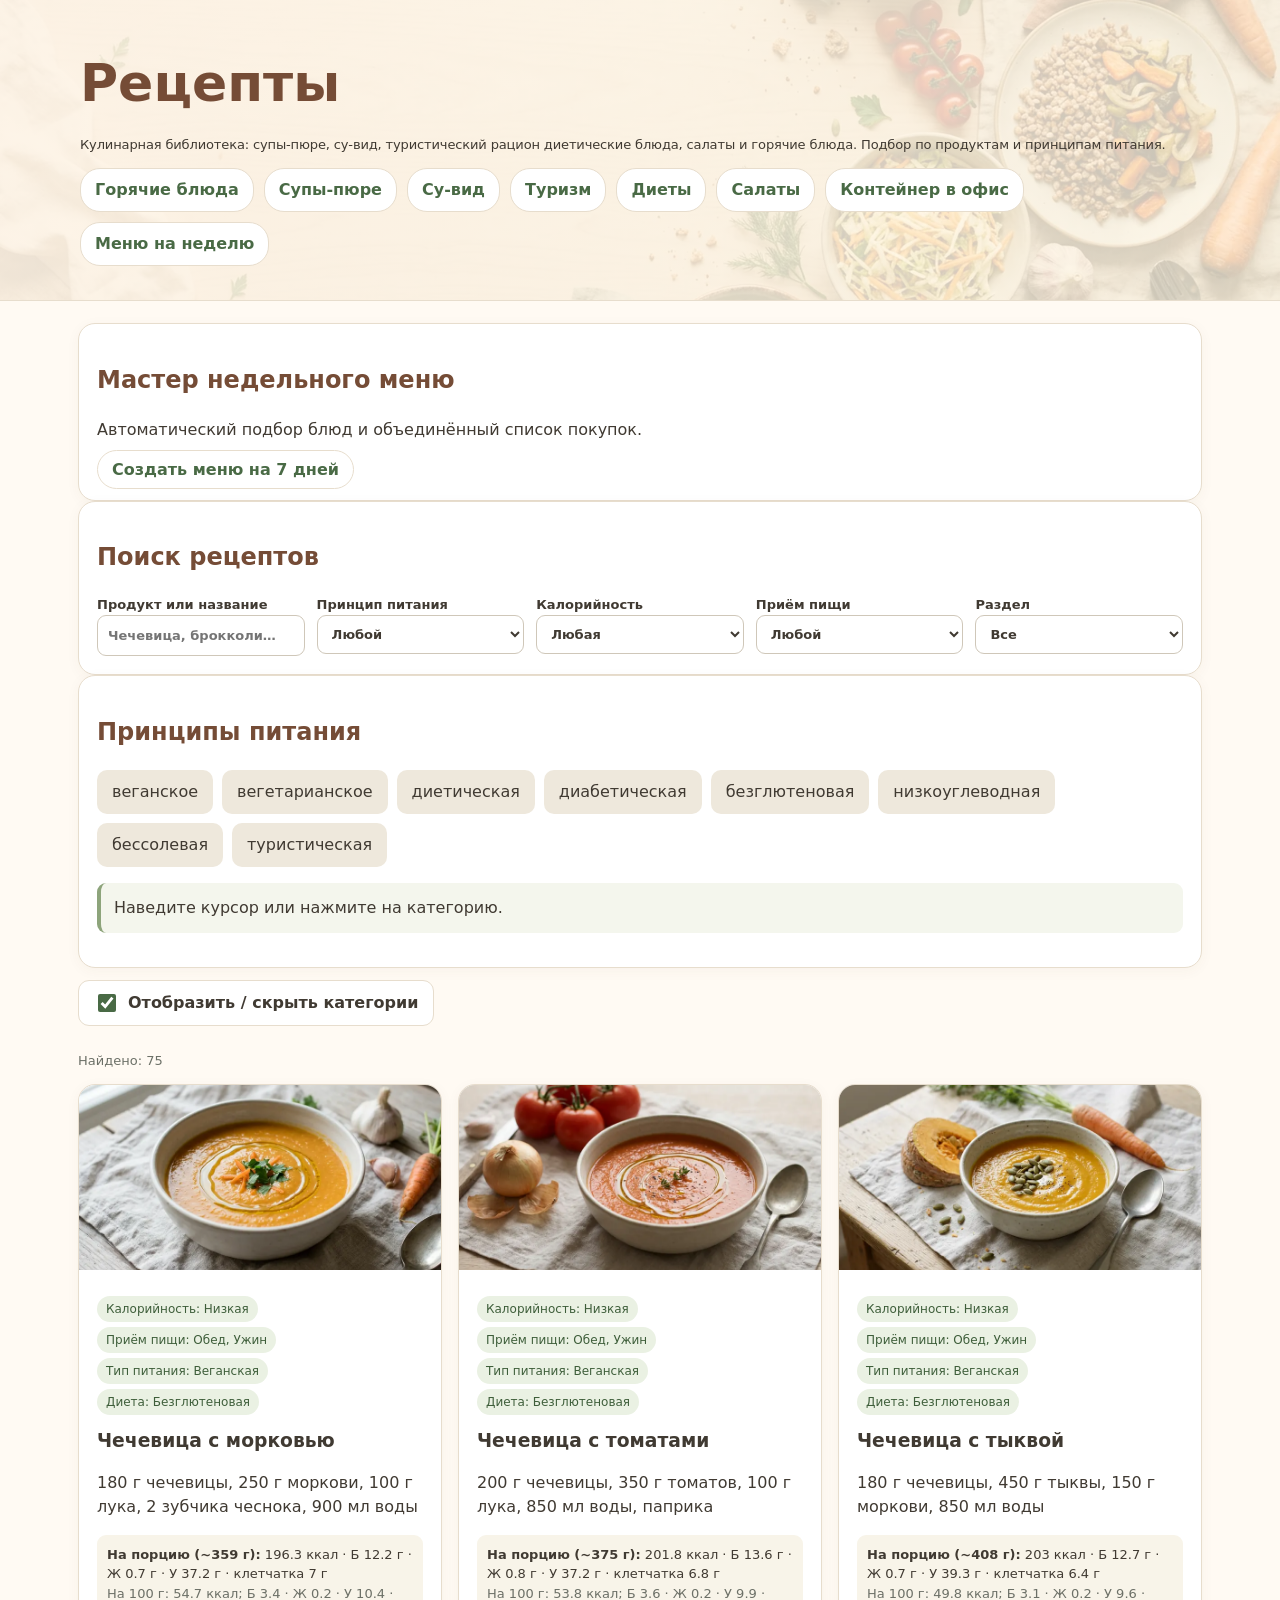
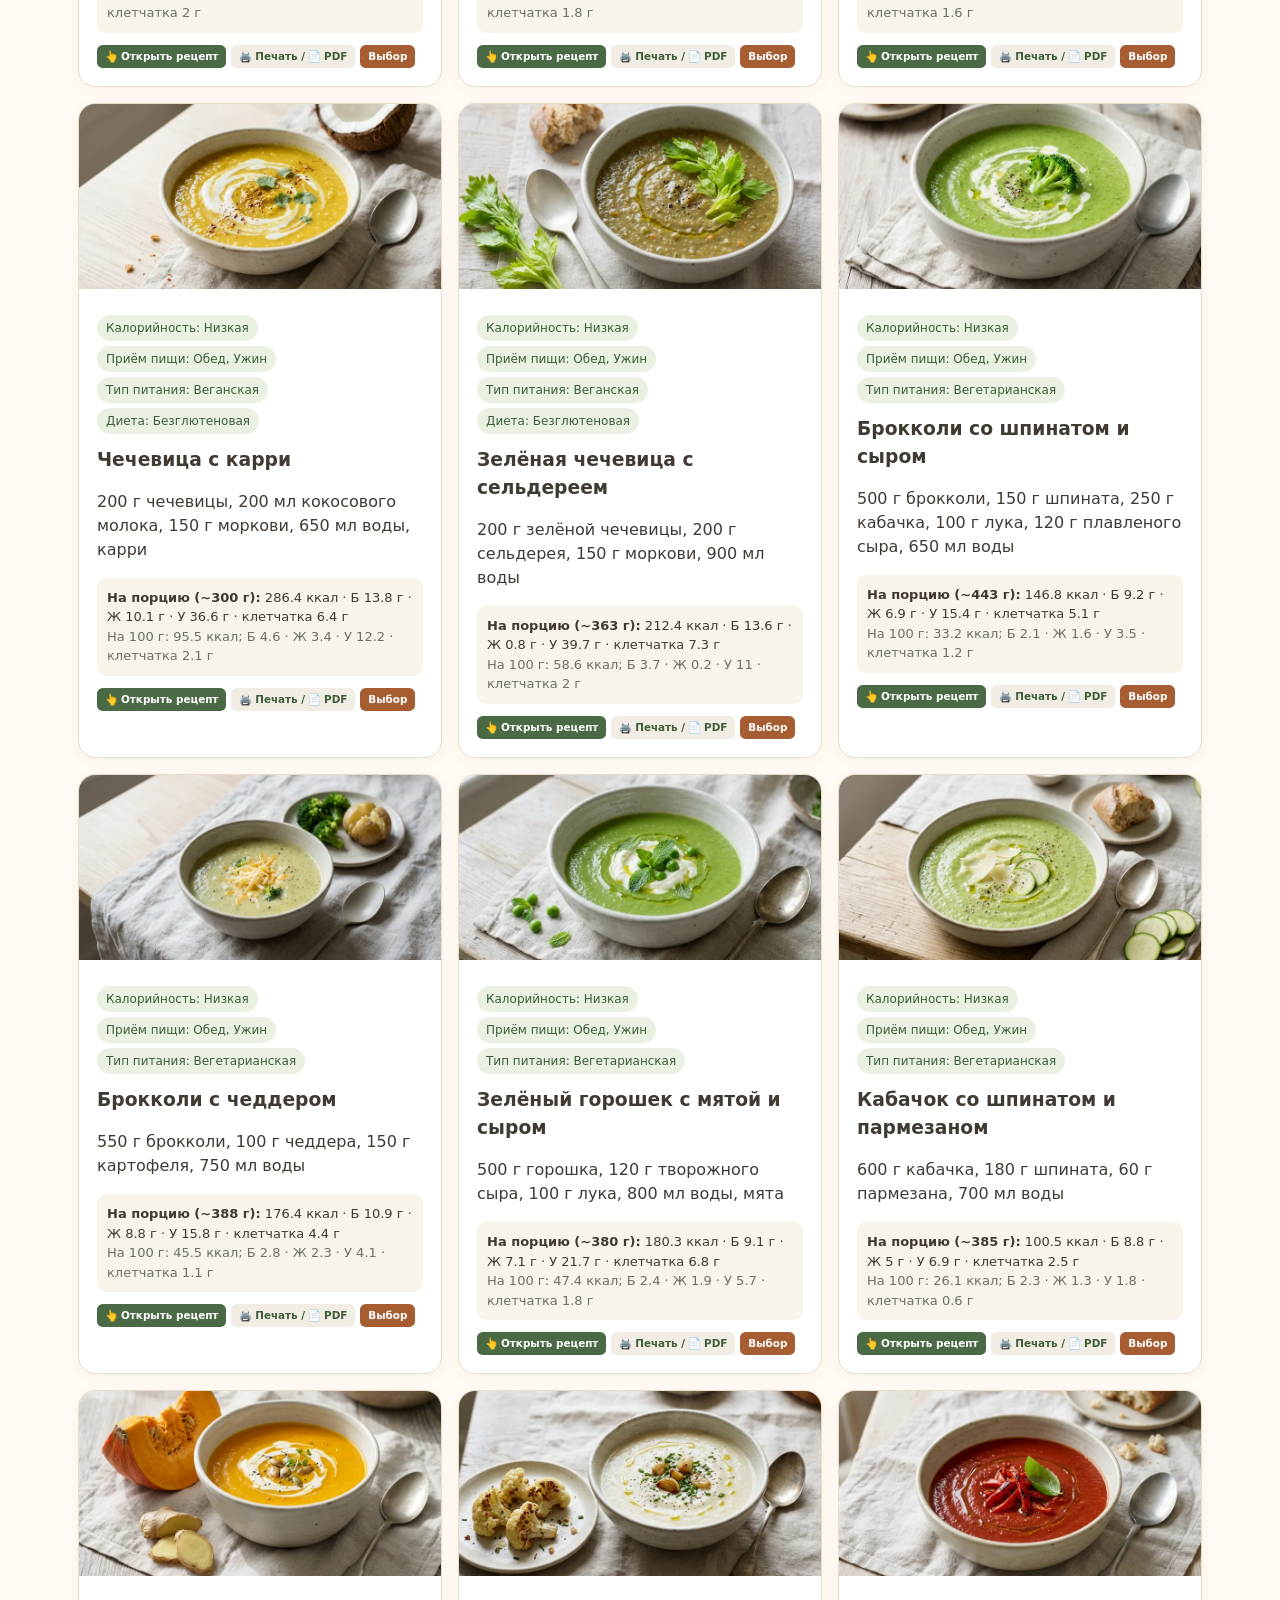
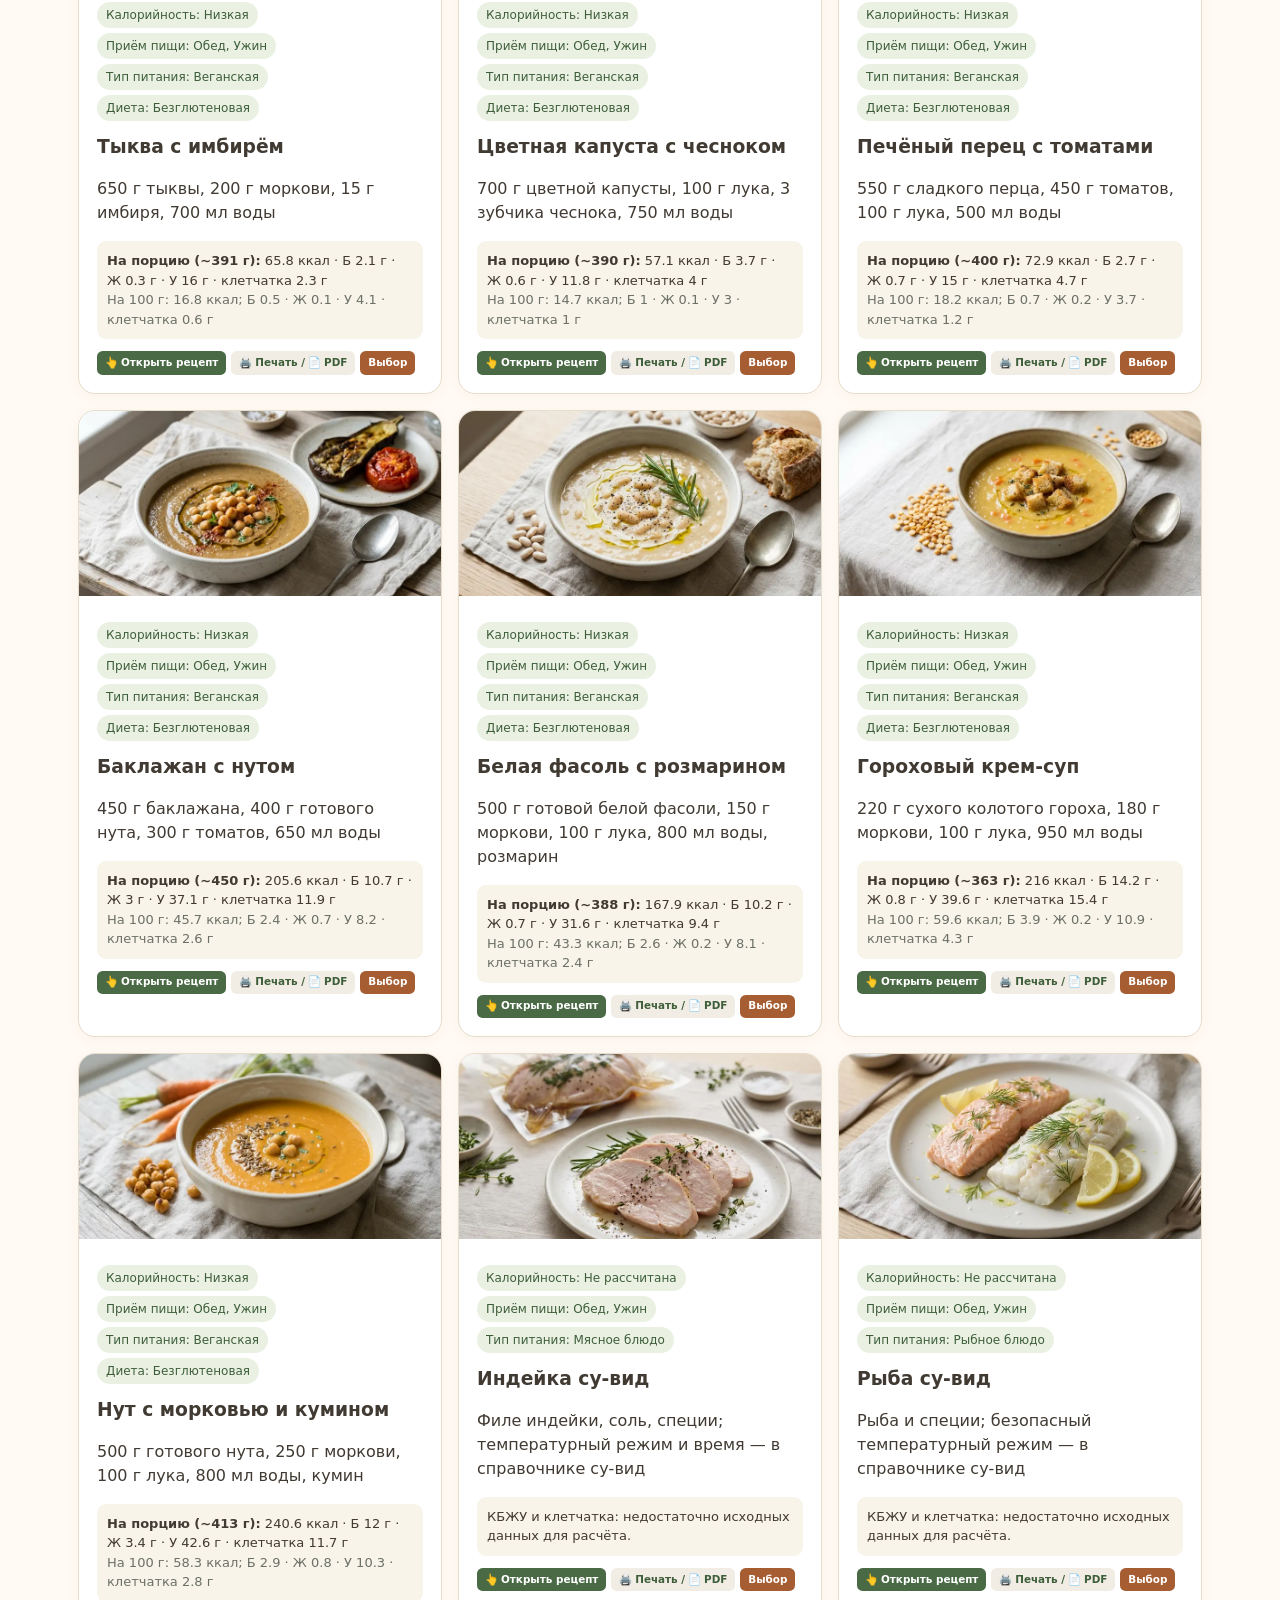
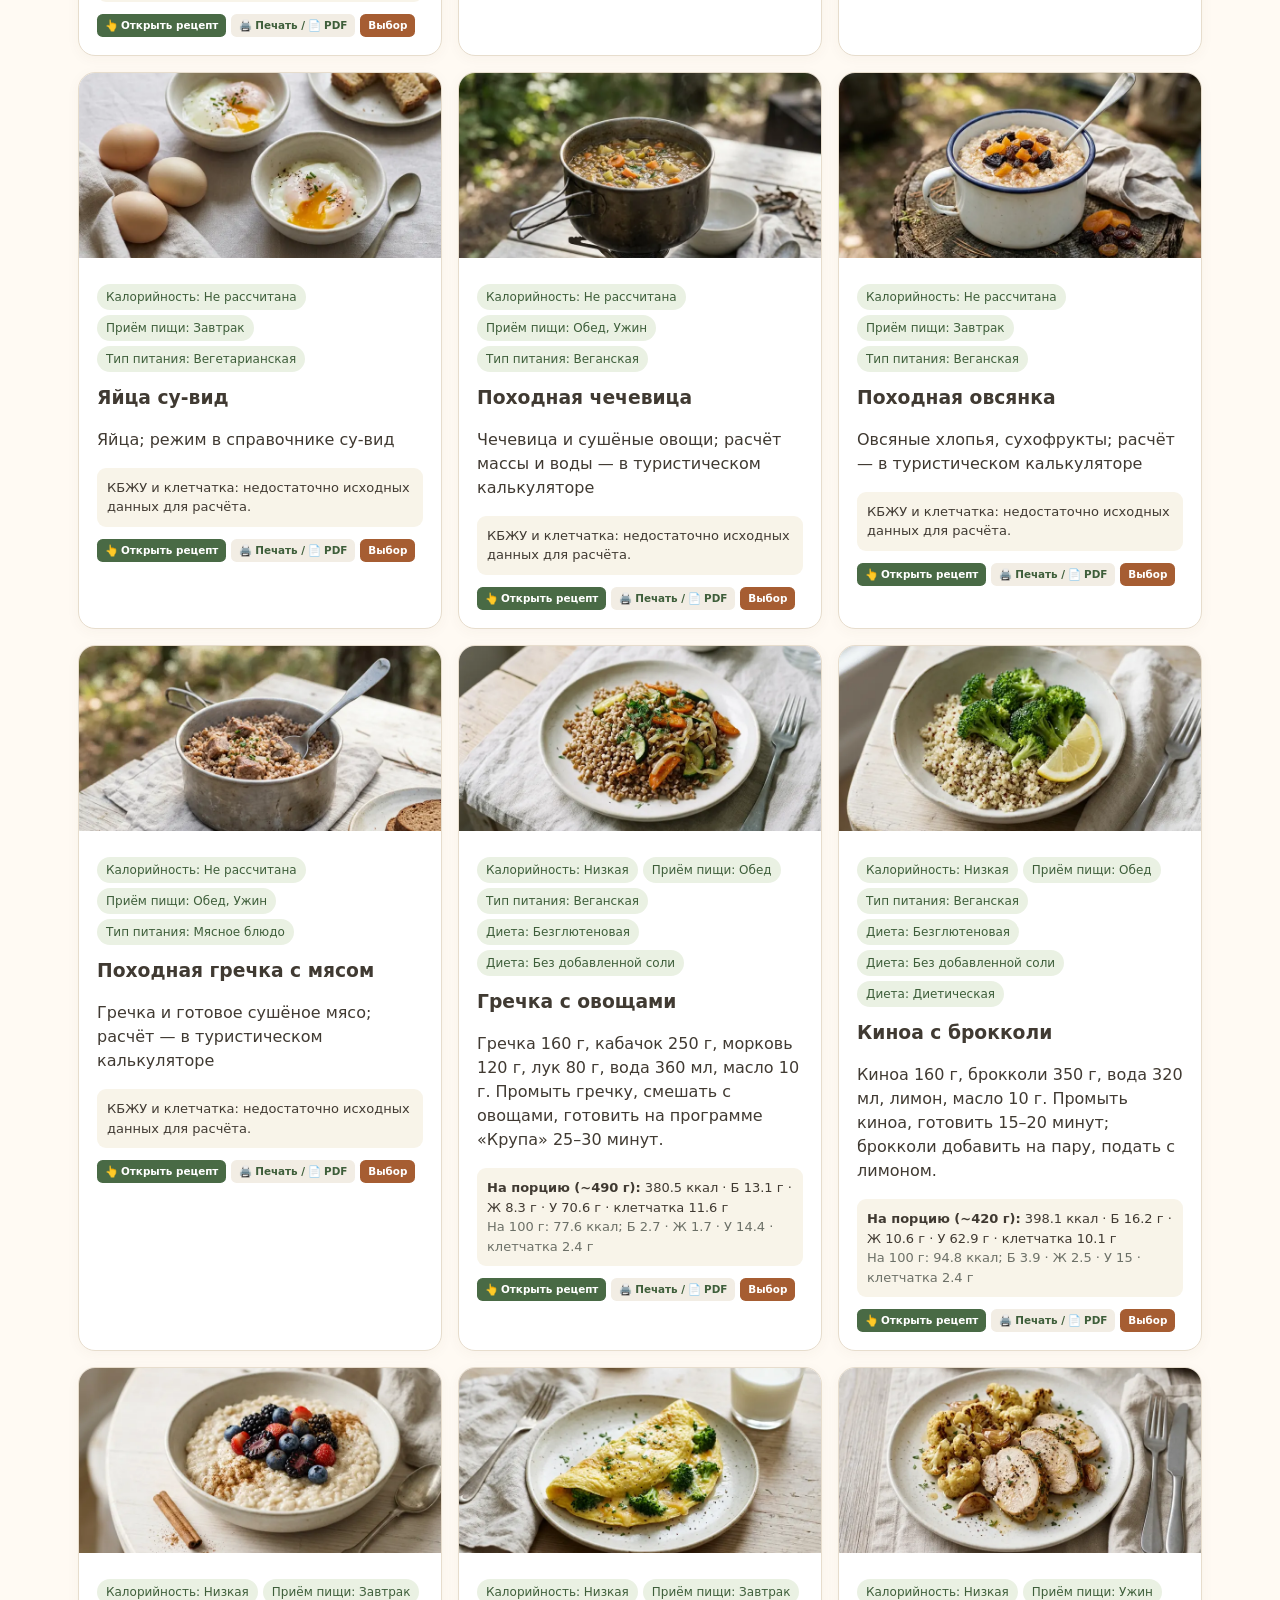
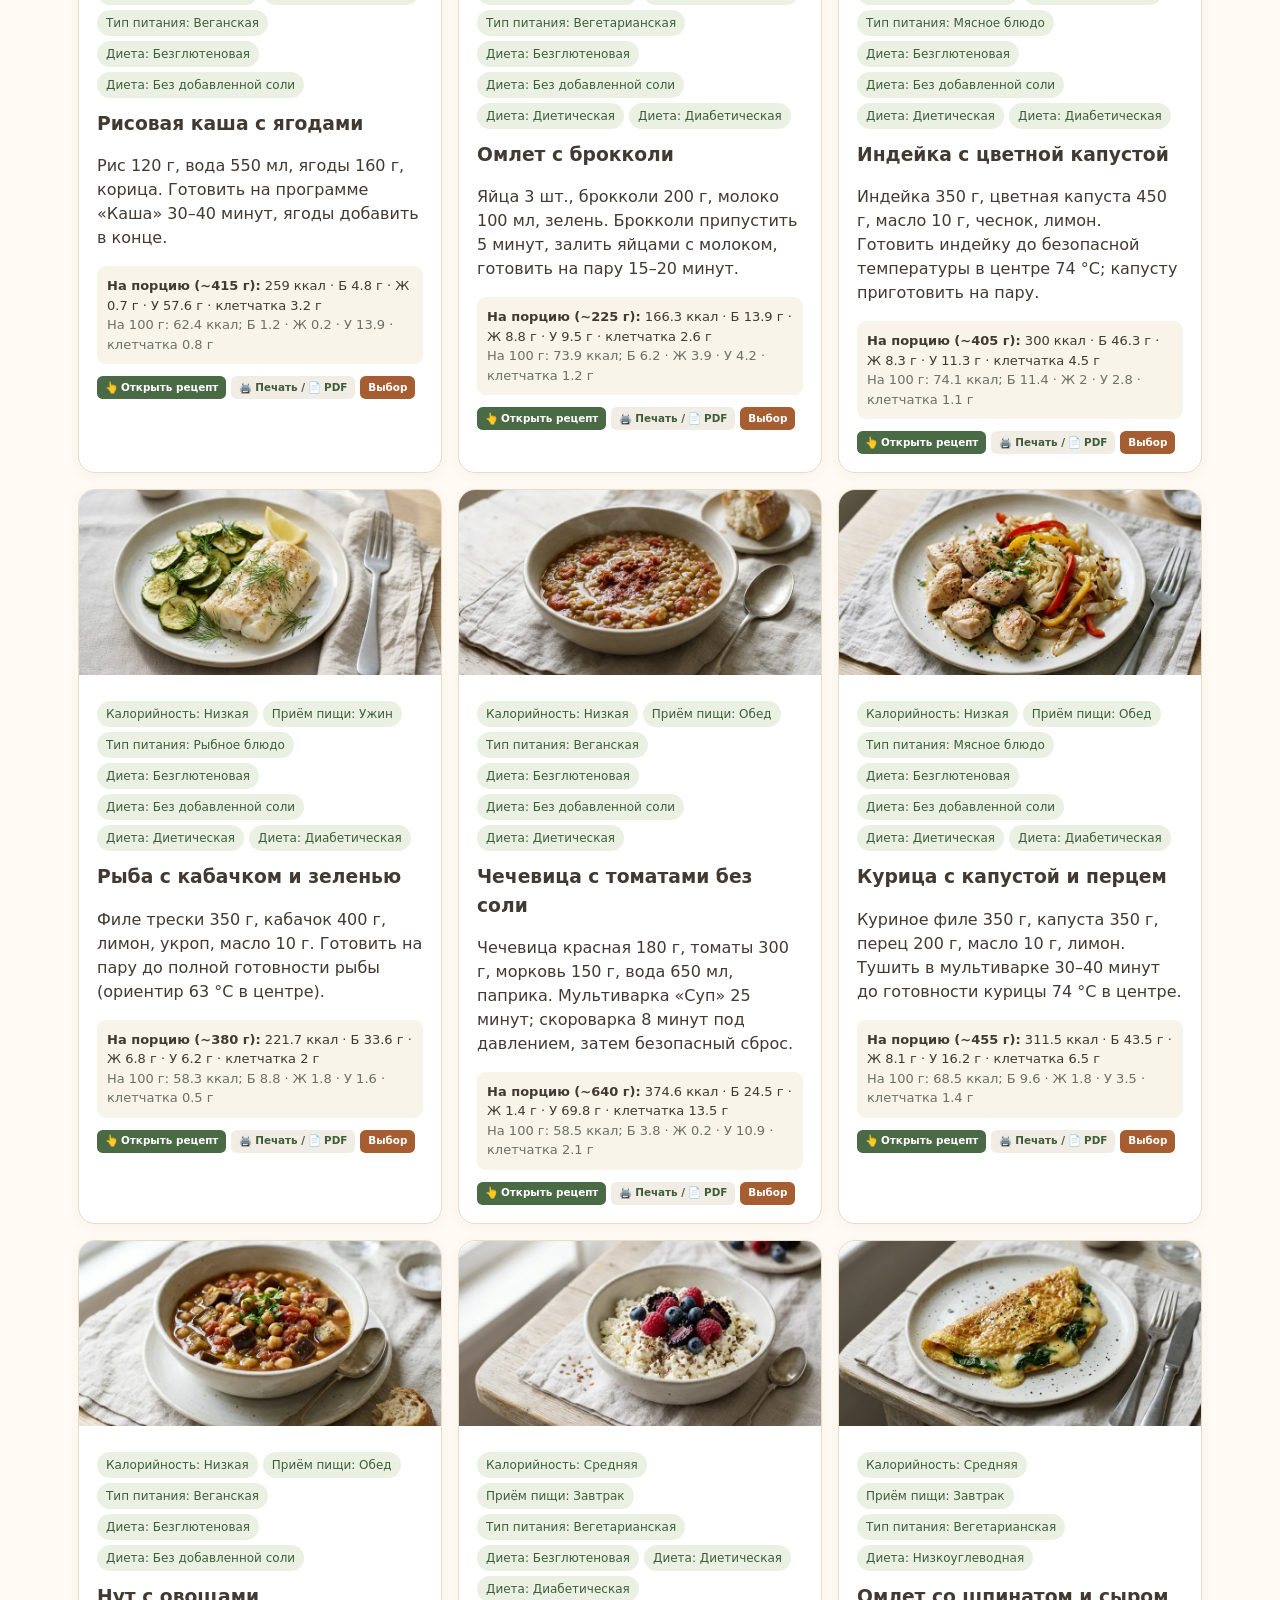
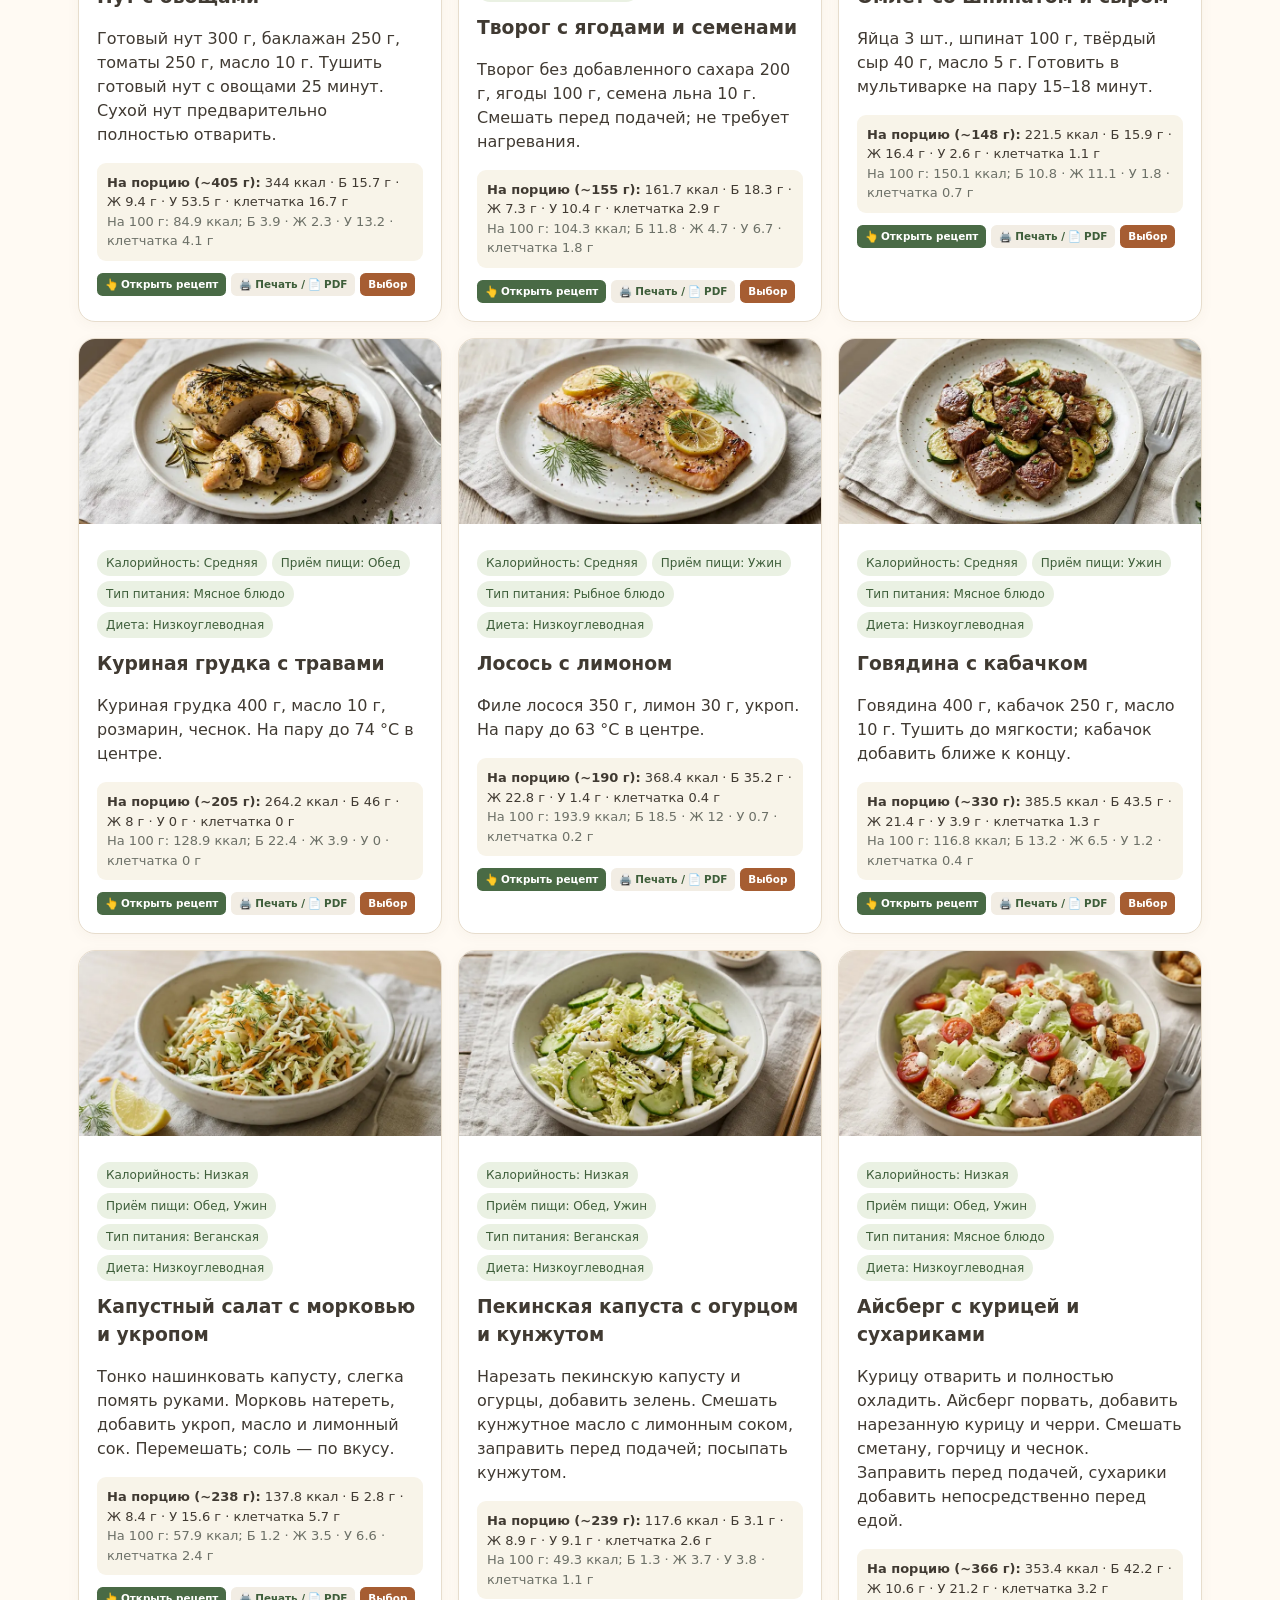
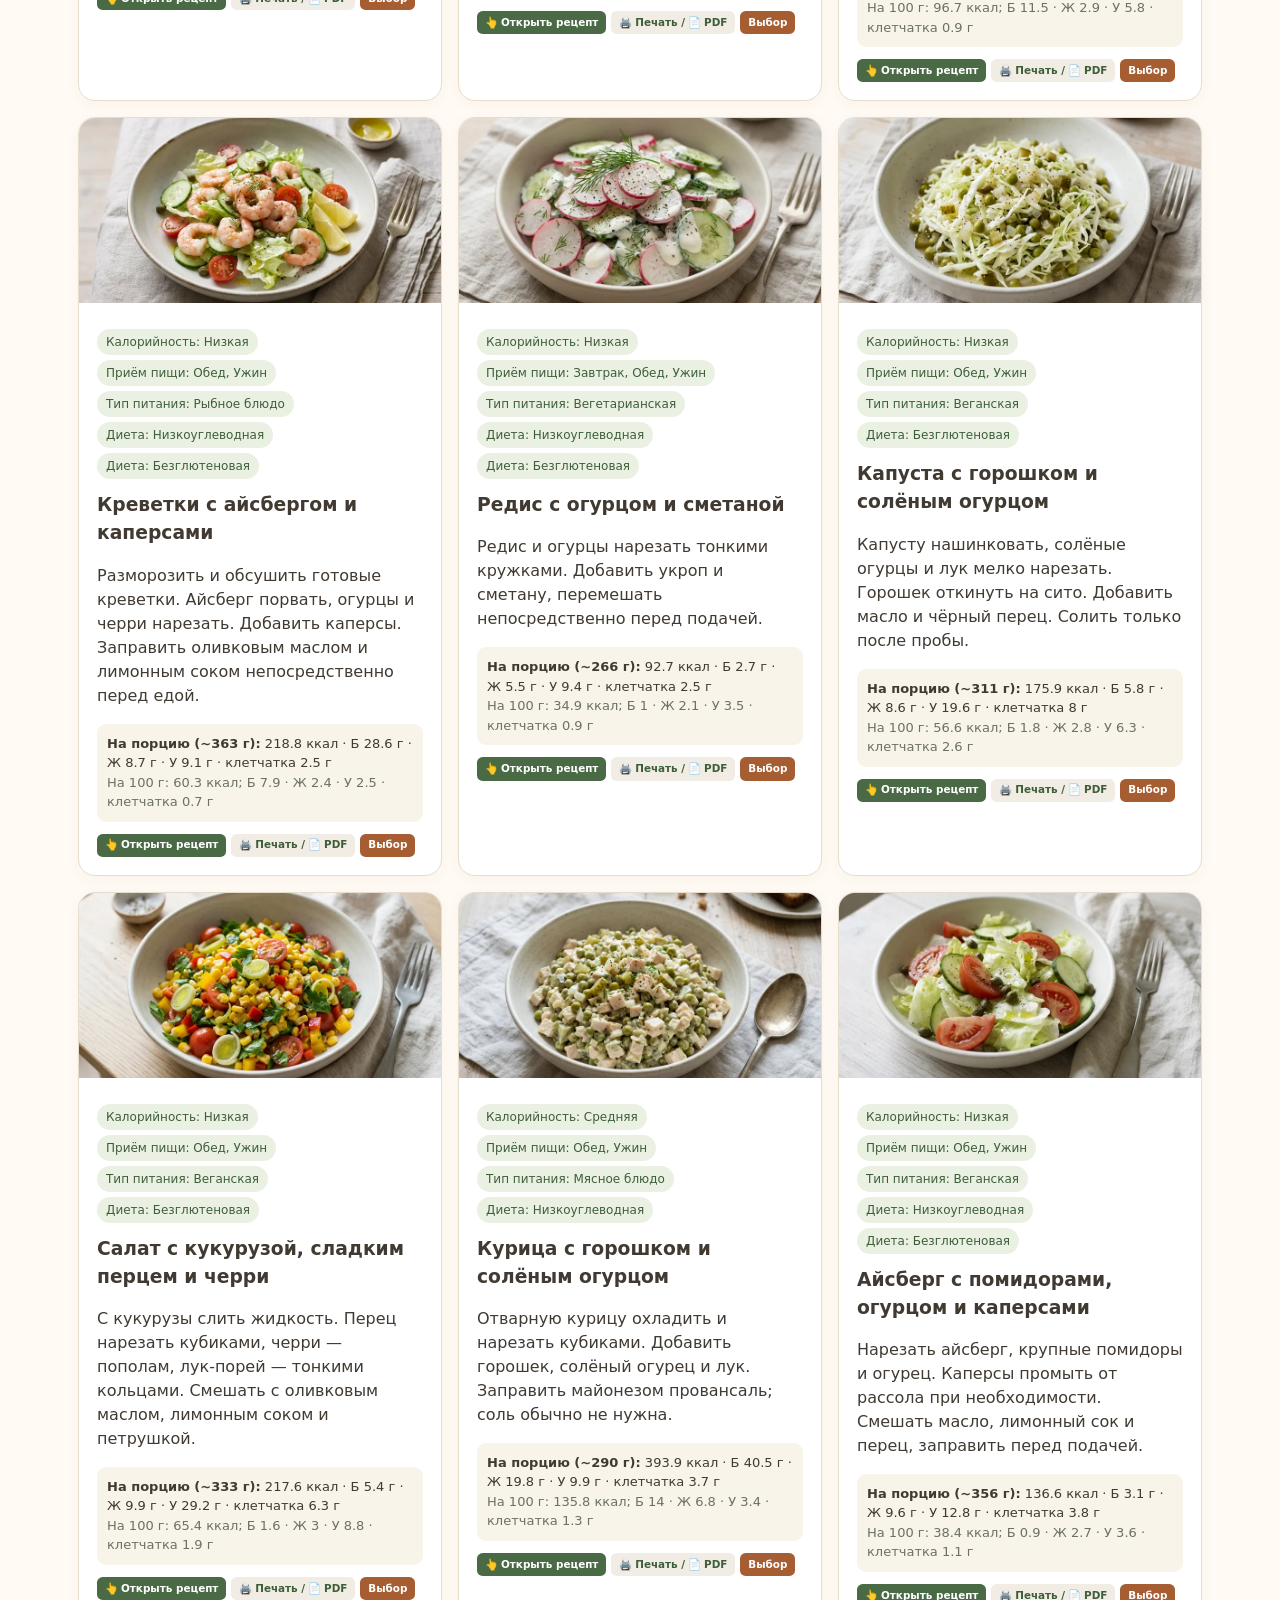
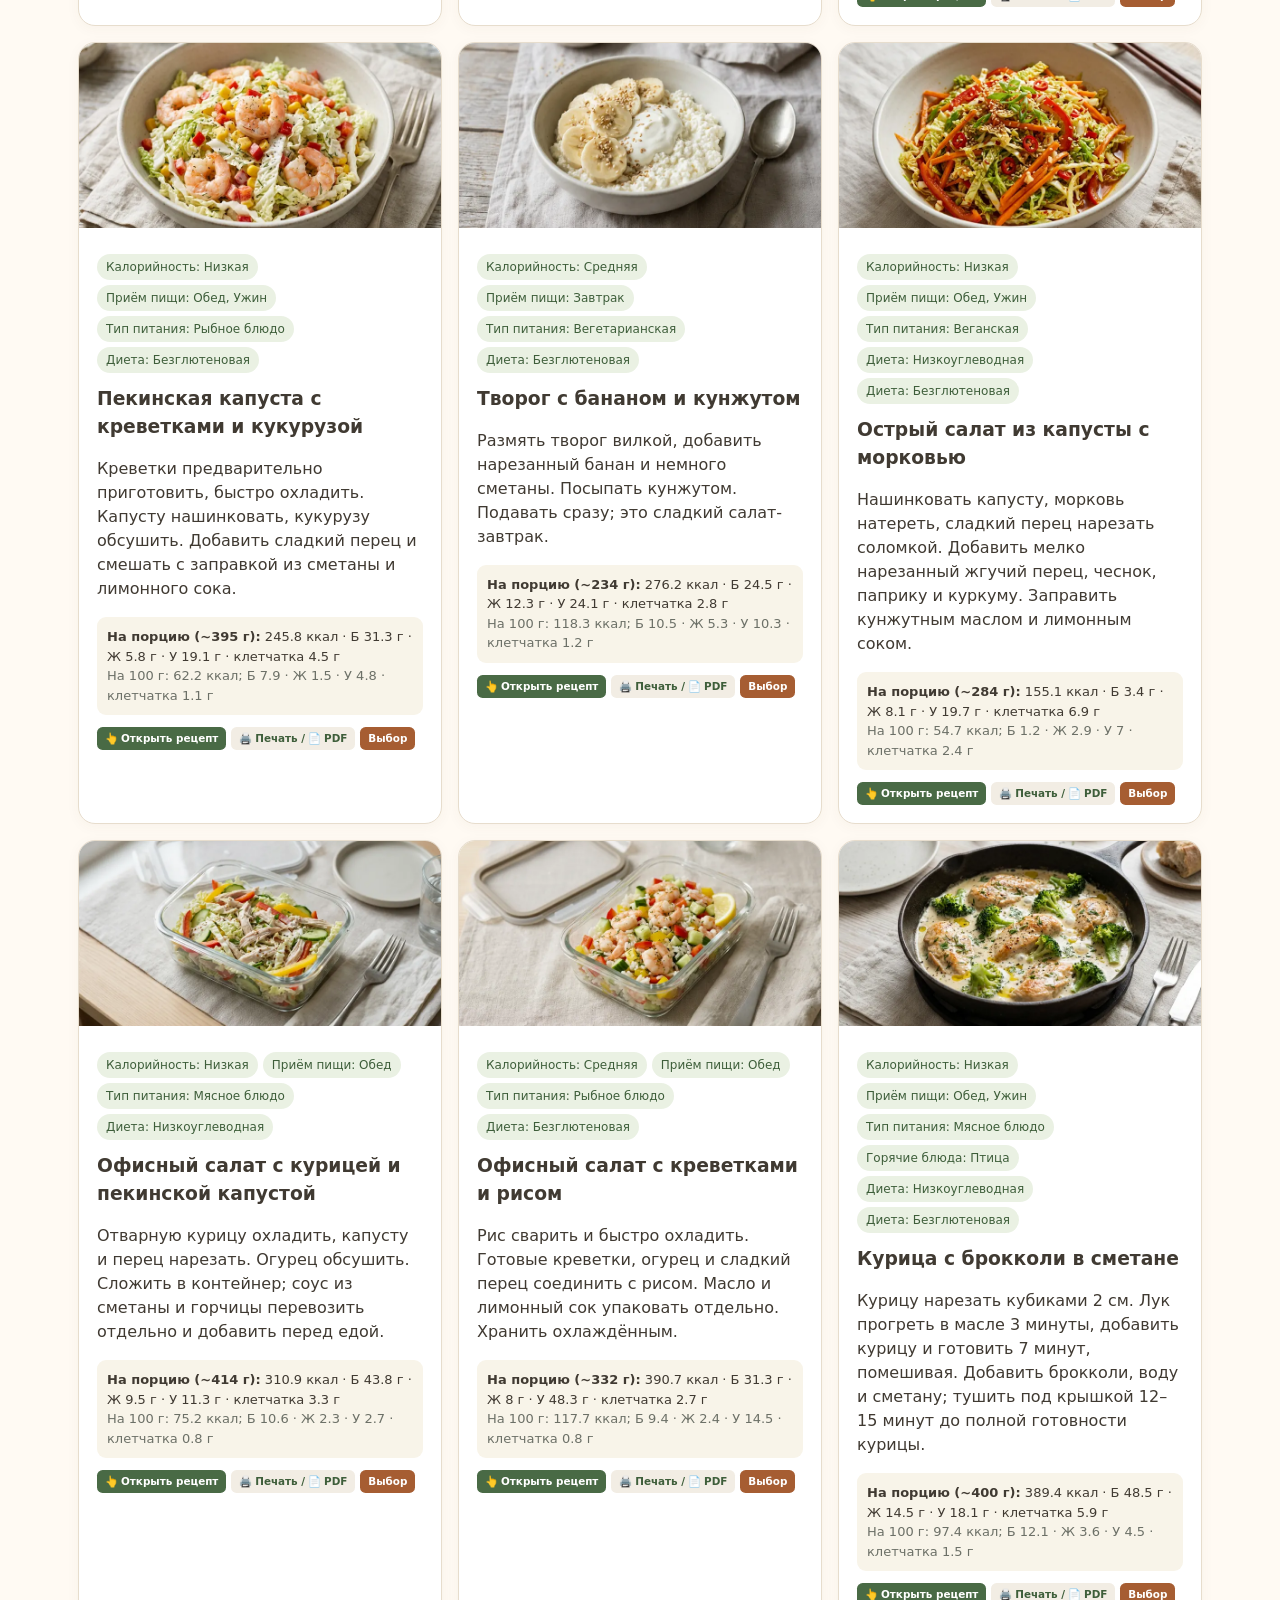
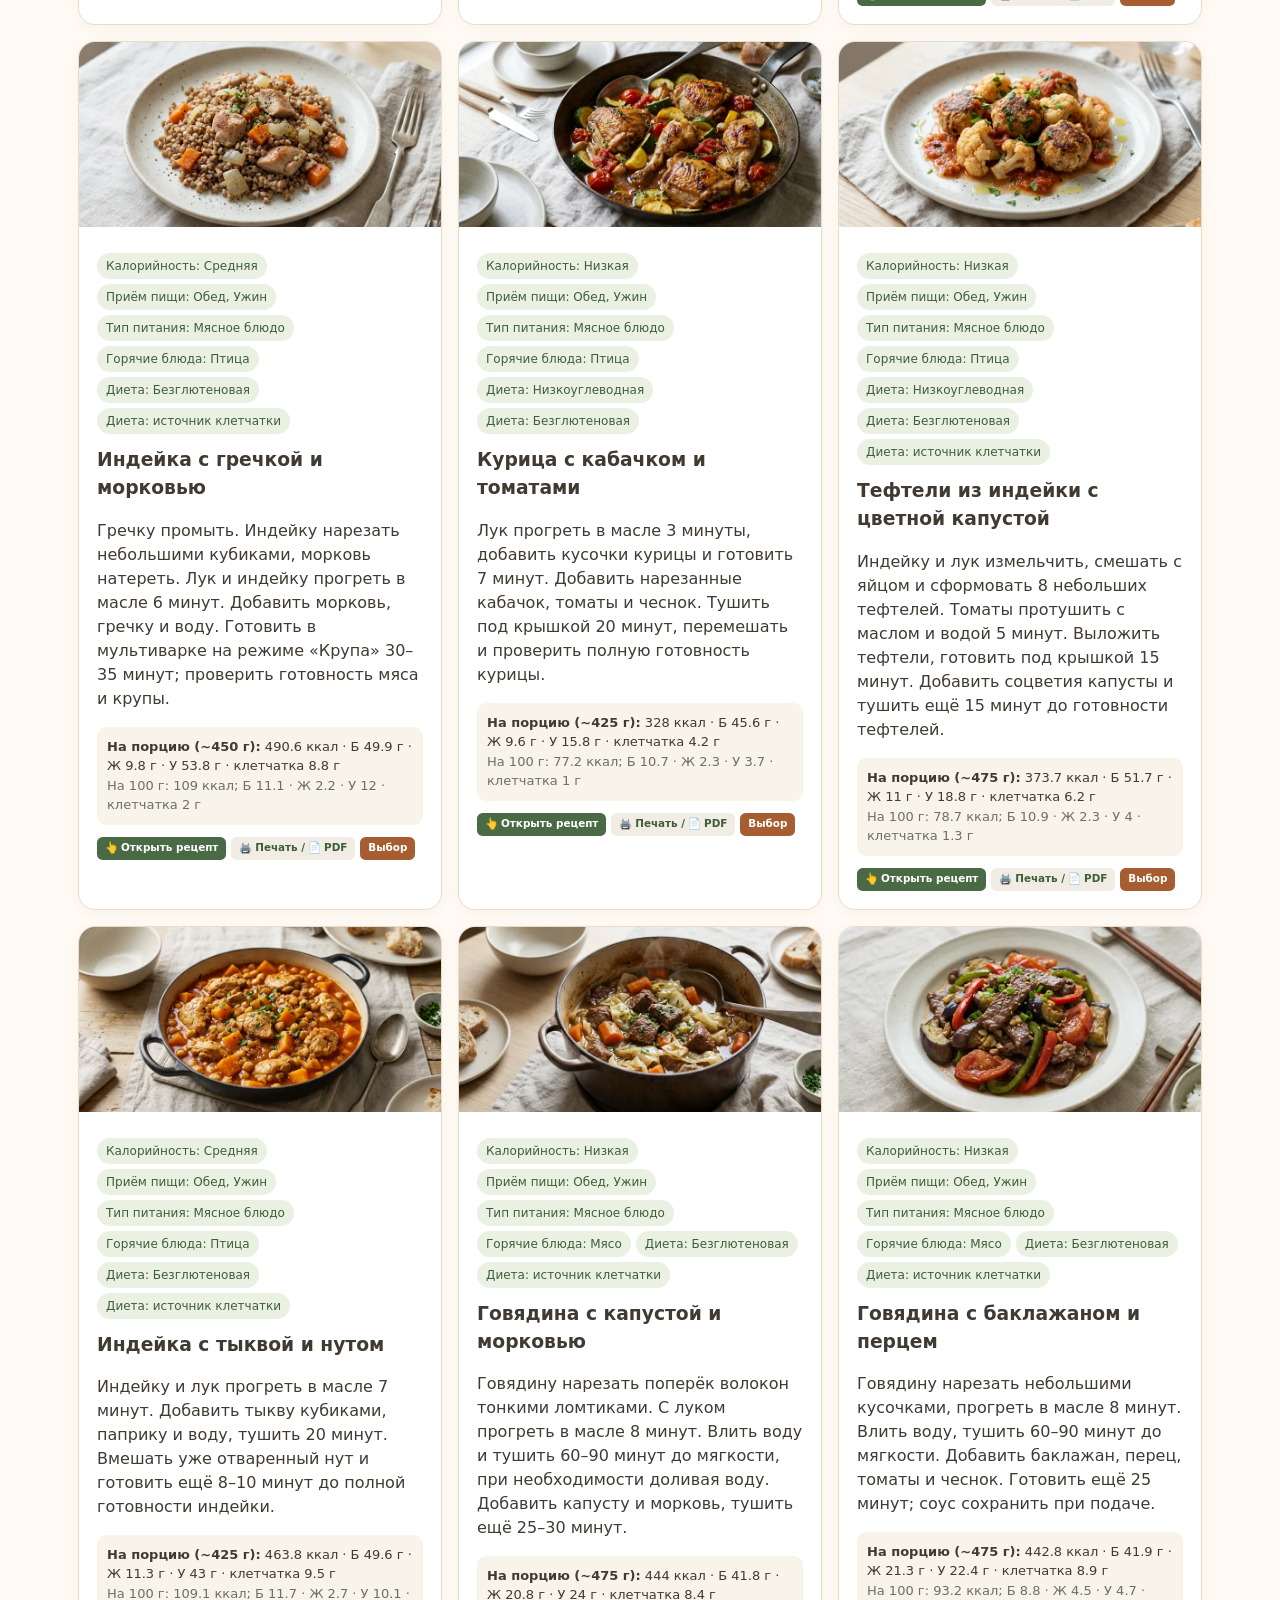
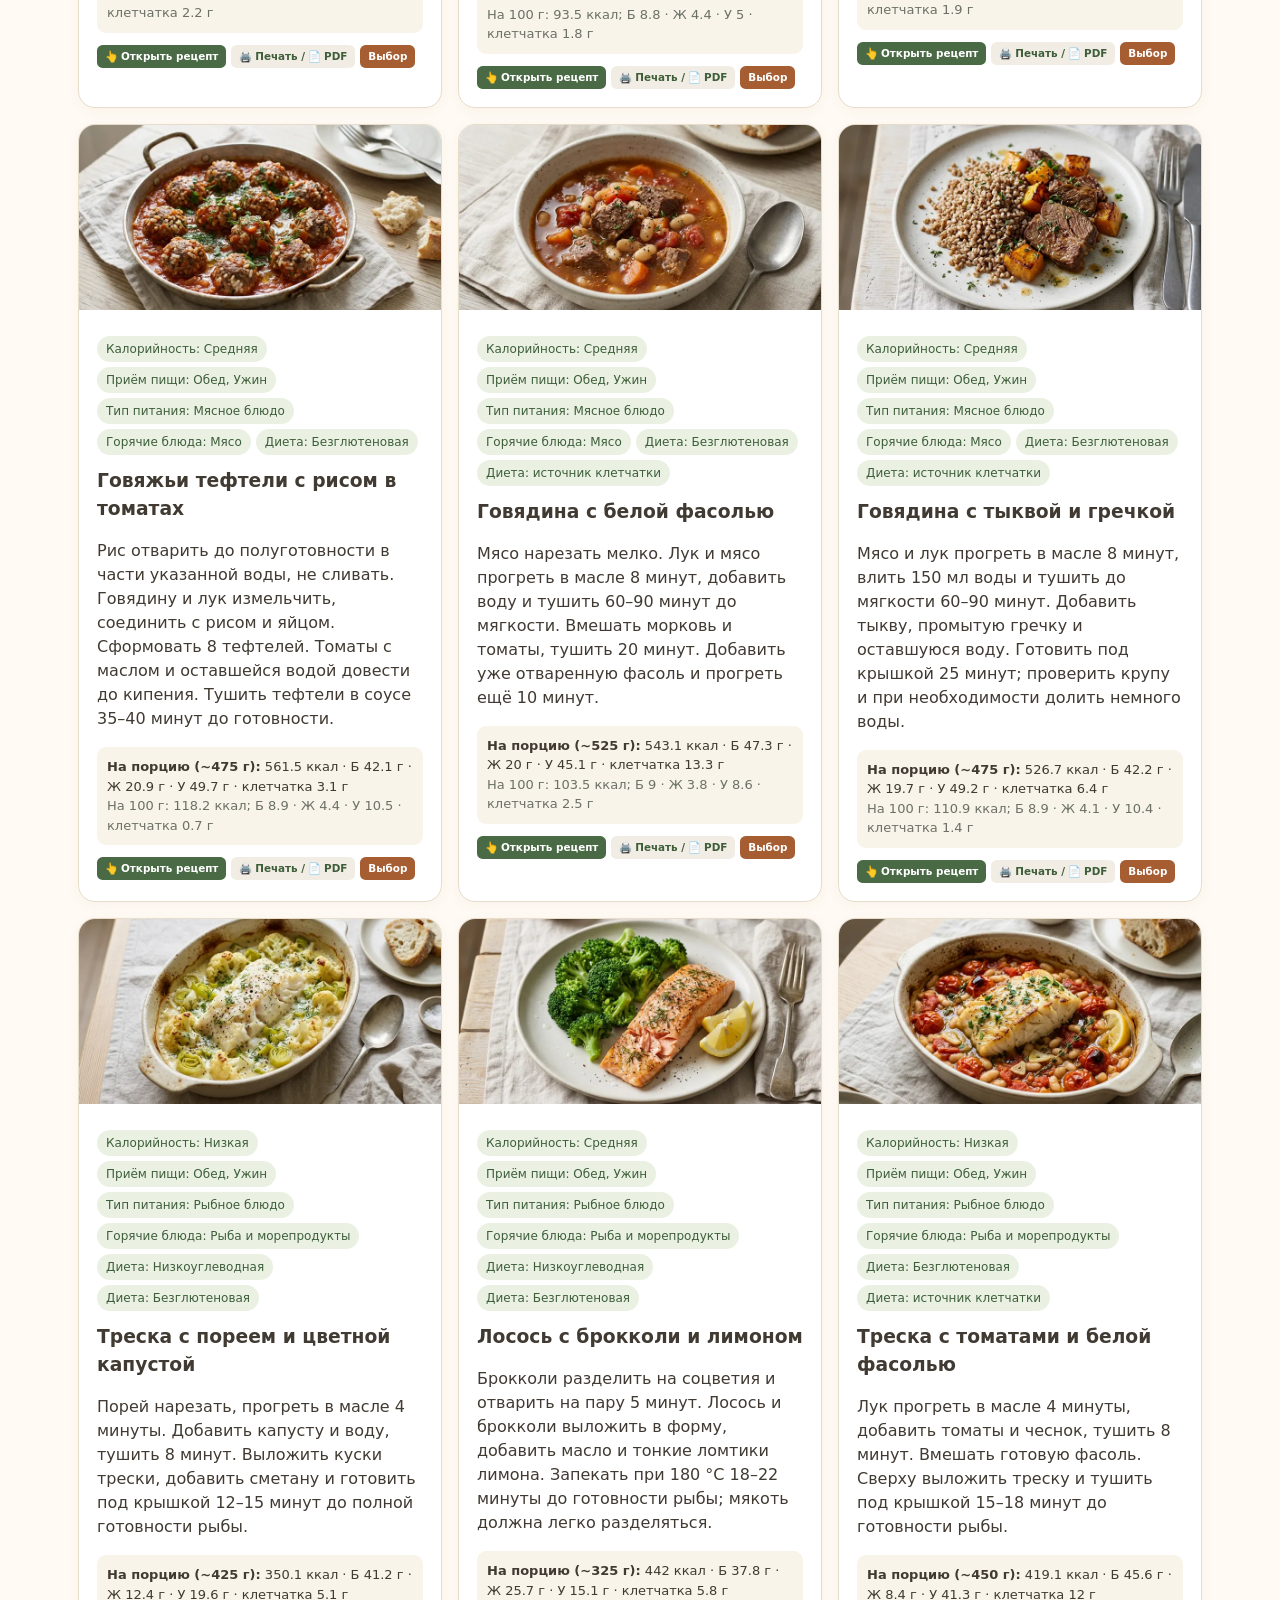
<file: index.html>
<!doctype html><html lang="ru"><head><meta charset="utf-8"><meta name="viewport" content="width=device-width,initial-scale=1"><title>Рецепты — кулинарная библиотека</title><link rel="stylesheet" href="./assets/site.css"><style>.hero{background:linear-gradient(90deg,#fff5e8e8,#fff7e6c9),url('./assets/img/hero.webp') right center/cover}</style></head><body><header class="hero"><h1>Рецепты</h1><p class="hero-subtitle">Кулинарная библиотека: супы-пюре, су-вид, туристический рацион диетические блюда, салаты и горячие блюда. Подбор по продуктам и принципам питания.</p><nav><a href="./hot/">Горячие блюда</a><a href="./soups/">Супы-пюре</a><a href="./sous-vide/">Су-вид</a><a href="./tourism/">Туризм</a><a href="./diets/">Диеты</a><a href="./salads/">Салаты</a><a href="./office/">Контейнер в офис</a><a href="./menu/">Меню на неделю</a></nav></header><main><section class="panel"><h2>Мастер недельного меню</h2><p>Автоматический подбор блюд и объединённый список покупок.</p><a class="link" href="./menu/">Создать меню на 7 дней</a></section><section class="panel"><h2>Поиск рецептов</h2><div class="filters"><label>Продукт или название<input id="q" placeholder="Чечевица, брокколи…"></label><label>Принцип питания<select id="diet"><option value="">Любой</option><option>веганское</option><option>вегетарианское</option><option>обычное</option><option>мясное</option><option>рыбное</option><option>диетическая</option><option>диабетическая</option><option>безглютеновая</option><option>бессолевая</option><option>низкоуглеводная</option></select></label><label>Калорийность<select id="cal"><option value="">Любая</option><option>низкая</option><option>средняя</option><option>высокая</option></select></label><label>Приём пищи<select id="meal"><option value="">Любой</option><option>завтрак</option><option>обед</option><option>ужин</option></select></label><label>Раздел<select id="section"><option value="">Все</option><option value="горячее">Горячие блюда</option><option value="супы">Супы-пюре</option><option value="су-вид">Су-вид</option><option value="туризм">Туризм</option><option value="диеты">Диетические блюда</option><option value="салаты">Салаты</option></select></label></div></section><section class="panel"><h2>Принципы питания</h2><div id="dietButtons" class="diet-buttons"></div><p id="dietExplain" class="diet-explain">Наведите курсор или нажмите на категорию.</p></section><div id="categoryToggle"></div><p id="count" class="muted"></p><section id="cards" class="cards"></section><p class="muted">Калорийность: низкая — до 100 ккал/100 г, средняя — 100–200, высокая — свыше 200. Расчёты КБЖУ ориентировочные: по средним значениям ингредиентов без учёта потери воды при готовке. Для блюд без полной рецептуры показатели не выводятся.</p><section class="panel feedback"><h2>Отзывы и предложения</h2><label for="feedback">Сообщение</label><textarea id="feedback" placeholder="Предложите рецепт или сообщите об ошибке"></textarea><div class="actions"><button onclick="sendFeedback('email')">E-mail</button><button onclick="sendFeedback('telegram')">Telegram</button><button onclick="sendFeedback('whatsapp')">WhatsApp</button></div><small>Сообщение открывается в выбранном приложении и не отправляется автоматически.</small></section></main><script src="./assets/recipes-data.js"></script><script src="./assets/recipe-ui.js"></script><script>function sendFeedback(type){const msg=document.getElementById('feedback').value.trim();if(!msg){alert('Сначала напишите сообщение');return}const body='Отзыв о сайте «Рецепты»:\n'+msg;if(type==='email')location.href='mailto:vdlimar@gmail.com?subject='+encodeURIComponent('Отзыв о сайте Рецепты')+'&body='+encodeURIComponent(body);if(type==='telegram')window.open('https://t.me/share/url?url='+encodeURIComponent(location.origin+location.pathname)+'&text='+encodeURIComponent(body),'_blank','noopener');if(type==='whatsapp')window.open('https://api.whatsapp.com/send?text='+encodeURIComponent(body),'_blank','noopener')}const principles={веганское:'Исключаются все продукты животного происхождения. Контролируйте белок, витамин B12, железо, кальций и йод.',вегетарианское:'Исключаются мясо и рыба; молочные продукты и яйца допустимы в лакто-ово-варианте. Важны белок, железо и B12.',диетическая:'Сбалансированный рацион по индивидуальной энергетической потребности: овощи, цельные крупы, достаточный белок, умеренность в насыщенных жирах и добавленном сахаре.',диабетическая:'Учитывайте общее количество углеводов и размер порций, предпочитайте клетчатку и минимально обработанные продукты. «Без сахара» не означает «без углеводов». Подбор индивидуален.',безглютеновая:'Исключаются пшеница, рожь, ячмень и продукты с их глютеном. При целиакии необходим контроль перекрёстного загрязнения и сертифицированные ингредиенты.',низкоуглеводная:'Ограничение углеводов, но не обязательно их полное исключение. Даже яйца, сыр и овощи содержат небольшие количества углеводов. Строгая кетогенная диета требует отдельного контроля и не подходит всем, особенно при лечении диабета.',бессолевая:'Готовить без добавления поваренной соли, выбирать продукты с низким содержанием натрия. Это не означает полного отсутствия натрия. Калиевые заменители соли требуют осторожности при заболеваниях почек.',туристическая:'Оценивать калорийность, белок, вес, воду, топливо, срок хранения и безопасность упаковки. Герметичный пакет сам по себе не делает еду безопасной при комнатной температуре.'};
const data=window.RECIPES_DATA;const $=id=>document.getElementById(id);const escapeHtml=x=>String(x).replace(/[&<>"']/g,c=>({'&':'&amp;','<':'&lt;','>':'&gt;','"':'&quot;',"'":'&#39;'}[c]));function nutrition(r){if(!r.nutrition)return '<div class="nutr">КБЖУ и клетчатка: недостаточно исходных данных для расчёта.</div>';let n=r.nutrition.perPortion;return '<div class="nutr"><b>На порцию (~'+r.nutrition.portionG+' г):</b> '+n[0]+' ккал · Б '+n[1]+' г · Ж '+n[2]+' г · У '+n[3]+' г · клетчатка '+n[4]+' г<br><small>На 100 г: '+r.nutrition.per100[0]+' ккал; Б '+r.nutrition.per100[1]+' · Ж '+r.nutrition.per100[2]+' · У '+r.nutrition.per100[3]+' · клетчатка '+r.nutrition.per100[4]+' г</small></div>'}function draw(){let q=$('q').value.toLowerCase().trim(),diet=$('diet').value,cal=$('cal').value,meal=$('meal').value,section=$('section').value;let a=data.filter(x=>(x.name+' '+x.ingredients).toLowerCase().includes(q)&&(!diet||diet==='обычное'||x.diet===diet||(diet==='вегетарианское'&&x.diet==='веганское')||x.tags.includes(diet))&&(!cal||x.cal===cal)&&(!meal||x.meal.includes(meal))&&(!section||x.section===section));$('count').textContent='Найдено: '+a.length;$('cards').innerHTML=a.map(x=>'<article class="card"><img loading="lazy" src="'+x.image+'" alt="Иллюстрация: '+escapeHtml(x.name)+'"><div class="inside">'+window.RECIPES_UI.tags(x)+'<h3>'+escapeHtml(x.name)+'</h3><p>'+escapeHtml(x.formula)+'</p>'+nutrition(x)+window.RECIPES_UI.actions(x,'./')+'</div></article>').join('')||'<p>Подходящих блюд не найдено.</p>'}const buttons=$('dietButtons');Object.entries(principles).forEach(([name,desc])=>{let b=document.createElement('button');b.textContent=name;b.title=desc;b.onmouseenter=b.onfocus=()=>{$('dietExplain').textContent=desc};b.onclick=()=>{if(name==='туристическая'){$('section').value='туризм';$('diet').value=''}else{$('diet').value=name;$('section').value=''}$('dietExplain').textContent=desc;draw()};buttons.appendChild(b)});document.querySelectorAll('input,select').forEach(x=>x.addEventListener('input',draw));$('categoryToggle').innerHTML=window.RECIPES_UI.toggle();window.RECIPES_UI.initToggle();draw();</script></body></html>
</file>
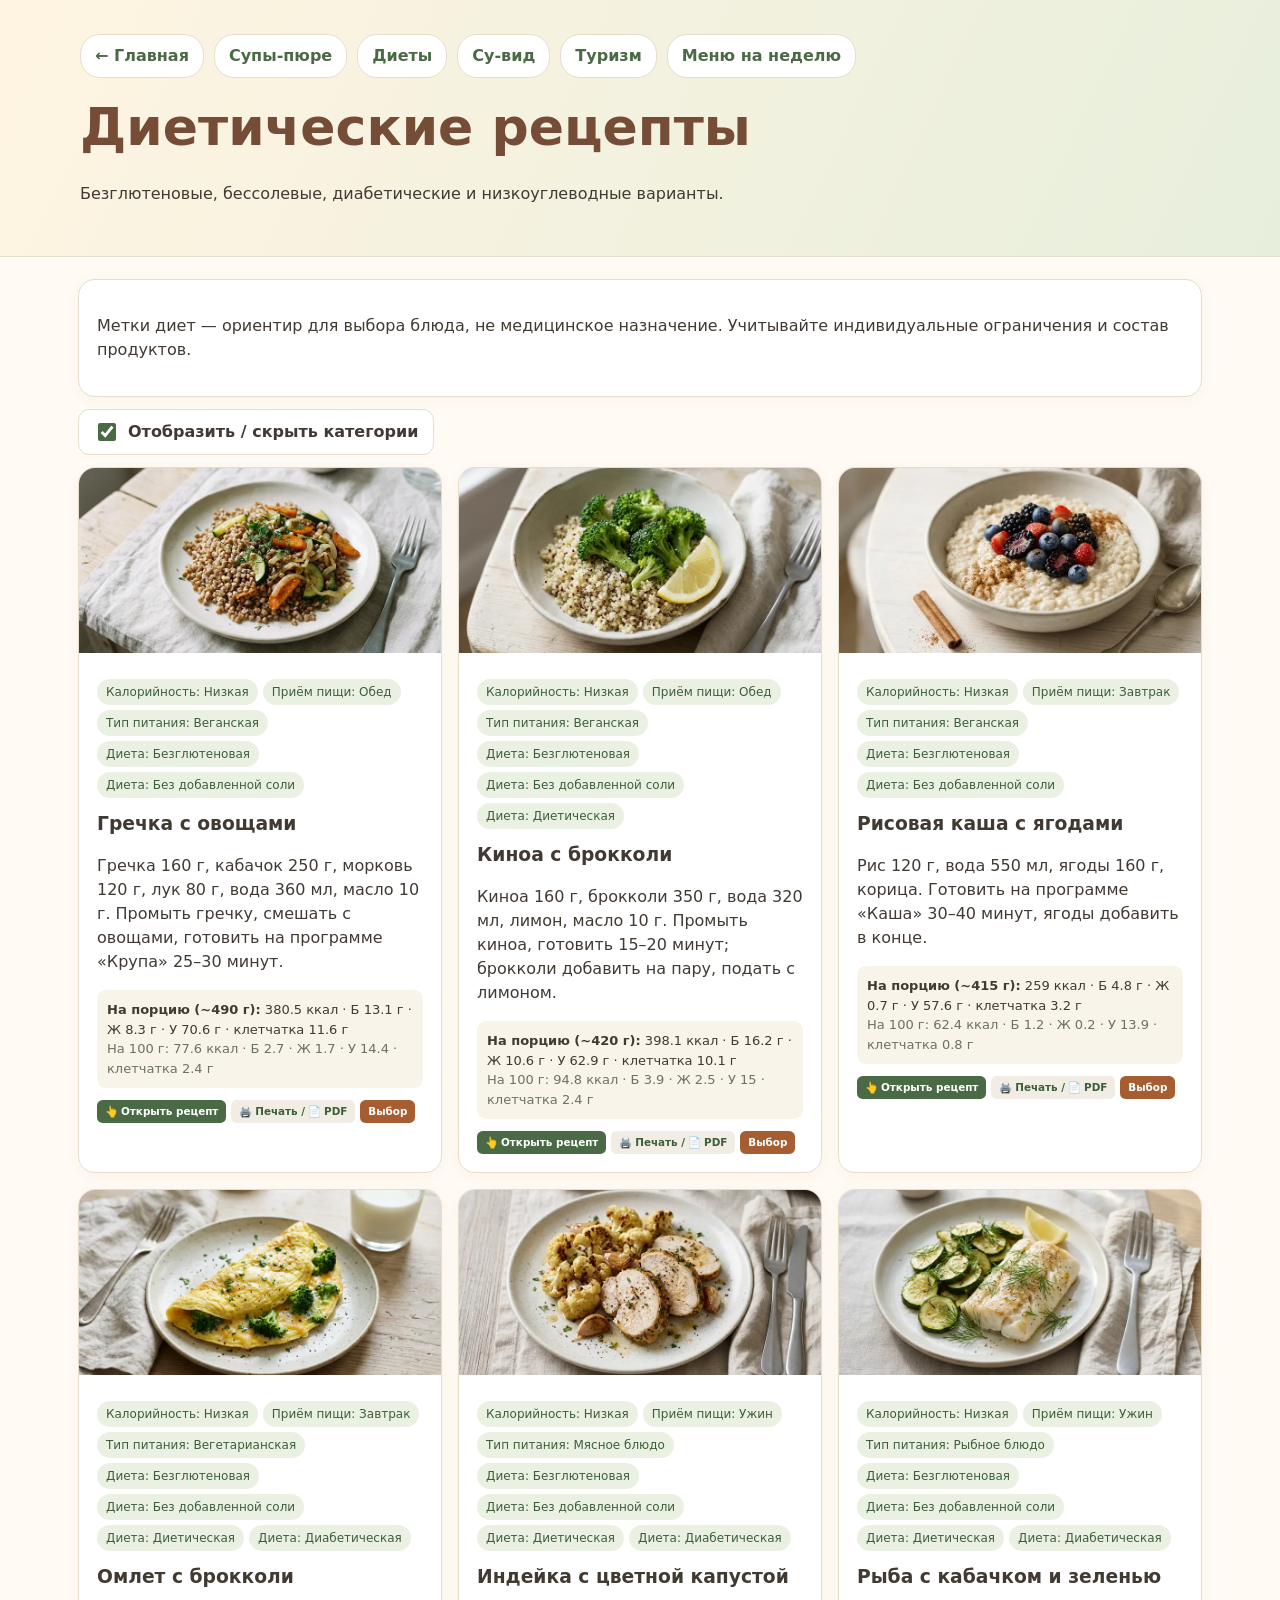
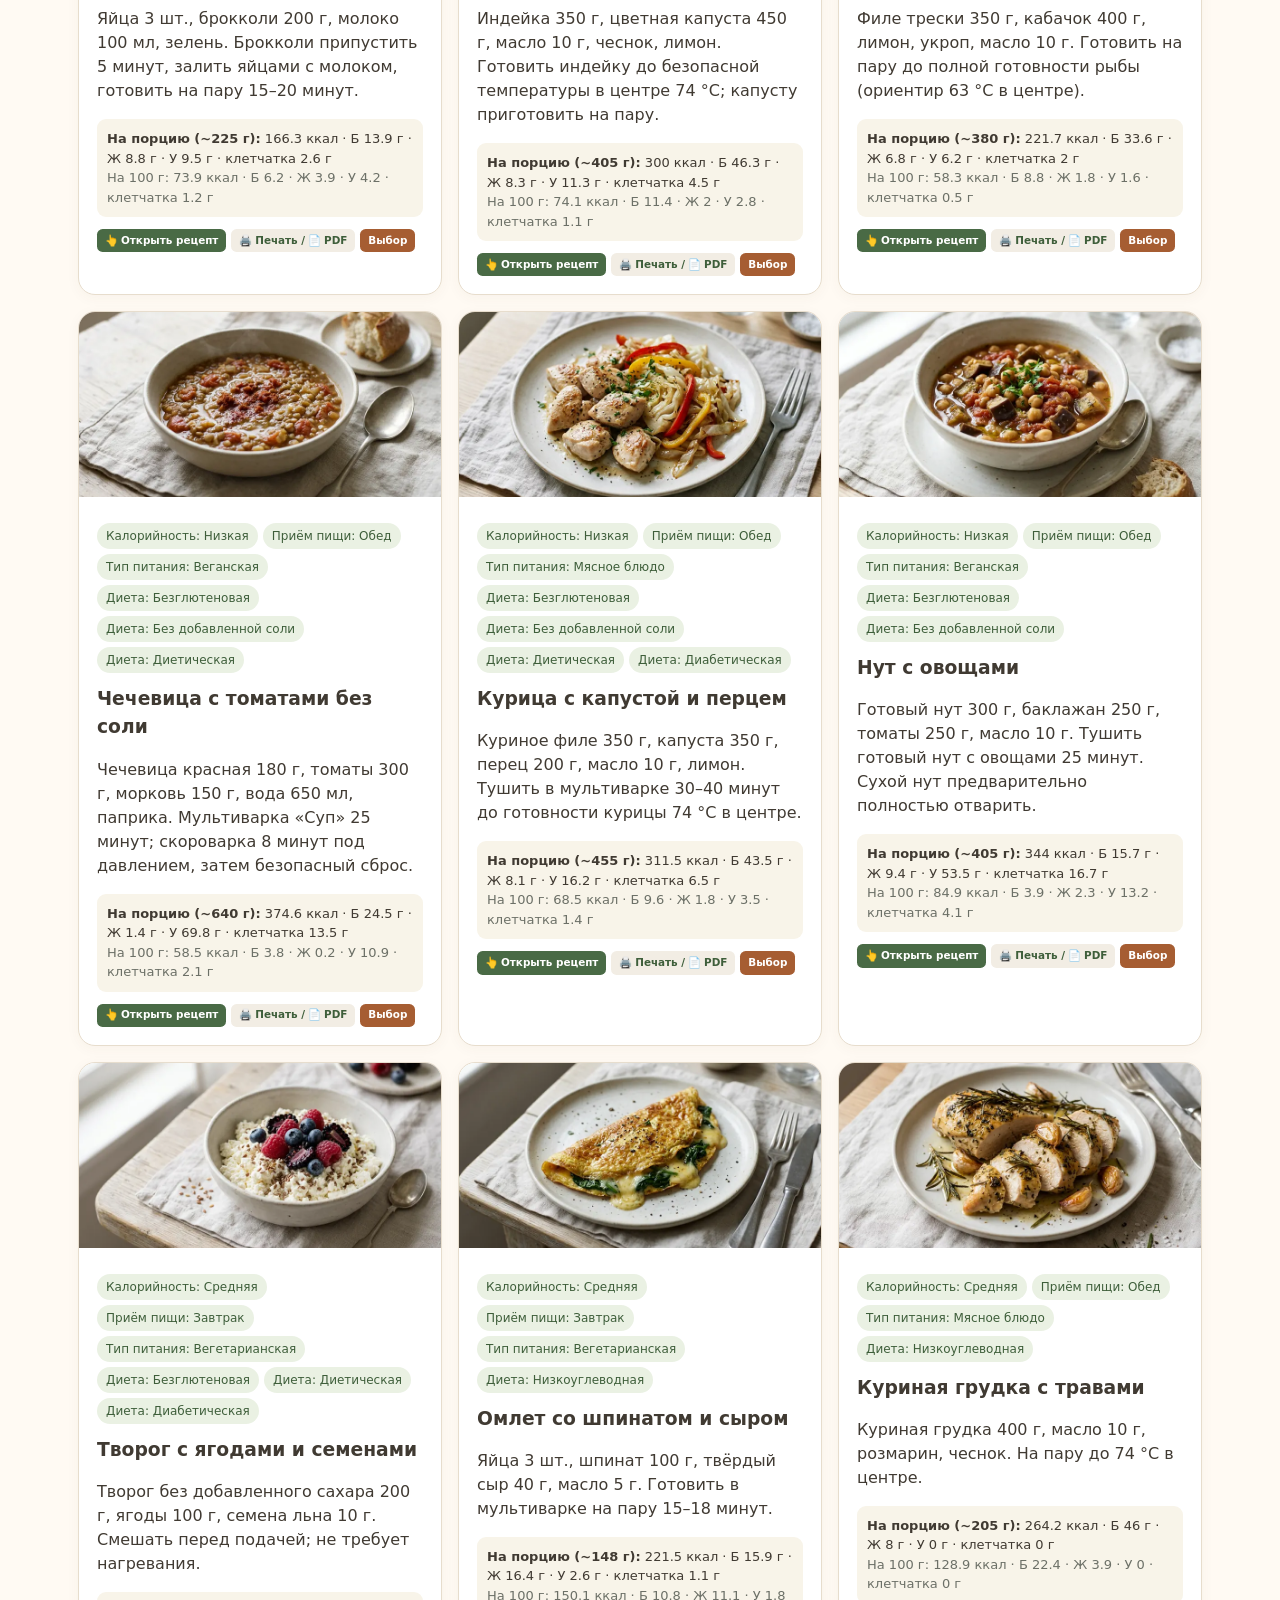
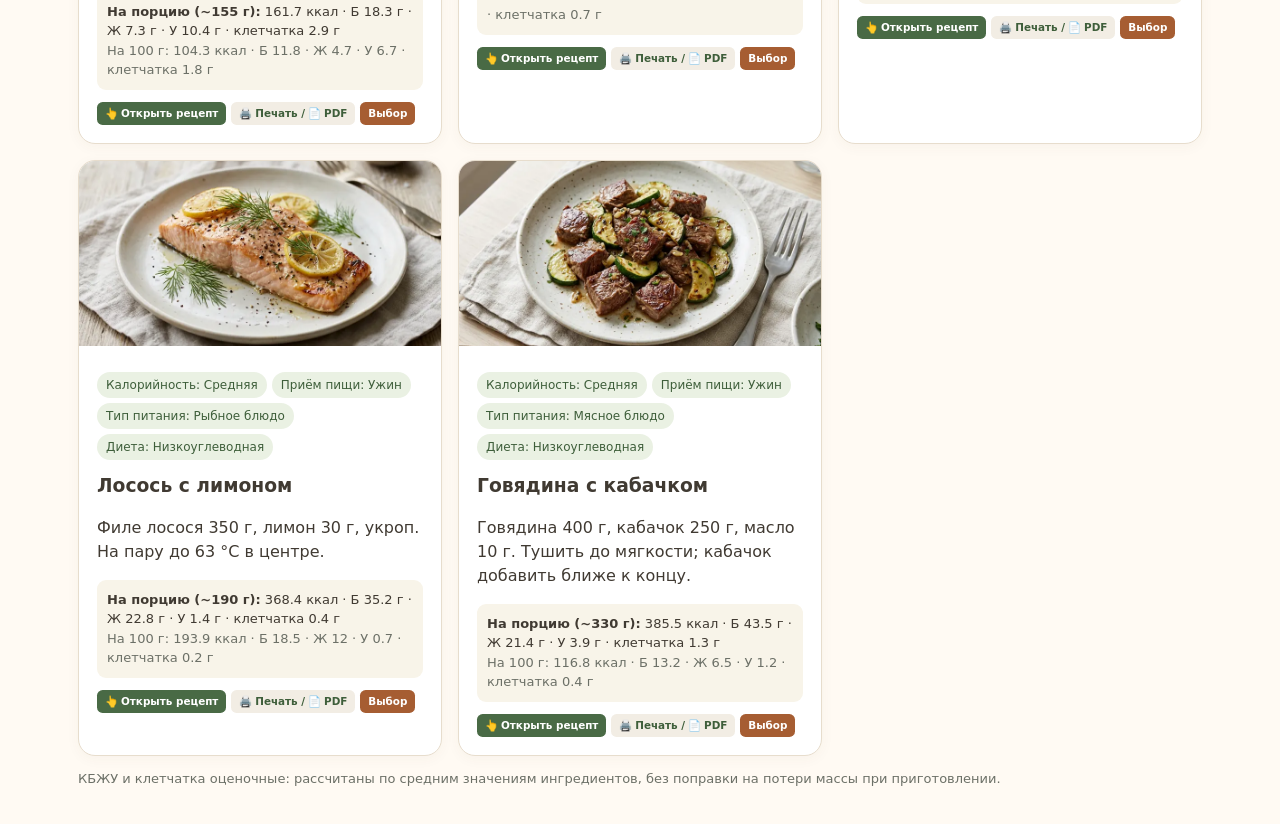
<file: diets/index.html>
<!doctype html><html lang="ru"><head><meta charset="utf-8"><meta name="viewport" content="width=device-width,initial-scale=1"><title>Диетические рецепты — Рецепты</title><link rel="stylesheet" href="../assets/site.css"></head><body><header><nav><a href="../">← Главная</a><a href="../soups/">Супы-пюре</a><a href="../diets/">Диеты</a><a href="../sous-vide/">Су-вид</a><a href="../tourism/">Туризм</a><a href="../menu/">Меню на неделю</a></nav><h1>Диетические рецепты</h1><p>Безглютеновые, бессолевые, диабетические и низкоуглеводные варианты.</p></header><main><section class="panel"><p>Метки диет — ориентир для выбора блюда, не медицинское назначение. Учитывайте индивидуальные ограничения и состав продуктов.</p></section><div id="categoryToggle"></div><section id="cards" class="cards"></section><p class="muted">КБЖУ и клетчатка оценочные: рассчитаны по средним значениям ингредиентов, без поправки на потери массы при приготовлении.</p></main><script src="../assets/recipes-data.js"></script><script src="../assets/recipe-ui.js"></script><script>const data=window.RECIPES_DATA.filter(x=>x.section==='диеты');document.getElementById('cards').innerHTML=data.map(x=>{let n=x.nutrition;return '<article class="card"><img loading="lazy" src="'+x.image+'" alt="Иллюстрация блюда"><div class="inside">'+window.RECIPES_UI.tags(x)+'<h3>'+x.name+'</h3><p>'+x.formula+'</p>'+(x.section==='супы'?'<p><b>Мультиварка:</b> '+x.multi+' · <b>Скороварка:</b> '+x.pressure+' под давлением</p>':'')+(n?'<div class="nutr"><b>На порцию (~'+n.portionG+' г):</b> '+n.perPortion[0]+' ккал · Б '+n.perPortion[1]+' г · Ж '+n.perPortion[2]+' г · У '+n.perPortion[3]+' г · клетчатка '+n.perPortion[4]+' г<br><small>На 100 г: '+n.per100[0]+' ккал · Б '+n.per100[1]+' · Ж '+n.per100[2]+' · У '+n.per100[3]+' · клетчатка '+n.per100[4]+' г</small></div>':'<p>КБЖУ не рассчитаны.</p>') +window.RECIPES_UI.actions(x,'../')+'</div></article>'}).join('');document.getElementById('categoryToggle').innerHTML=window.RECIPES_UI.toggle();window.RECIPES_UI.initToggle();</script></body></html>
</file>
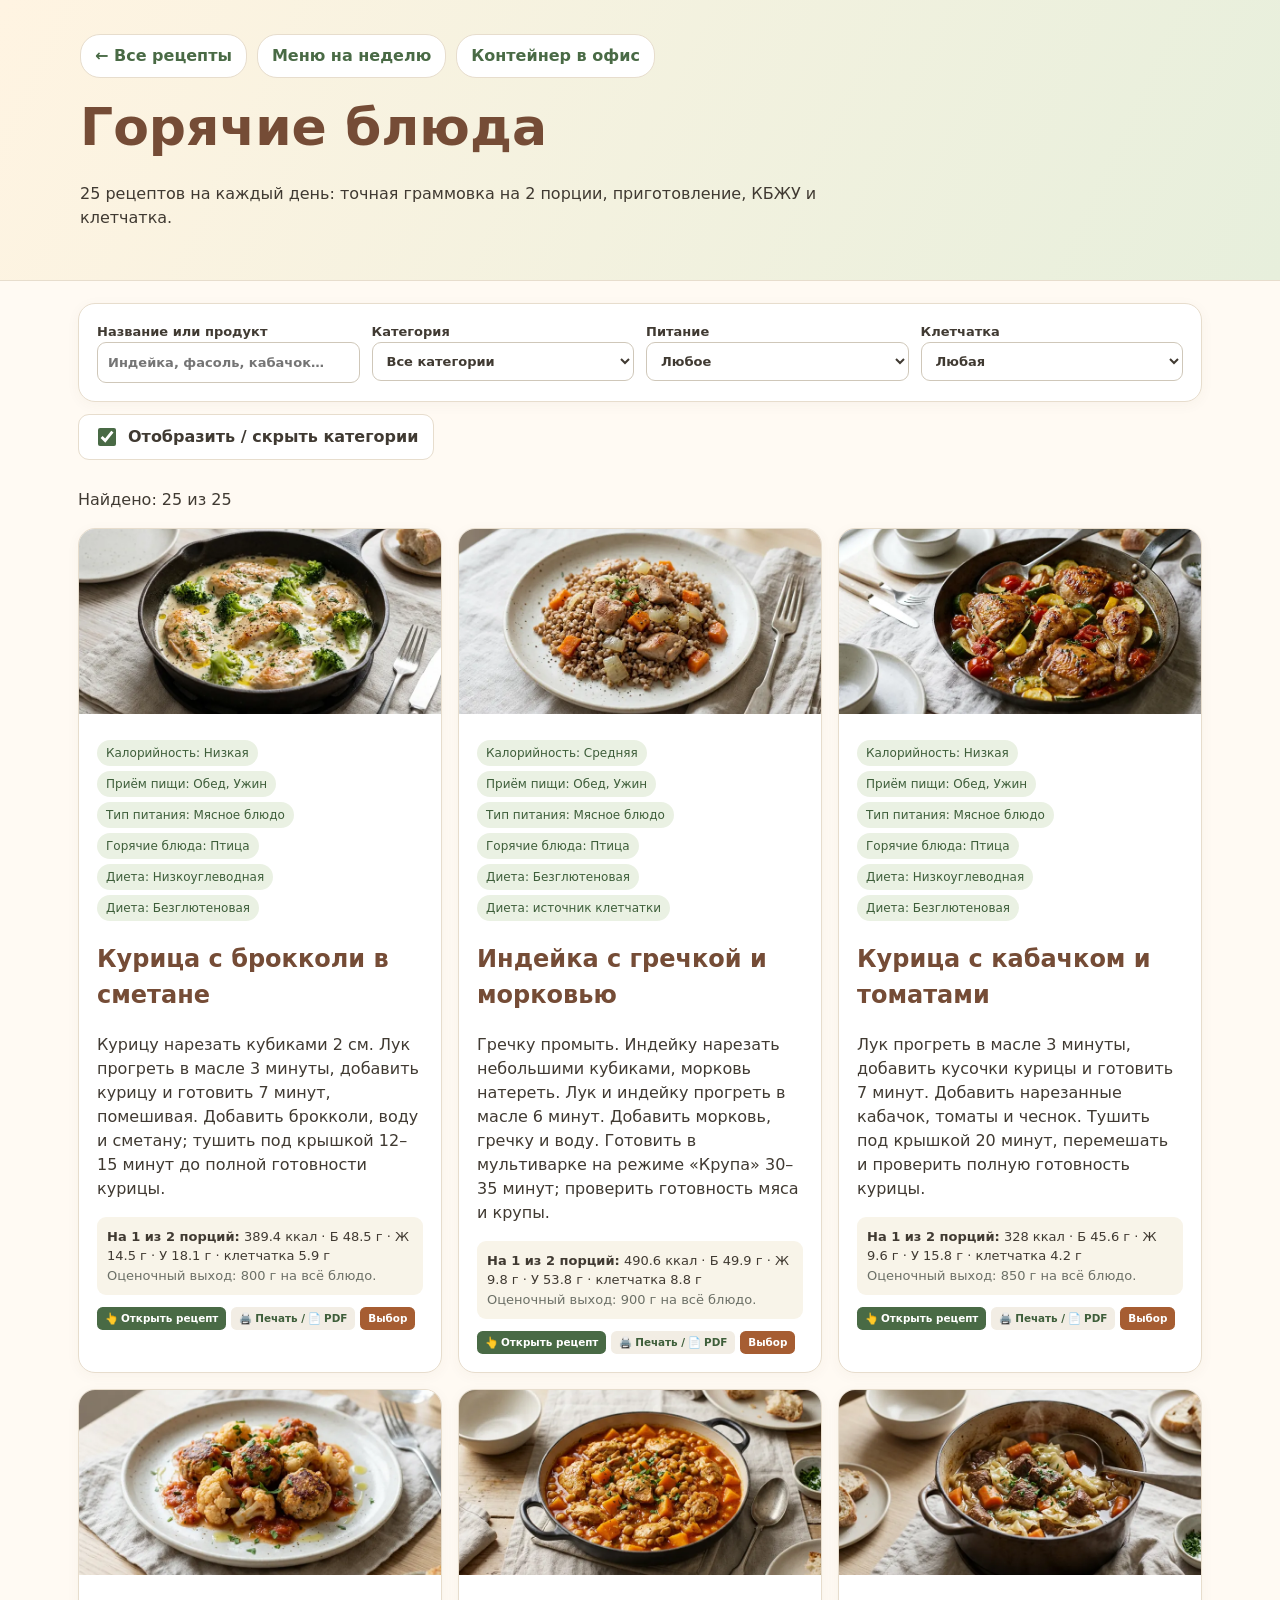
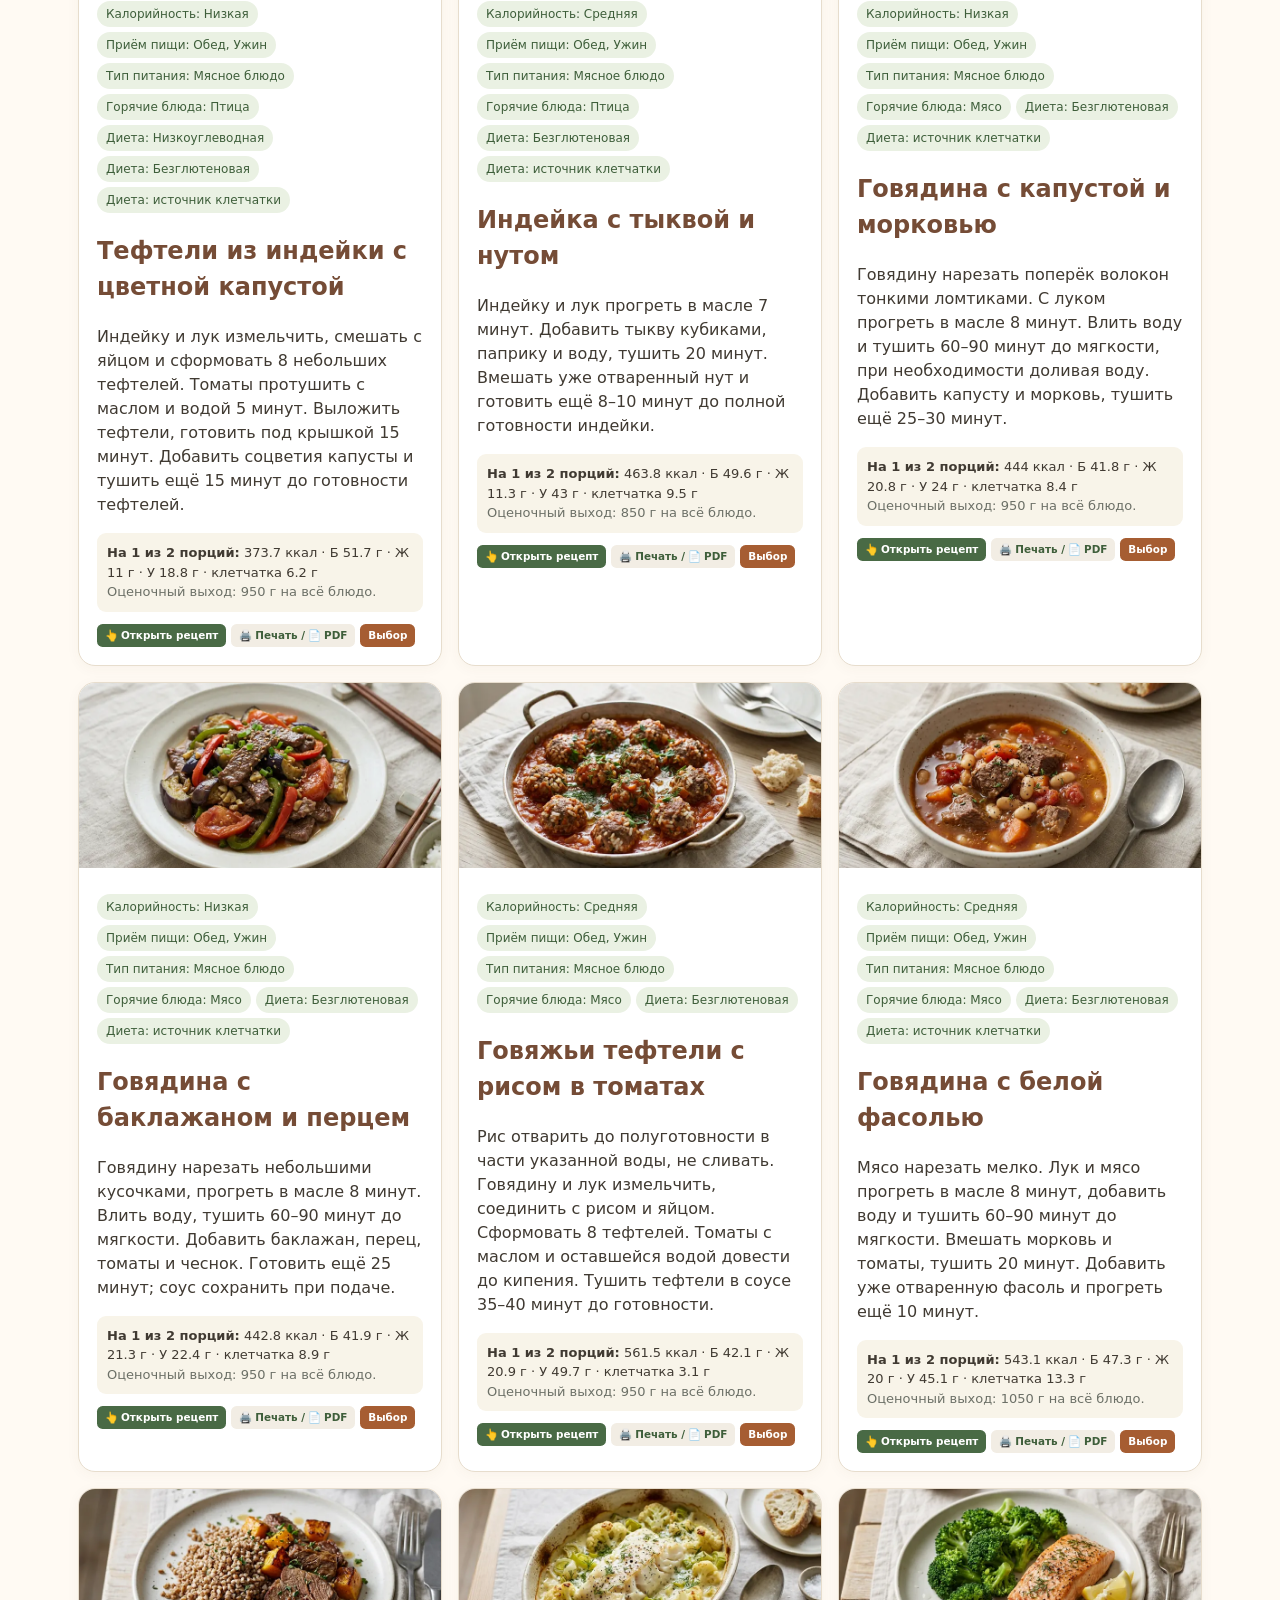
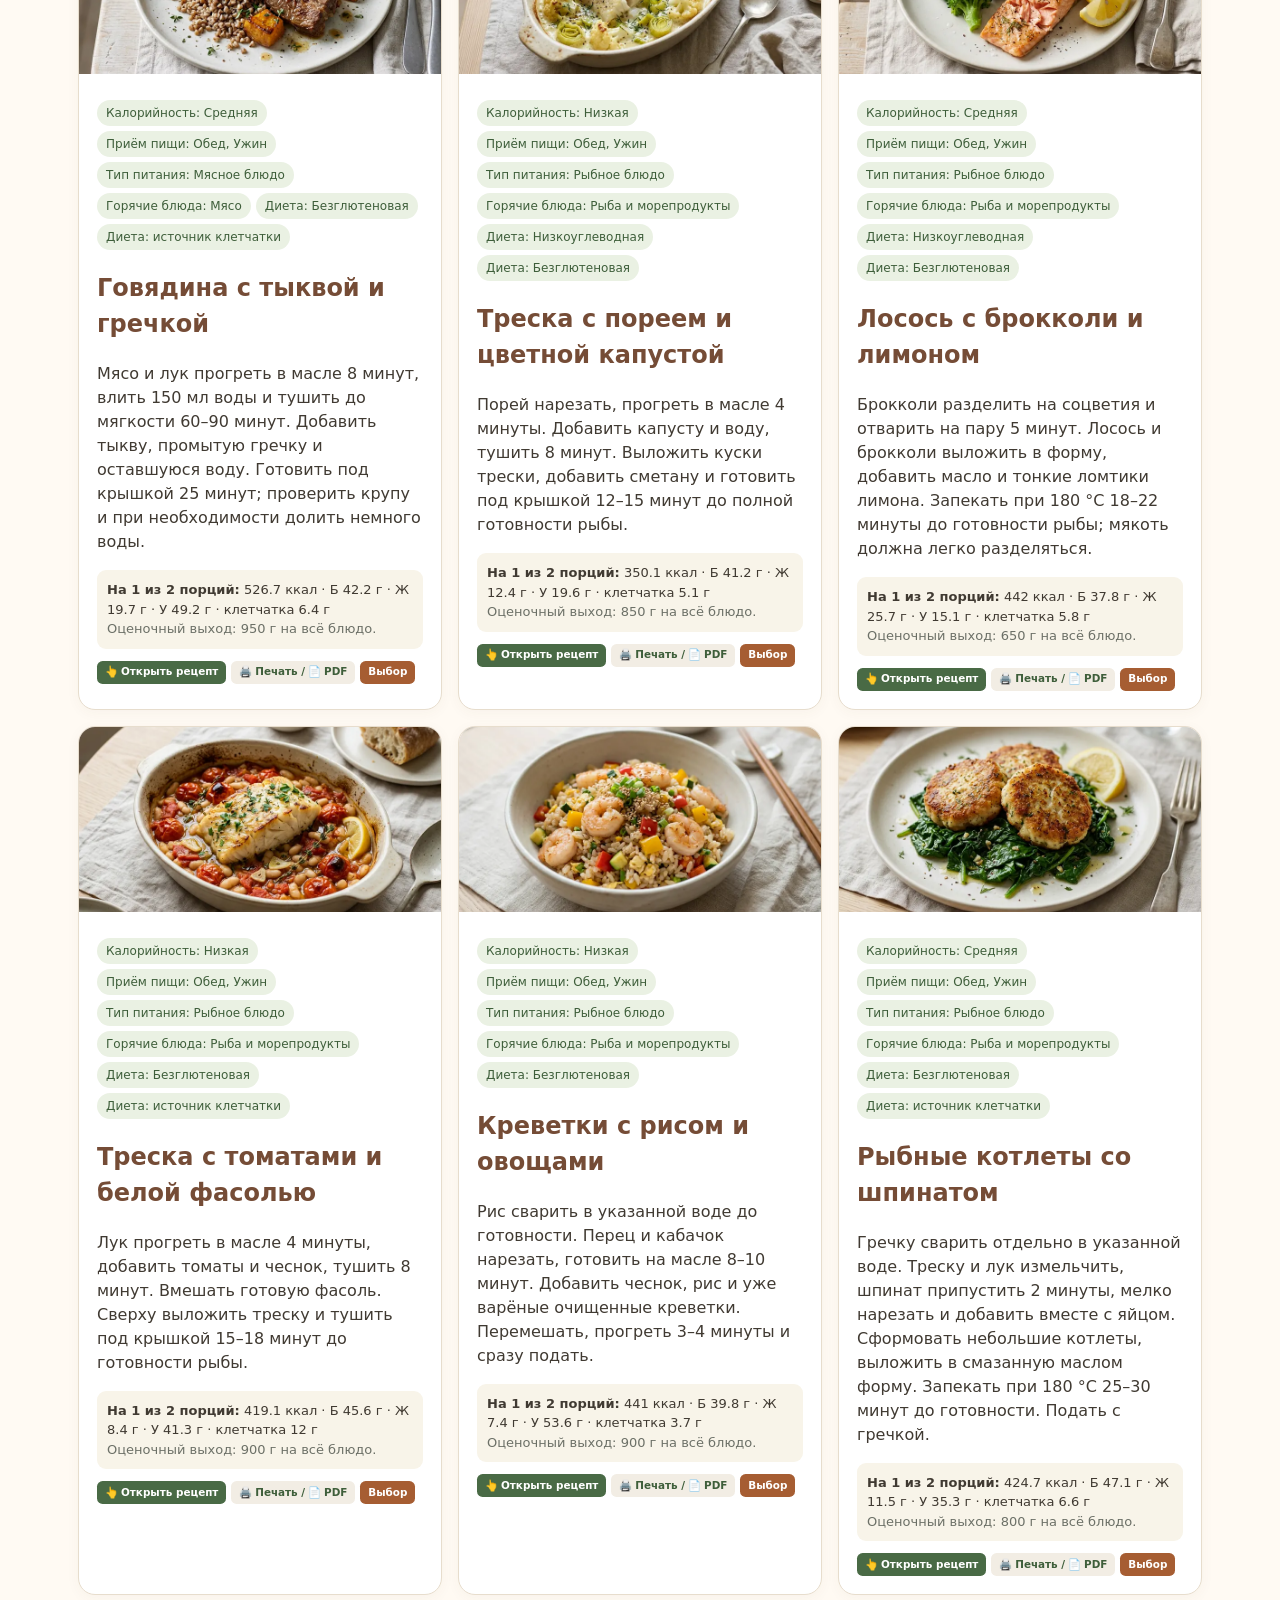
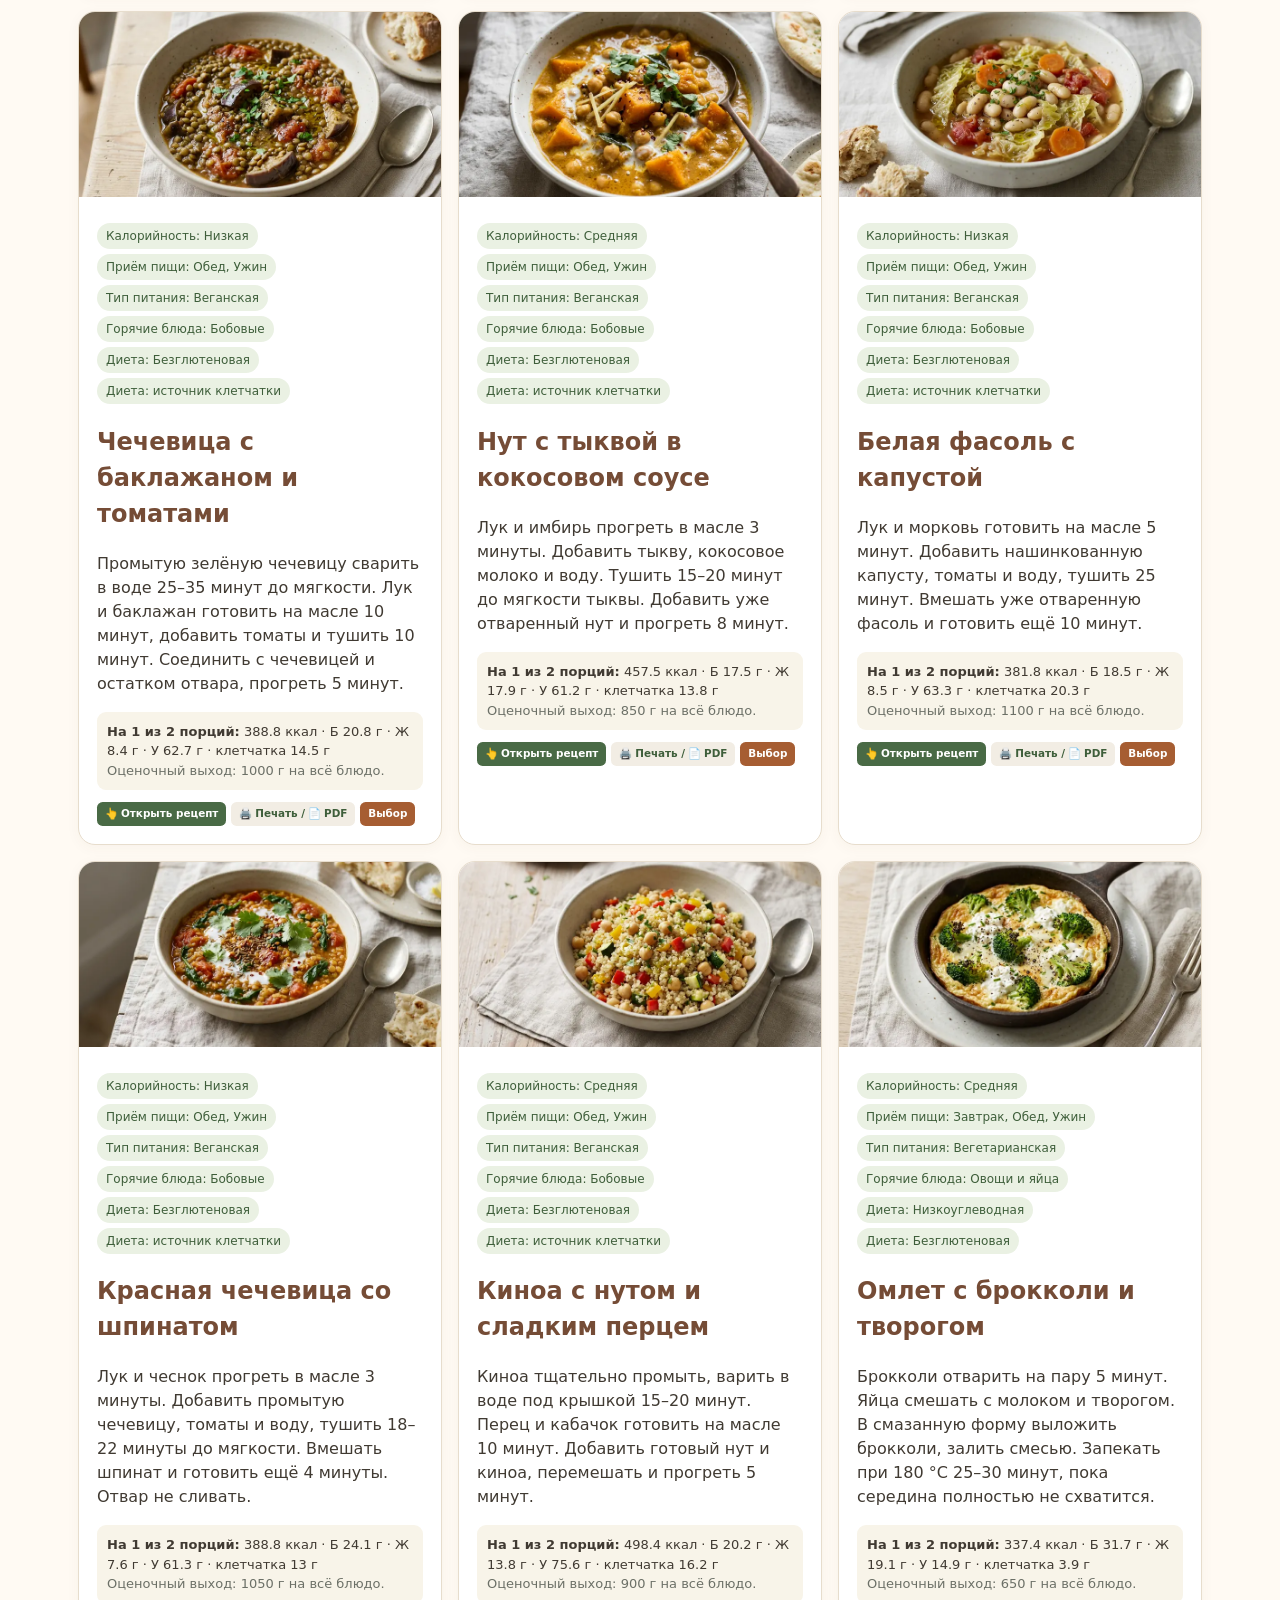
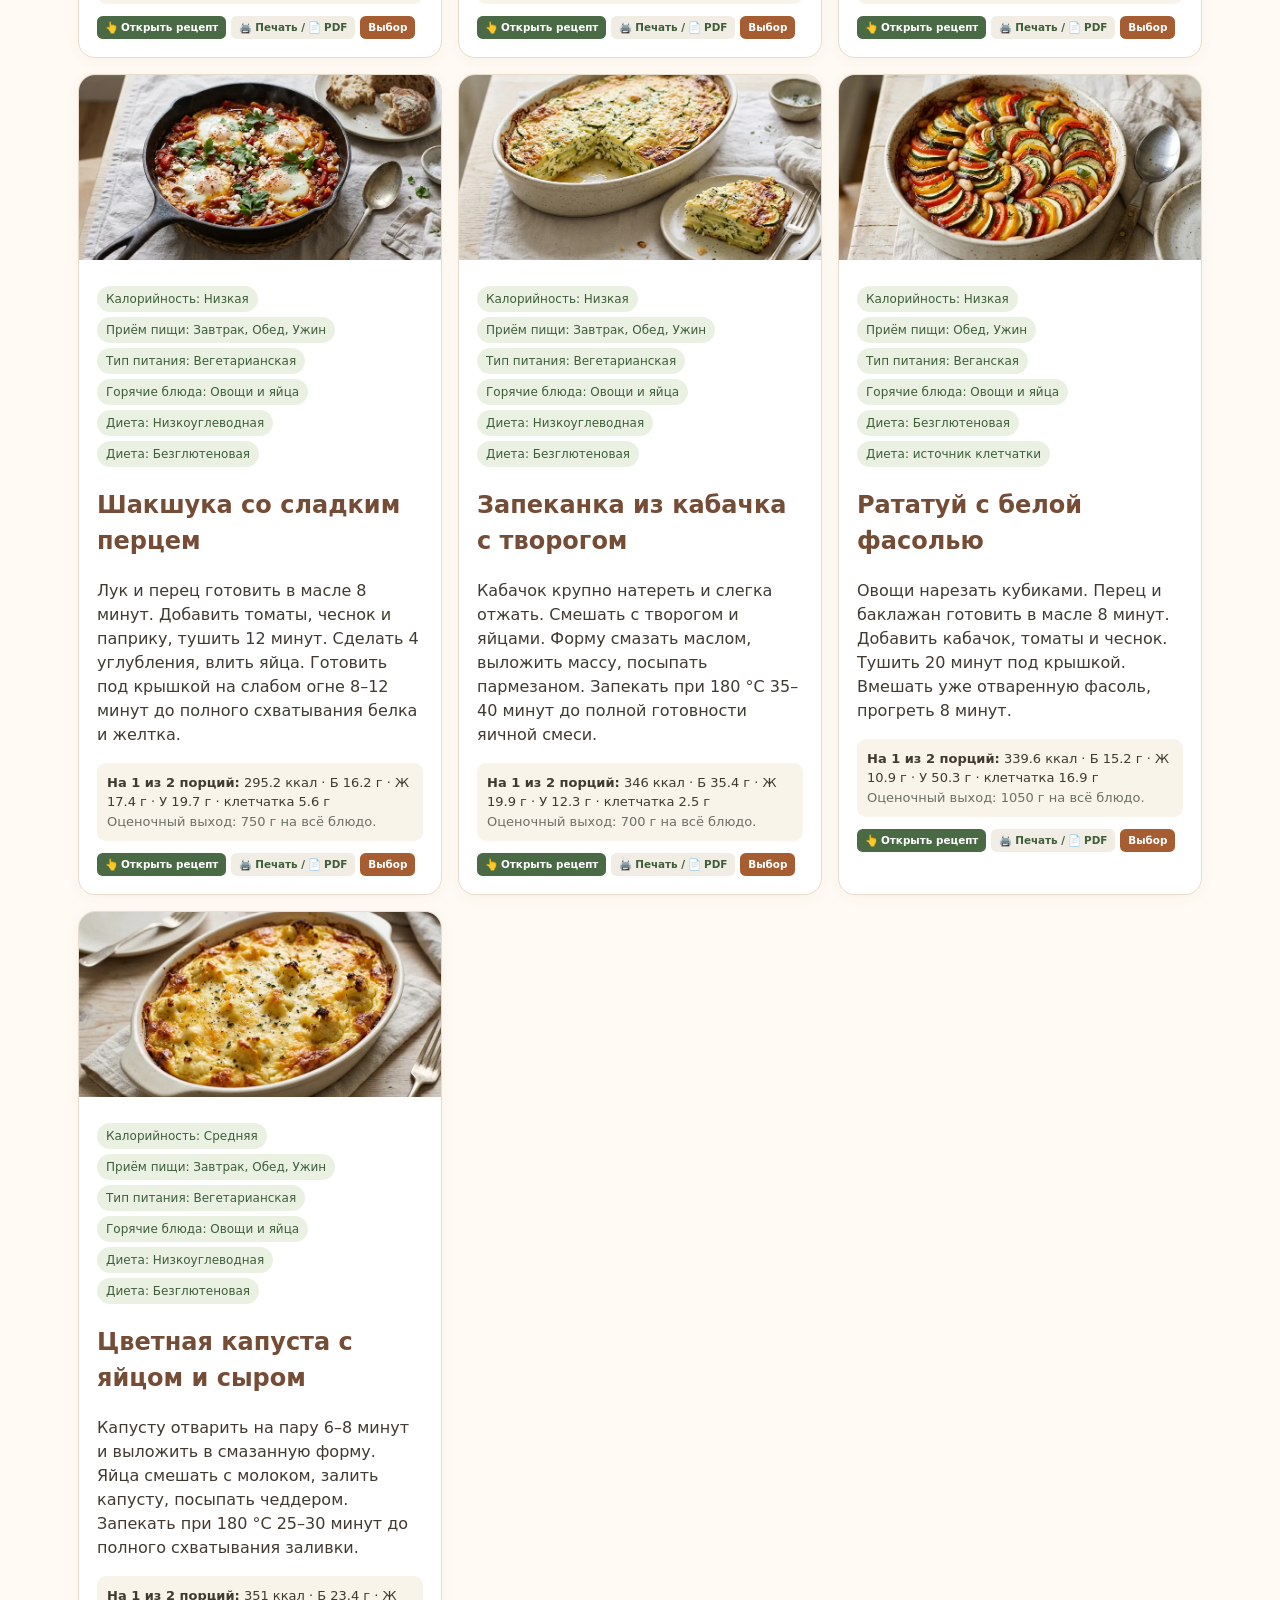
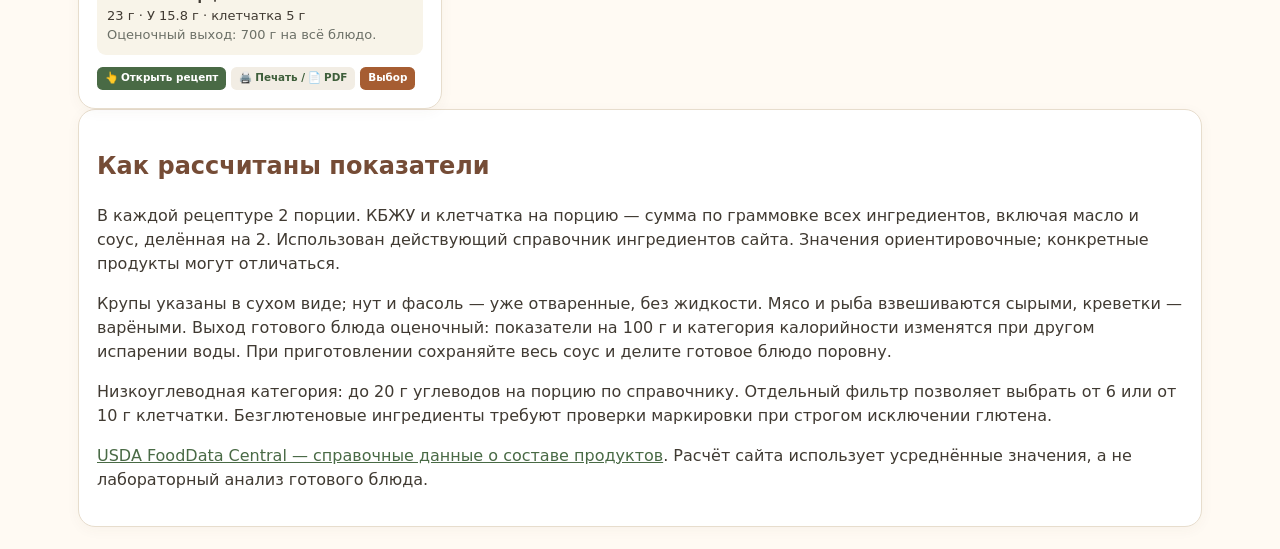
<file: hot/index.html>
<!doctype html>
<html lang="ru"><head><meta charset="utf-8"><meta name="viewport" content="width=device-width,initial-scale=1"><title>Горячие блюда — Рецепты</title><link rel="stylesheet" href="../assets/site.css"></head><body><header><nav><a href="../">← Все рецепты</a><a href="../menu/">Меню на неделю</a><a href="../office/">Контейнер в офис</a></nav><h1>Горячие блюда</h1><p>25 рецептов на каждый день: точная граммовка на 2 порции, приготовление, КБЖУ и клетчатка.</p></header><main><section class="panel"><div class="filters"><label>Название или продукт<input id="query" type="search" placeholder="Индейка, фасоль, кабачок…"></label><label>Категория<select id="category"><option value="">Все категории</option></select></label><label>Питание<select id="diet"><option value="">Любое</option><option>мясное</option><option>рыбное</option><option>вегетарианское</option><option>веганское</option><option>низкоуглеводная</option></select></label><label>Клетчатка<select id="fiber"><option value="">Любая</option><option value="6">От 6 г на порцию</option><option value="10">От 10 г на порцию</option></select></label></div></section><div id="categoryToggle"></div><p id="count" aria-live="polite"></p><section class="cards" id="cards"></section><section class="panel"><h2>Как рассчитаны показатели</h2><p>В каждой рецептуре 2 порции. КБЖУ и клетчатка на порцию — сумма по граммовке всех ингредиентов, включая масло и соус, делённая на 2. Использован действующий справочник ингредиентов сайта. Значения ориентировочные; конкретные продукты могут отличаться.</p><p>Крупы указаны в сухом виде; нут и фасоль — уже отваренные, без жидкости. Мясо и рыба взвешиваются сырыми, креветки — варёными. Выход готового блюда оценочный: показатели на 100 г и категория калорийности изменятся при другом испарении воды. При приготовлении сохраняйте весь соус и делите готовое блюдо поровну.</p><p>Низкоуглеводная категория: до 20 г углеводов на порцию по справочнику. Отдельный фильтр позволяет выбрать от 6 или от 10 г клетчатки. Безглютеновые ингредиенты требуют проверки маркировки при строгом исключении глютена.</p><p><a href="https://fdc.nal.usda.gov/">USDA FoodData Central — справочные данные о составе продуктов</a>. Расчёт сайта использует усреднённые значения, а не лабораторный анализ готового блюда.</p></section></main><script src="../assets/recipes-data.js"></script><script src="../assets/recipe-ui.js"></script><script>
const data=window.RECIPES_DATA.filter(r=>r.section==='горячее');const ui=window.RECIPES_UI;const $=id=>document.getElementById(id);const cats=[...new Set(data.map(r=>r.hotCategory))];$('category').innerHTML+=cats.map(c=>'<option>'+ui.esc(c)+'</option>').join('');
function draw(){const q=$('query').value.toLowerCase().trim(),cat=$('category').value,diet=$('diet').value,fiber=Number($('fiber').value);const found=data.filter(r=>(r.name+' '+r.ingredients).toLowerCase().includes(q)&&(!cat||r.hotCategory===cat)&&(!diet||r.diet===diet||(diet==='вегетарианское'&&r.diet==='веганское')||r.tags.includes(diet))&&r.nutrition.perPortion[4]>=fiber);$('count').textContent='Найдено: '+found.length+' из '+data.length;$('cards').innerHTML=found.map(r=>{const n=r.nutrition.perPortion;return '<article class="card"><img loading="lazy" src="'+ui.esc(r.image)+'" alt="'+ui.esc(r.name)+'"><div class="inside">'+ui.tags(r)+'<h2>'+ui.esc(r.name)+'</h2><p>'+ui.esc(r.formula)+'</p><div class="nutr"><b>На 1 из 2 порций:</b> '+n[0]+' ккал · Б '+n[1]+' г · Ж '+n[2]+' г · У '+n[3]+' г · клетчатка '+n[4]+' г<br><small>Оценочный выход: '+r.estimatedCookedWeightG+' г на всё блюдо.</small></div>'+ui.actions(r,'../')+'</div></article>'}).join('')||'<p>Нет подходящих блюд. Измените фильтры.</p>';}['query','category','diet','fiber'].forEach(id=>$(id).addEventListener('input',draw));$('categoryToggle').innerHTML=ui.toggle();ui.initToggle();draw();
</script></body></html>
</file>
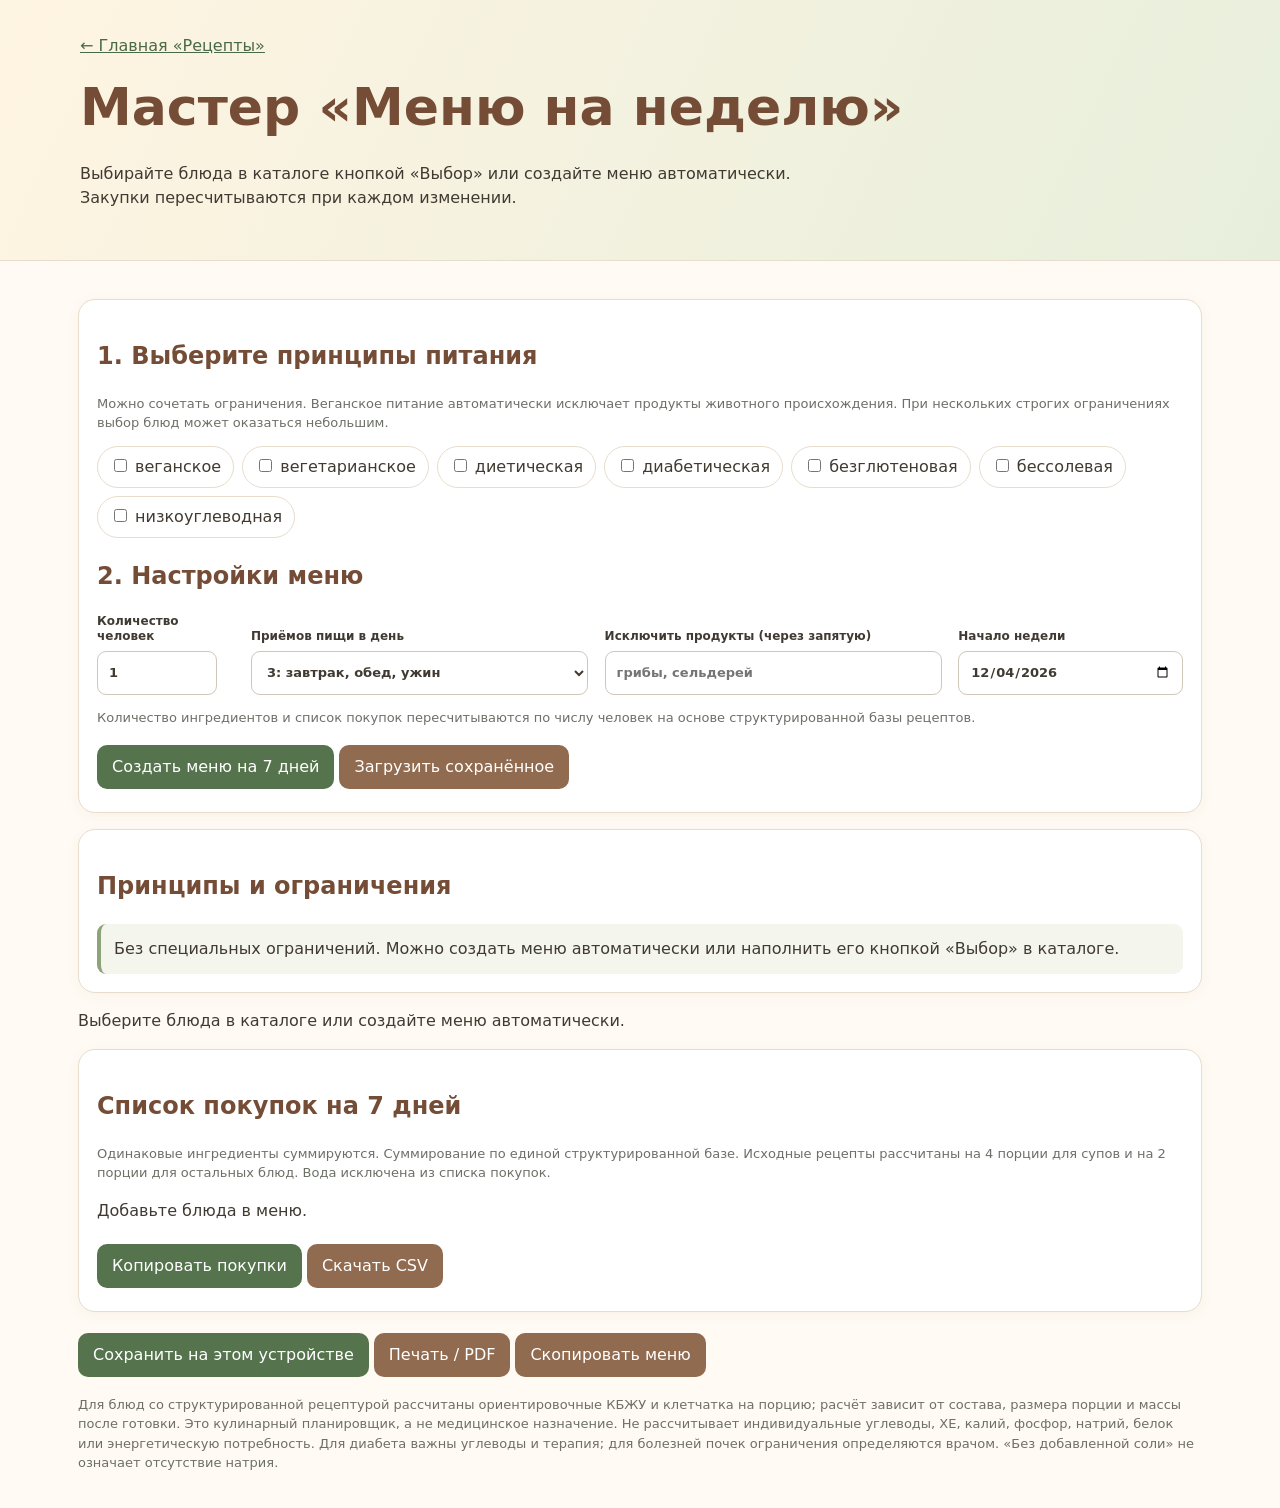
<file: menu/index.html>
<!doctype html><html lang="ru"><head><meta charset="utf-8"><meta name="viewport" content="width=device-width,initial-scale=1"><title>Меню на неделю — Рецепты</title><style>:root{font:16px system-ui;color:#413d34;background:#fffaf2}*{box-sizing:border-box}body{margin:0}header{background:linear-gradient(110deg,#f6eedc,#e6efdd);padding:30px max(20px,calc((100vw - 1100px)/2))}main{max-width:1120px;margin:auto;padding:22px}h1,h2{color:#785034}a{color:#496c42}.panel,.day{background:#fff;border:1px solid #e8dfd0;border-radius:18px;padding:18px;margin:16px 0;box-shadow:0 3px 14px #634b2a0a}.checks{display:flex;flex-wrap:wrap;gap:10px}.checks label{border:1px solid #ded8cb;border-radius:20px;padding:9px 13px;cursor:pointer}input,select{font:inherit;padding:10px;border:1px solid #ccc4b6;border-radius:9px;max-width:100%}button{font:inherit;border:0;border-radius:11px;background:#55734c;color:white;padding:12px 18px;cursor:pointer;margin:5px 5px 5px 0}.secondary{background:#916b50}.grid{display:grid;grid-template-columns:repeat(auto-fit,minmax(230px,1fr));gap:12px}.muted{color:#6c7068;font-size:14px}.meal{border-top:1px solid #eee7dc;padding:10px 0}.warn{border-left:4px solid #bf8a46;padding:12px;background:#fff4df}.day h3{margin:0 0 8px}.recipe-name{font-weight:700}details{margin:5px 0}summary{cursor:pointer}@media print{header,.controls,.noprint{display:none!important}main{padding:0}.day{break-inside:avoid;box-shadow:none;margin:8px 0;padding:12px}body{font-size:12px}}</style><link rel="stylesheet" href="../assets/site.css"><style id="settings-responsive">.settings-grid{display:grid;grid-template-columns:minmax(115px,.55fr) minmax(245px,1.35fr) minmax(220px,1.35fr) minmax(170px,.9fr);gap:clamp(10px,1.3vw,18px);align-items:end}.settings-grid .setting{display:flex;flex-direction:column;gap:7px;min-width:0;margin:0;font-size:clamp(12px,.85vw,14px);font-weight:600}.settings-grid .setting>span{line-height:1.25;overflow-wrap:normal}.settings-grid input,.settings-grid select{display:block;width:100%;min-width:0;min-height:44px;padding:9px 11px;font-size:clamp(13px,1vw,16px);line-height:1.35}.settings-grid .setting-people input{max-width:120px}@media(max-width:940px){.settings-grid{grid-template-columns:minmax(110px,.6fr) minmax(245px,1.5fr) minmax(190px,1fr)}.settings-grid .setting-exclude{grid-column:2 / 4}.settings-grid .setting-date{grid-column:1 / 2;grid-row:2}.settings-grid .setting-exclude{grid-row:2}}@media(max-width:680px){.settings-grid{grid-template-columns:minmax(95px,.6fr) minmax(0,1.4fr)}.settings-grid .setting-people{grid-column:1}.settings-grid .setting-meals{grid-column:2}.settings-grid .setting-exclude{grid-column:1 / -1;grid-row:auto}.settings-grid .setting-date{grid-column:1 / -1;grid-row:auto}.settings-grid .setting-people input{max-width:none}}@media(max-width:410px){.settings-grid{grid-template-columns:1fr}.settings-grid .setting{grid-column:1!important;grid-row:auto!important}.settings-grid .setting-people input{max-width:140px}}@media print{.settings-grid{display:none}}</style></head><body><header><a href="../index.html">← Главная «Рецепты»</a><h1>Мастер «Меню на неделю»</h1><p>Выбирайте блюда в каталоге кнопкой «Выбор» или создайте меню автоматически. Закупки пересчитываются при каждом изменении.</p></header><main><section class="panel controls"><h2>1. Выберите принципы питания</h2><p class="muted">Можно сочетать ограничения. Веганское питание автоматически исключает продукты животного происхождения. При нескольких строгих ограничениях выбор блюд может оказаться небольшим.</p><div class="checks" id="diets"></div><h2>2. Настройки меню</h2><div class="settings-grid"><label class="setting setting-people" for="people"><span>Количество человек</span><input id="people" type="number" min="1" max="20" value="1"></label><label class="setting setting-meals" for="meals"><span>Приёмов пищи в день</span><select id="meals"><option value="3">3: завтрак, обед, ужин</option><option value="2">2: обед, ужин</option></select></label><label class="setting setting-exclude" for="exclude"><span>Исключить продукты (через запятую)</span><input id="exclude" placeholder="грибы, сельдерей"></label><label class="setting setting-date" for="start"><span>Начало недели</span><input id="start" type="date"></label></div><p class="muted">Количество ингредиентов и список покупок пересчитываются по числу человек на основе структурированной базы рецептов.</p><button id="generate">Создать меню на 7 дней</button><button id="restore" class="secondary">Загрузить сохранённое</button></section><section class="panel"><h2>Принципы и ограничения</h2><div id="advice" class="warn">Выберите режим питания, затем создайте меню.</div></section><p id="menuStatus" class="panel" role="status" aria-live="polite"></p><section id="selectionPanel" class="panel noprint" hidden><h2>Добавить выбранное блюдо</h2><h3 id="selectedName"></h3><div class="grid"><label>День<select id="selectionDay"></select></label><label>Приём пищи<select id="selectionMeal"></select></label></div><p id="selectionNote" class="muted"></p><button type="button" id="addSelected">Добавить в меню и закупки</button><a href="../">Вернуться к рецептам</a></section><section id="result" aria-live="polite"></section><section id="shopping" class="panel"><h2>Список покупок на 7 дней</h2><p class="muted">Одинаковые ингредиенты суммируются. Суммирование по единой структурированной базе. Исходные рецепты рассчитаны на 4 порции для супов и на 2 порции для остальных блюд. Вода исключена из списка покупок.</p><div id="shoppingContent"><p class="muted">Сначала создайте меню.</p></div><div class="noprint"><button id="copyShopping">Копировать покупки</button><button id="downloadShopping" class="secondary">Скачать CSV</button></div></section><div class="noprint"><button id="save">Сохранить на этом устройстве</button><button id="print" class="secondary">Печать / PDF</button><button id="copy" class="secondary">Скопировать меню</button></div><p class="muted">Для блюд со структурированной рецептурой рассчитаны ориентировочные КБЖУ и клетчатка на порцию; расчёт зависит от состава, размера порции и массы после готовки. Это кулинарный планировщик, а не медицинское назначение. Не рассчитывает индивидуальные углеводы, ХЕ, калий, фосфор, натрий, белок или энергетическую потребность. Для диабета важны углеводы и терапия; для болезней почек ограничения определяются врачом. «Без добавленной соли» не означает отсутствие натрия.</p></main><script src="../assets/recipes-data.js"></script><script src="../assets/recipe-ui.js"></script><script src="../assets/menu.js"></script></body></html>
</file>
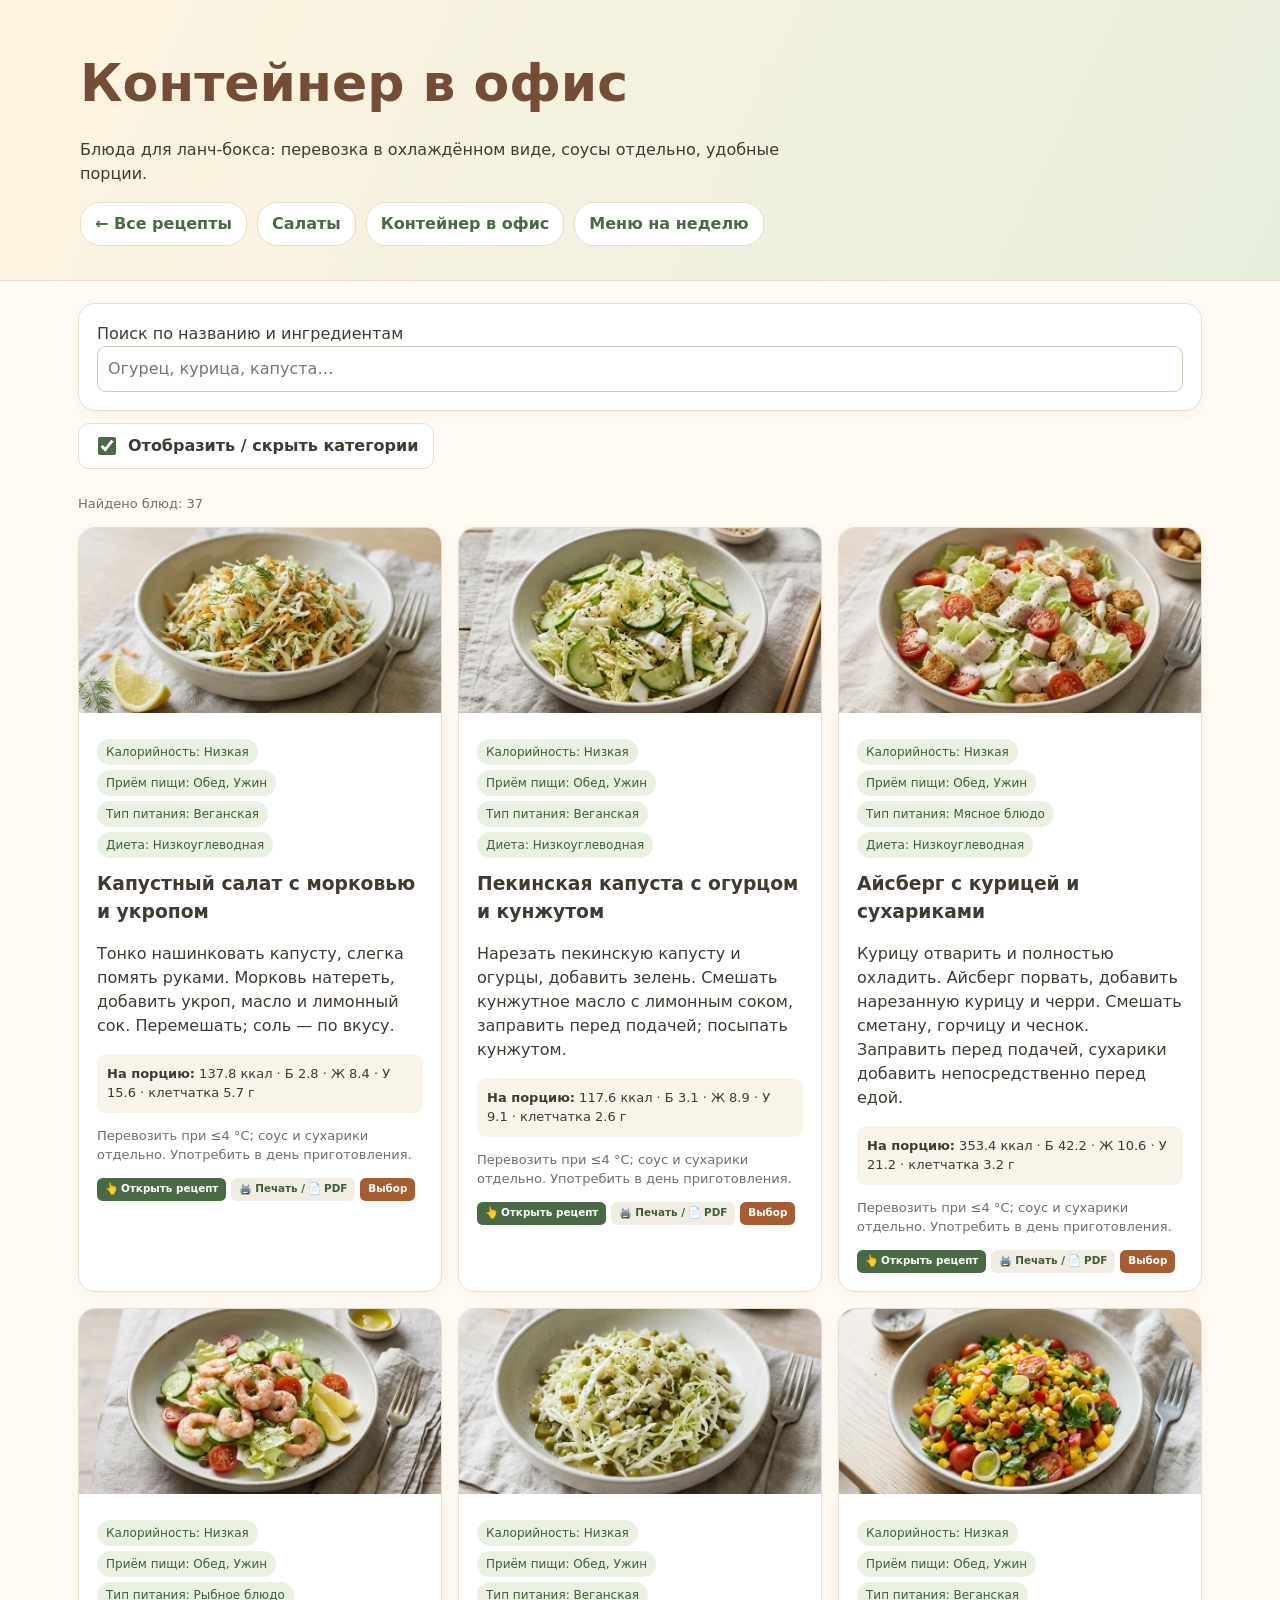
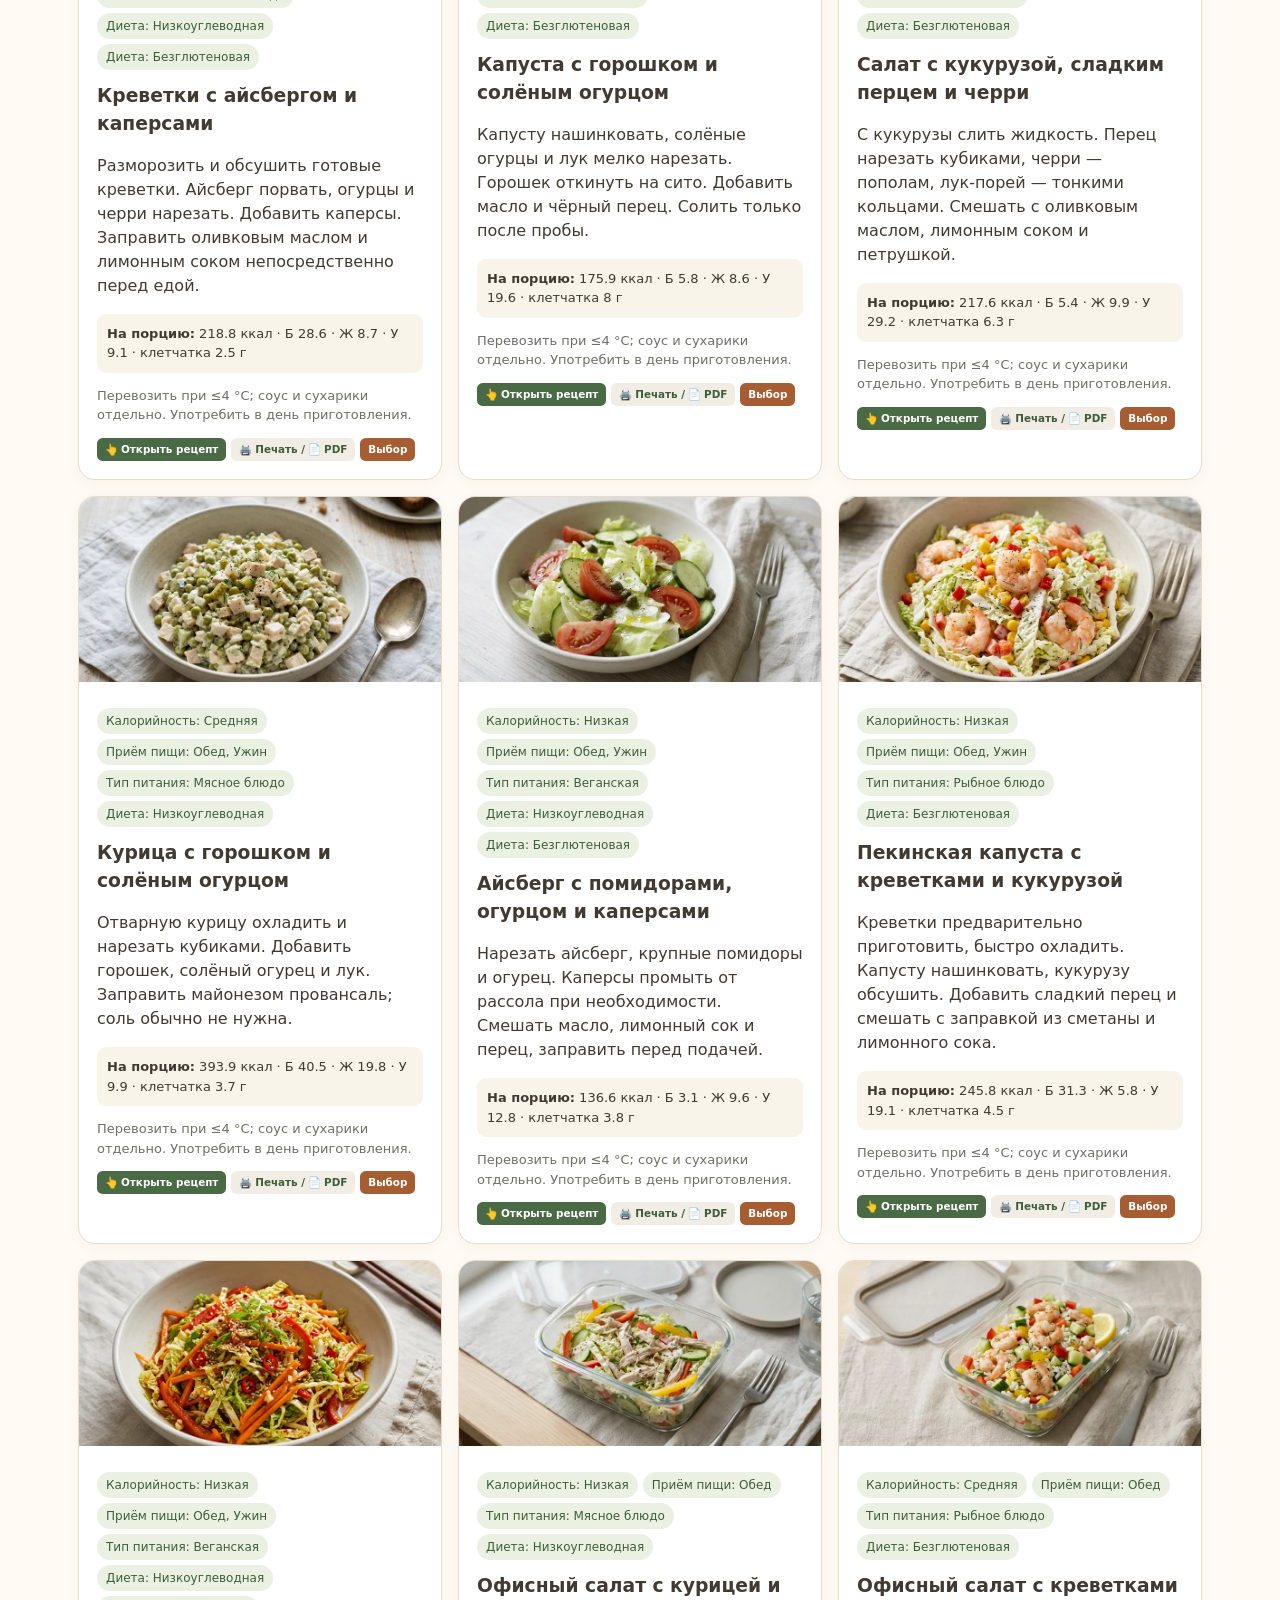
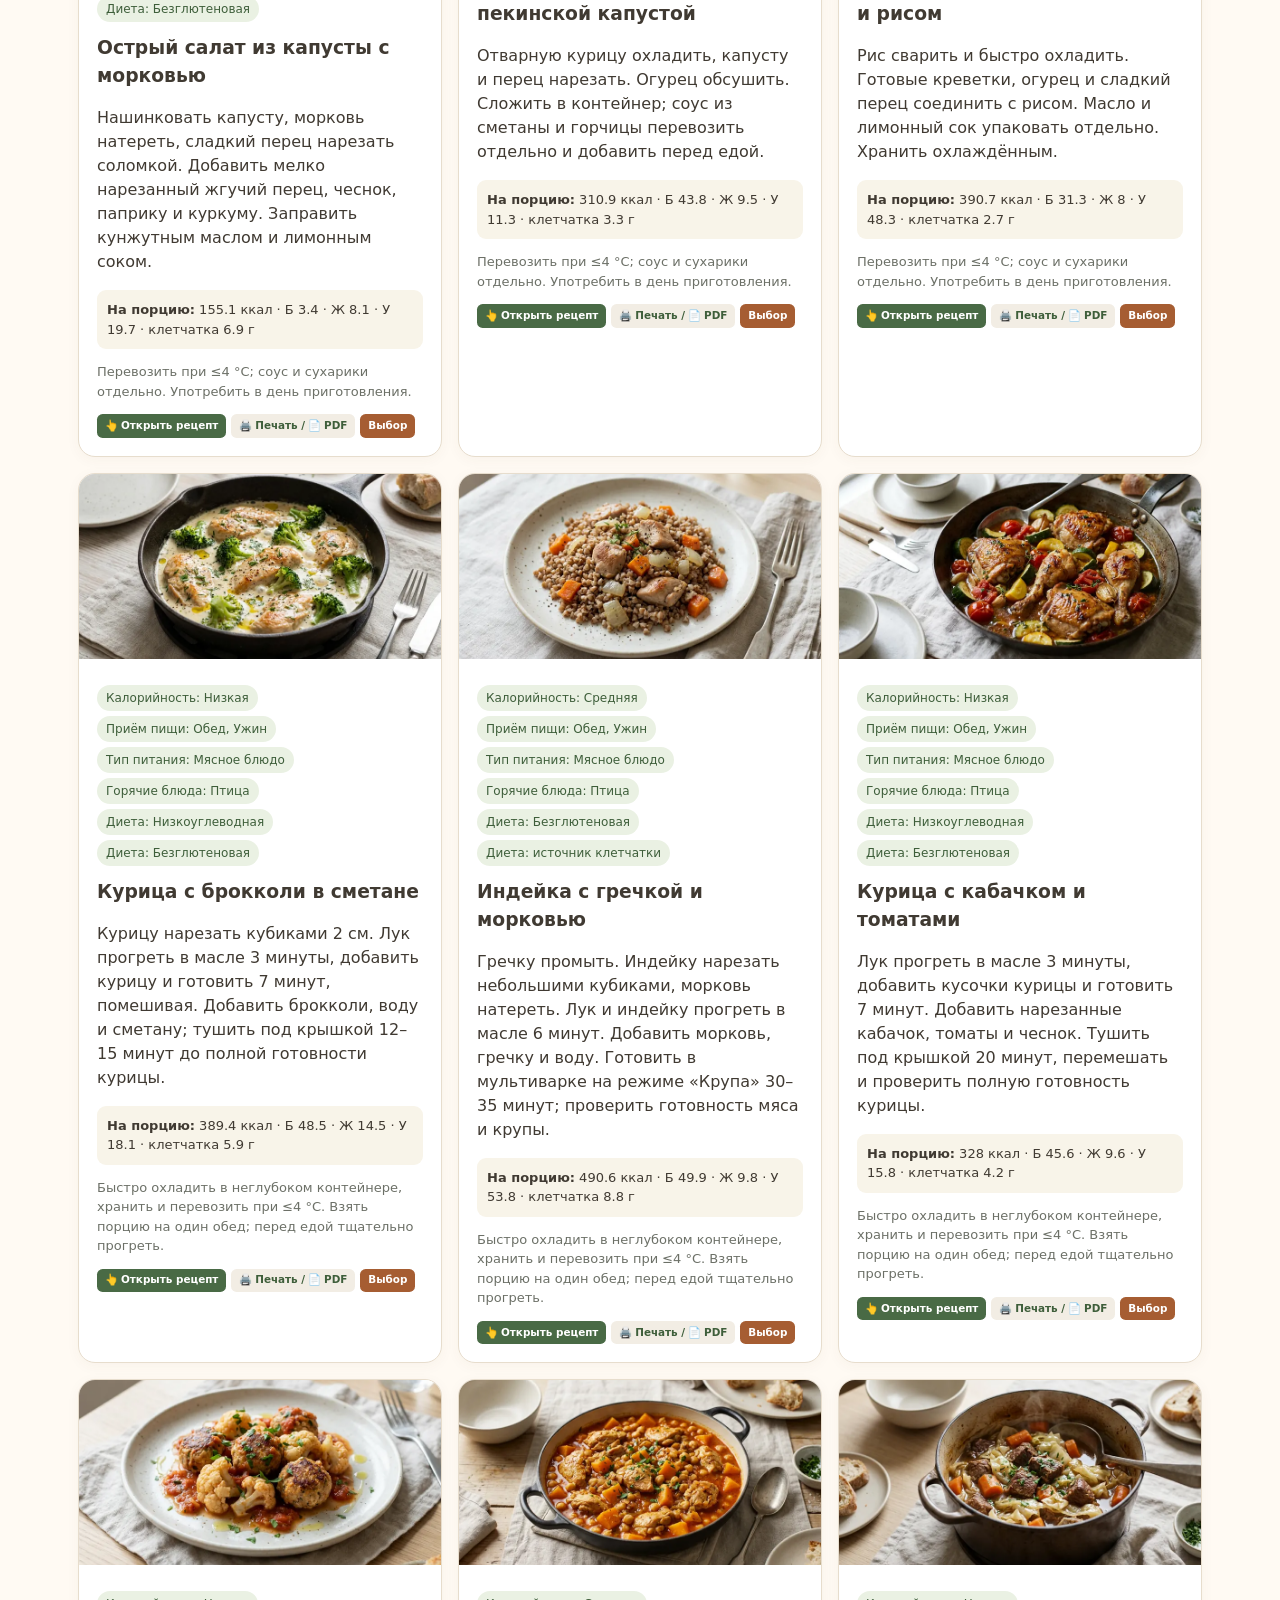
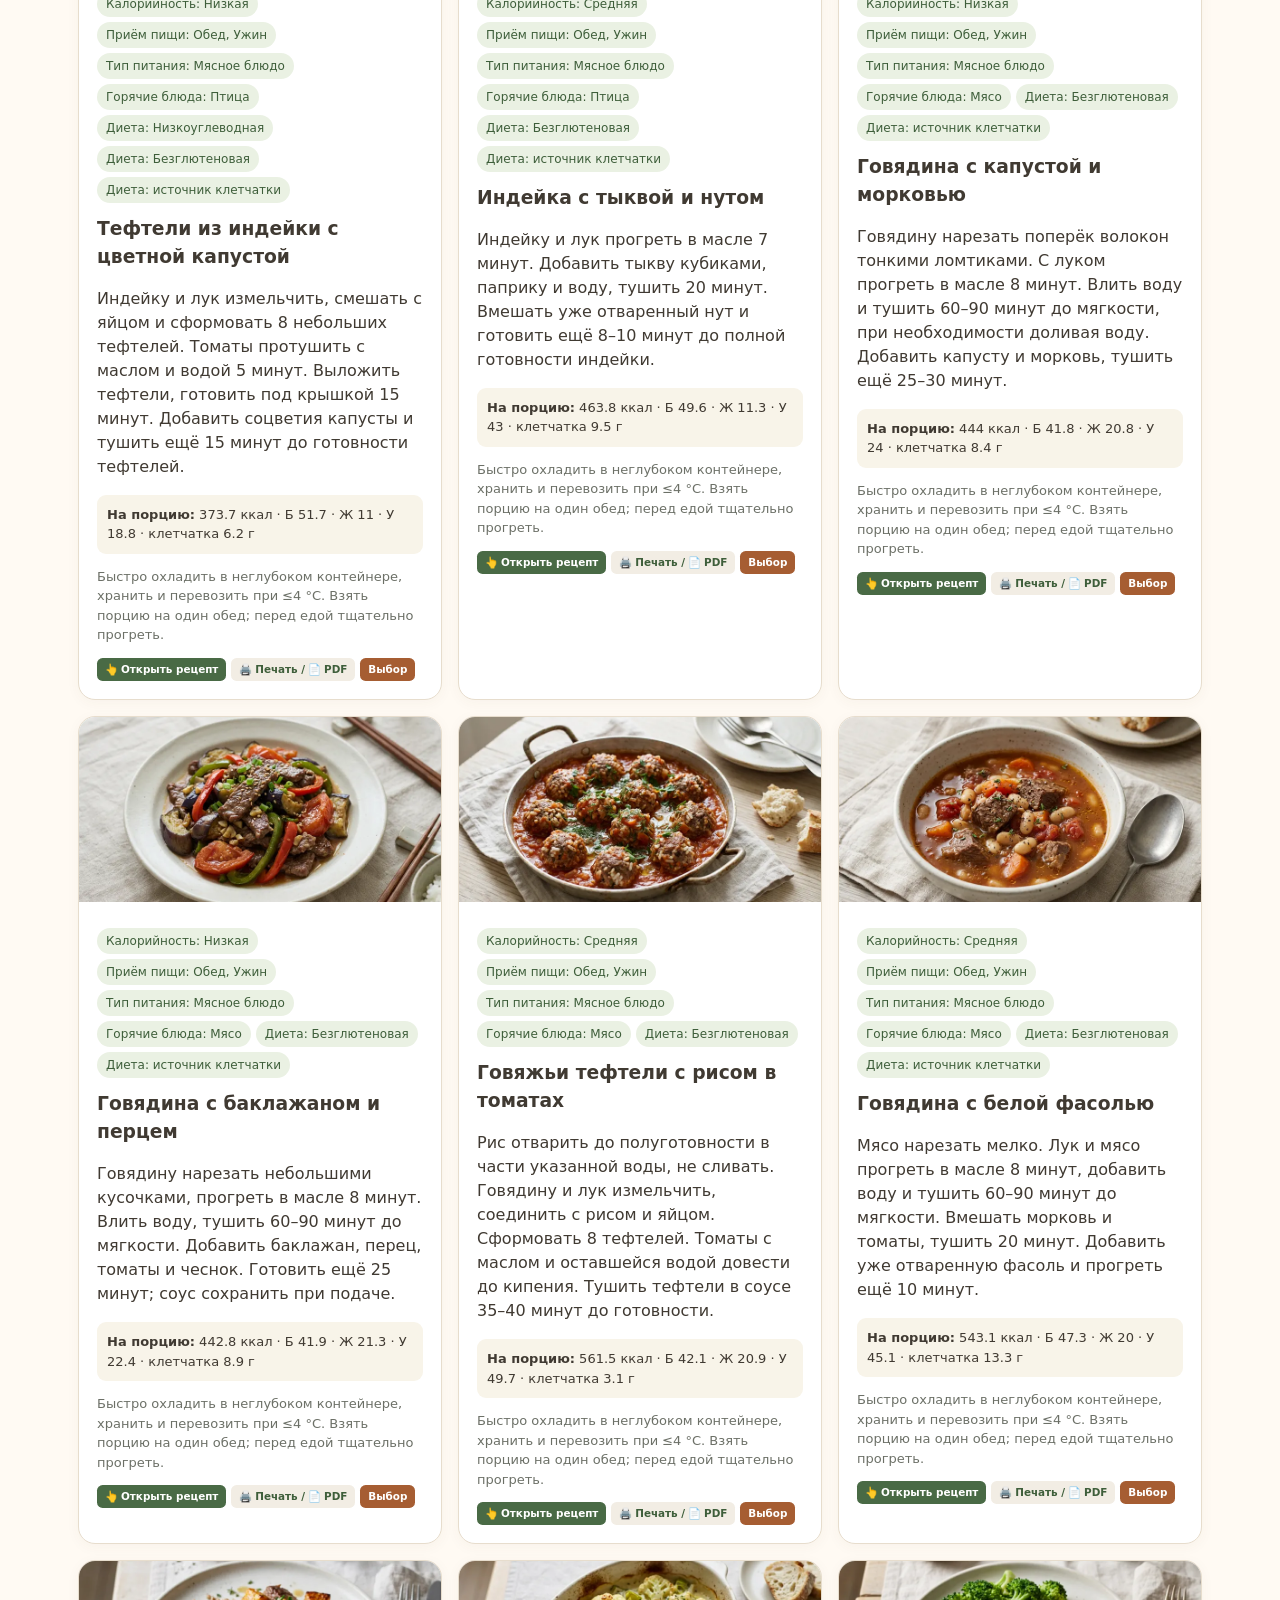
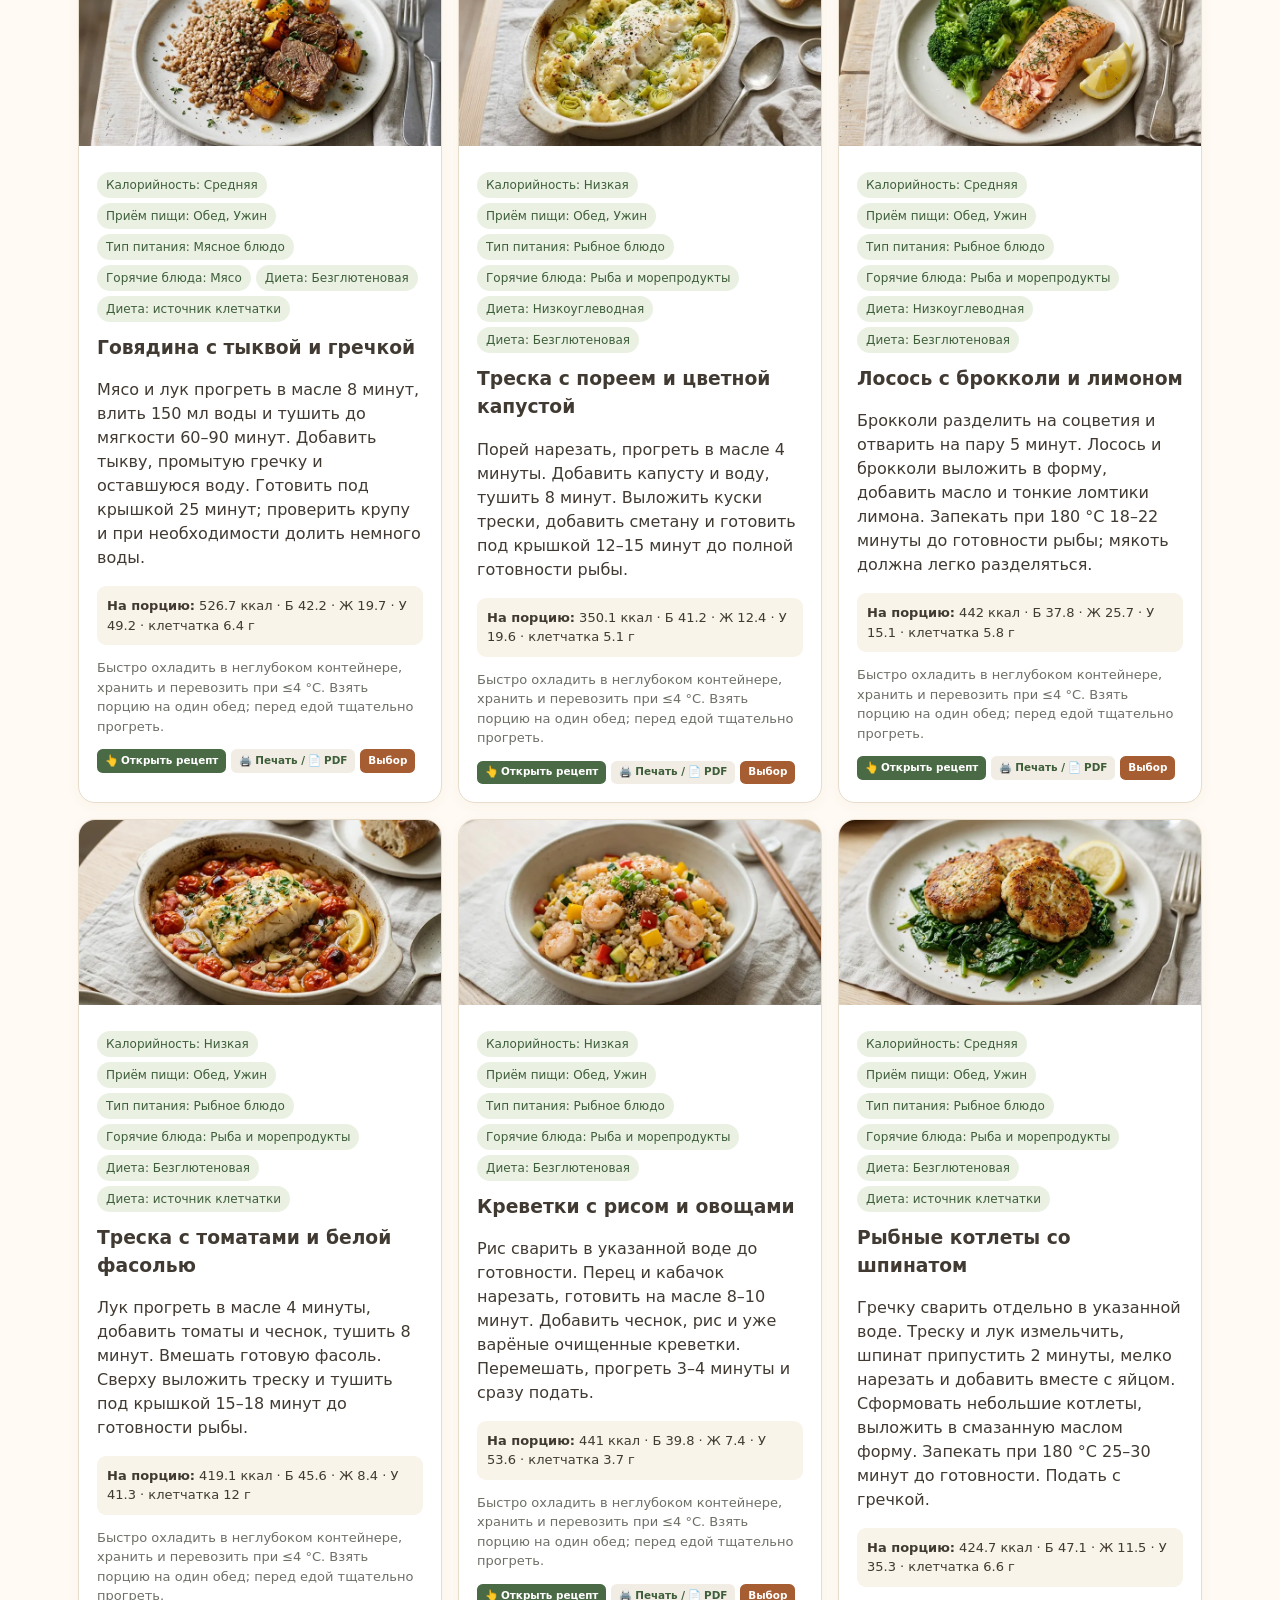
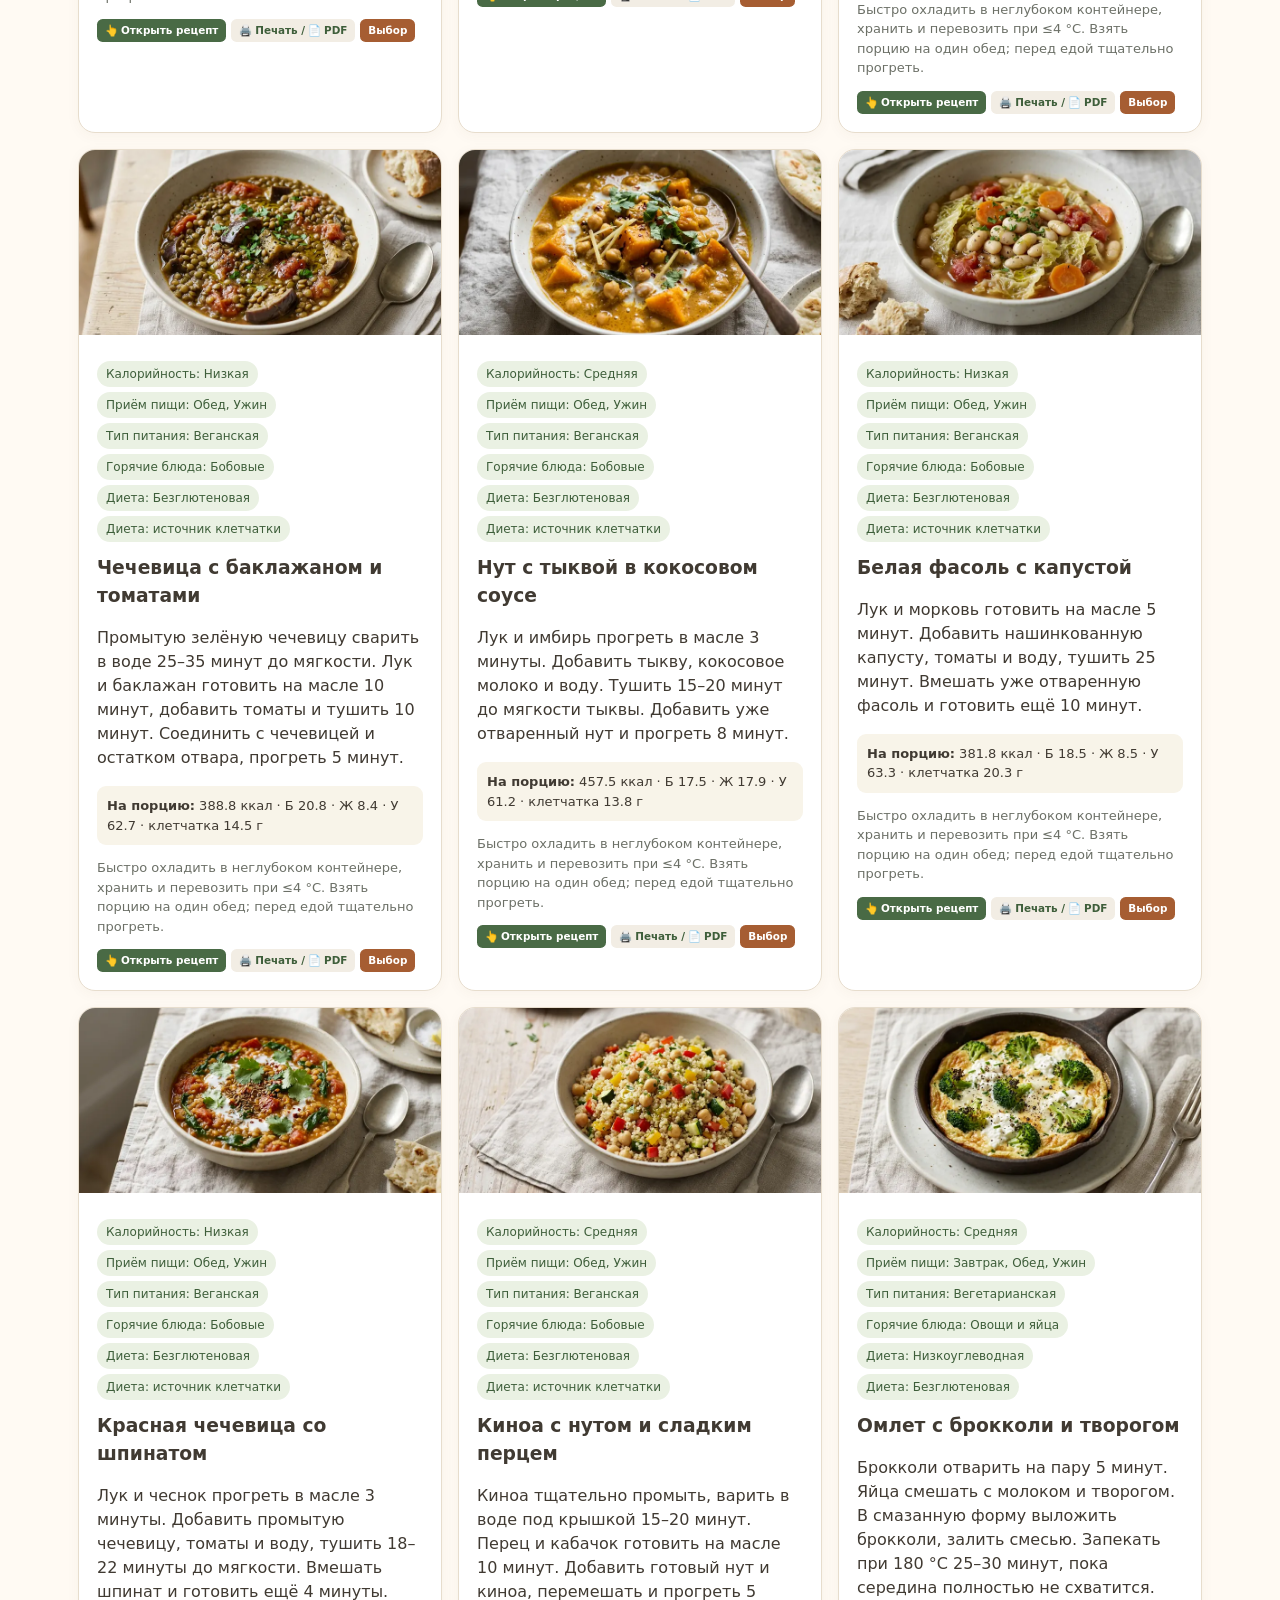
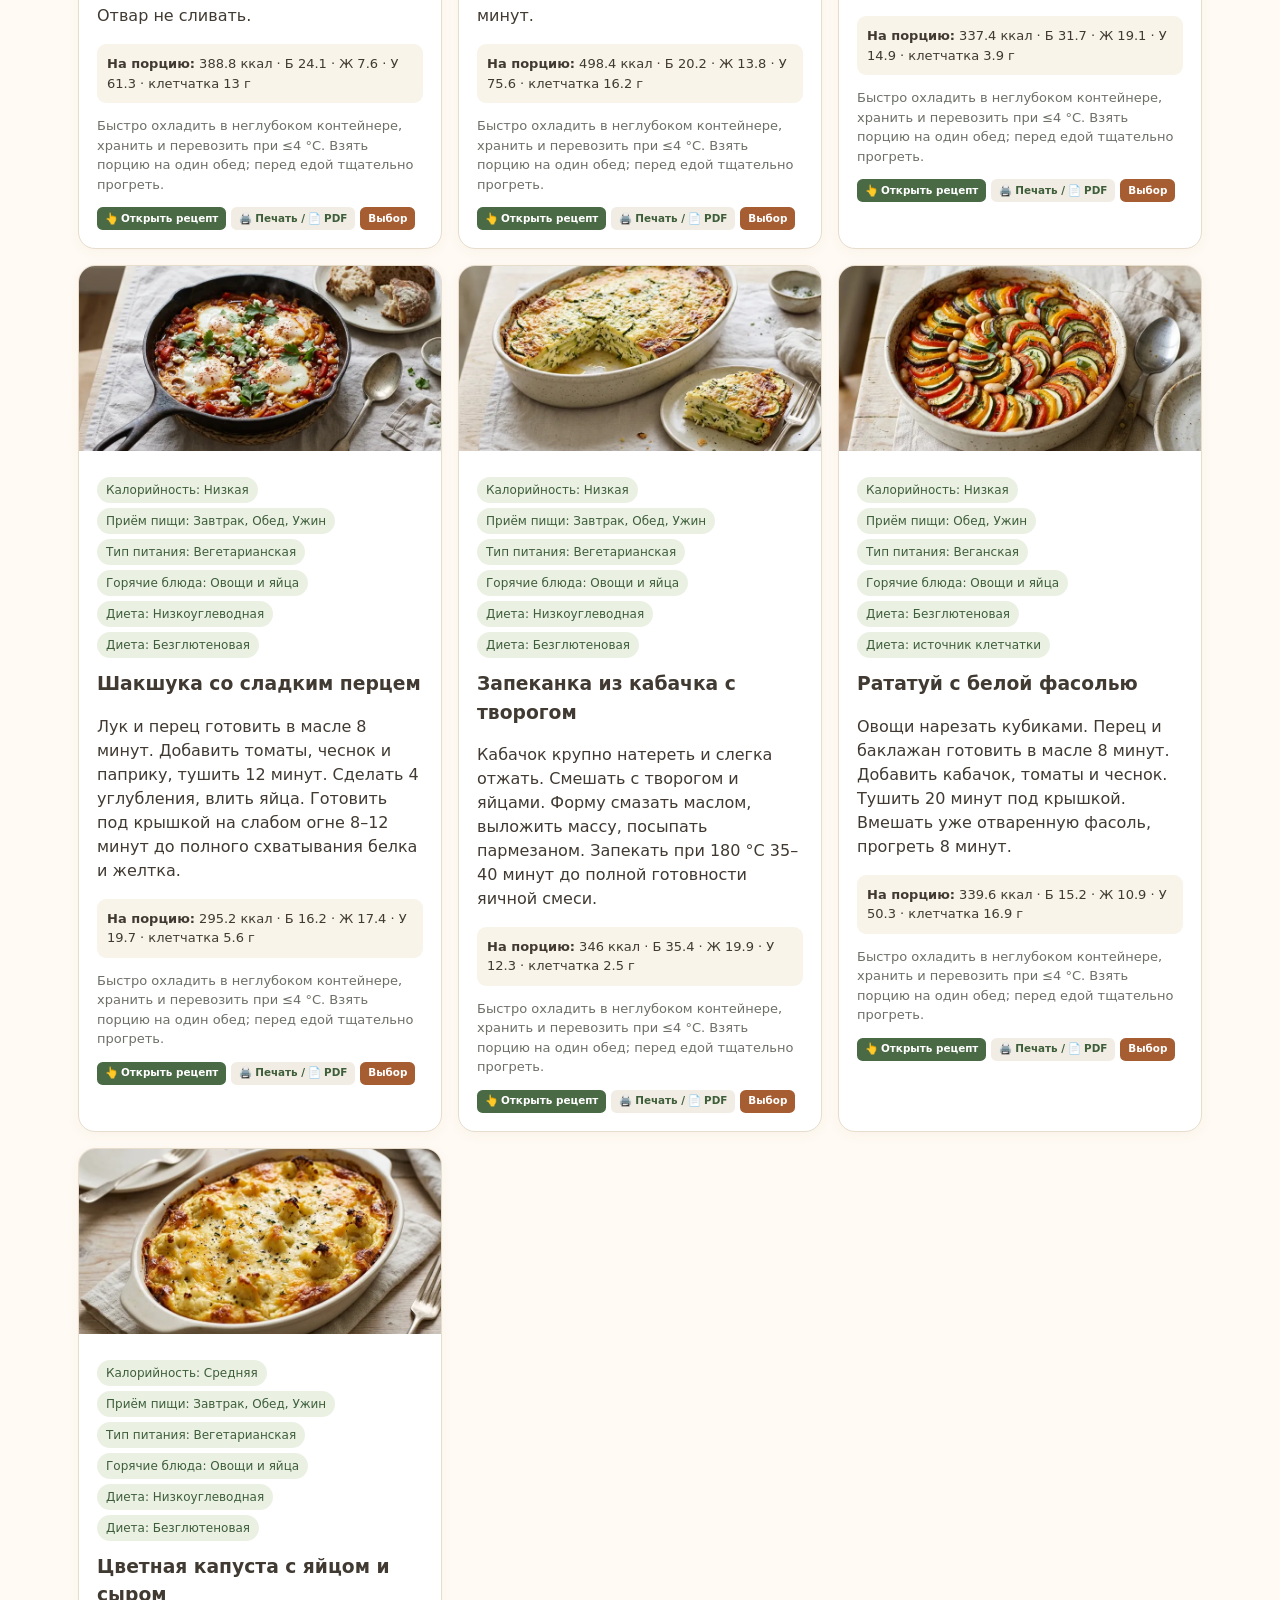
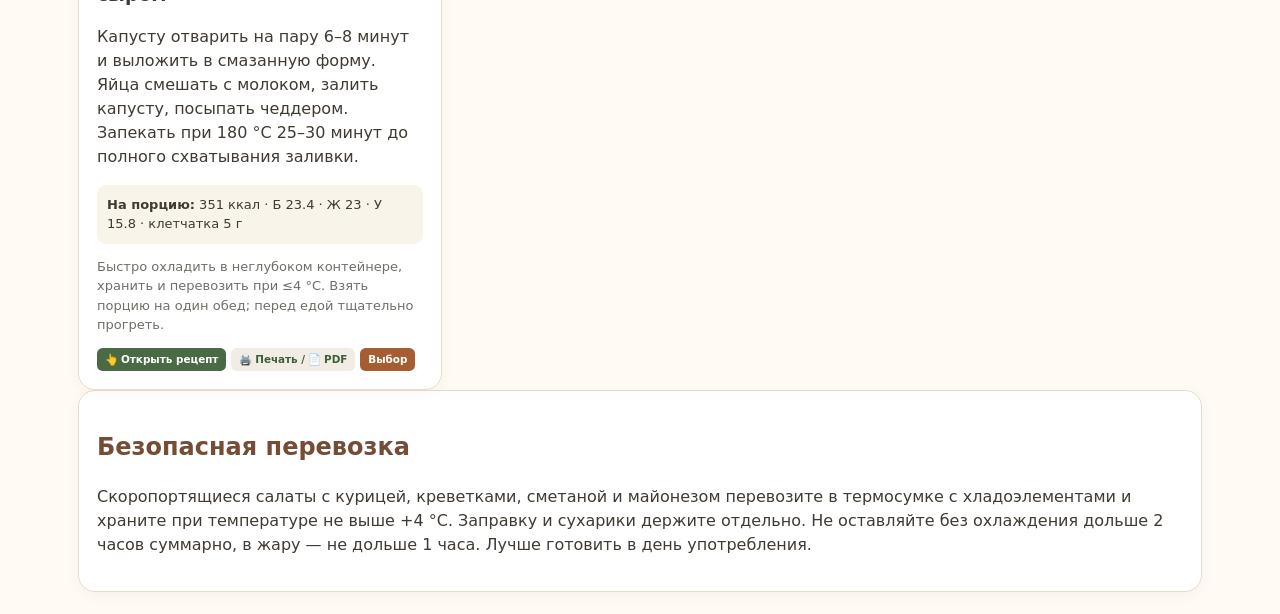
<file: office/index.html>
<!doctype html><html lang="ru"><head><meta charset="utf-8"><meta name="viewport" content="width=device-width,initial-scale=1"><title>Контейнер в офис — Рецепты</title><link rel="stylesheet" href="../assets/site.css?v=20261116-office"></head><body><header><h1>Контейнер в офис</h1><p>Блюда для ланч-бокса: перевозка в охлаждённом виде, соусы отдельно, удобные порции.</p><nav><a href="../">← Все рецепты</a><a href="../salads/">Салаты</a><a href="../office/">Контейнер в офис</a><a href="../menu/">Меню на неделю</a></nav></header><main><section class="panel"><label for="search">Поиск по названию и ингредиентам</label><input id="search" placeholder="Огурец, курица, капуста…"></section><div id="categoryToggle"></div><p id="count" class="muted"></p><section class="cards" id="cards"></section><section class="panel"><h2>Безопасная перевозка</h2><p>Скоропортящиеся салаты с курицей, креветками, сметаной и майонезом перевозите в термосумке с хладоэлементами и храните при температуре не выше +4 °C. Заправку и сухарики держите отдельно. Не оставляйте без охлаждения дольше 2 часов суммарно, в жару — не дольше 1 часа. Лучше готовить в день употребления.</p></section></main><script src="../assets/recipes-data.js"></script><script src="../assets/recipe-ui.js"></script><script>(function(){const ui=window.RECIPES_UI;const recipes=window.RECIPES_DATA.filter(r=>r.office===true);const cards=document.getElementById('cards');const q=document.getElementById('search');document.getElementById('categoryToggle').innerHTML=ui.toggle();ui.initToggle();function draw(){const v=q.value.trim().toLowerCase();const rows=recipes.filter(r=>(r.name+' '+r.ingredients).toLowerCase().includes(v));document.getElementById('count').textContent='Найдено блюд: '+rows.length;cards.innerHTML=rows.map(r=>'<article class="card"><img loading="lazy" src="'+ui.esc(r.image)+'" alt="'+ui.esc(r.name)+'"><div class="inside">'+ui.tags(r)+'<h3>'+ui.esc(r.name)+'</h3><p>'+ui.esc(r.formula)+'</p>'+(r.nutrition?'<div class="nutr"><b>На порцию:</b> '+r.nutrition.perPortion[0]+' ккал · Б '+r.nutrition.perPortion[1]+' · Ж '+r.nutrition.perPortion[2]+' · У '+r.nutrition.perPortion[3]+' · клетчатка '+r.nutrition.perPortion[4]+' г</div>':'')+'<p class="muted">'+ui.esc(r.officeNote)+'</p>'+ui.actions(r,'../')+'</div></article>').join('')||'<p>Совпадений нет.</p>'}q.addEventListener('input',draw);draw()})();</script></body></html>
</file>
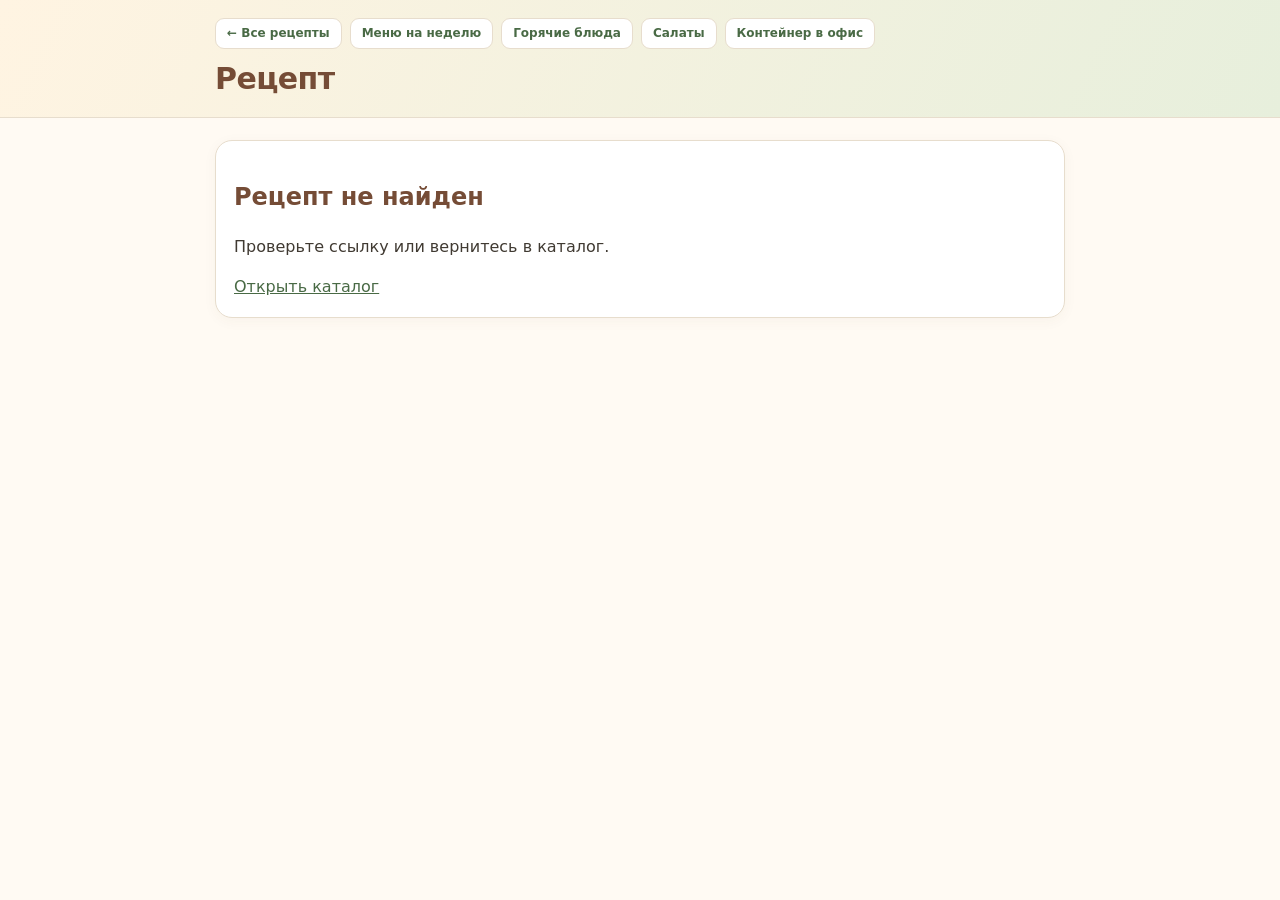
<file: recipe/index.html>
<!doctype html><html lang="ru"><head><meta charset="utf-8"><meta name="viewport" content="width=device-width,initial-scale=1"><title>Рецепт — кулинарная библиотека</title><link rel="stylesheet" href="../assets/site.css?v=20261116-2"></head><body class="recipe-page"><header><div class="recipe-header-inner"><nav><a href="../">← Все рецепты</a><a href="../menu/">Меню на неделю</a><a href="../hot/">Горячие блюда</a><a href="../salads/">Салаты</a><a href="../office/">Контейнер в офис</a></nav><h1 id="pageTitle">Рецепт</h1></div></header><main id="recipe" aria-live="polite"></main><script src="../assets/recipes-data.js"></script><script src="../assets/recipe-ui.js"></script><script>(function(){const ui=window.RECIPES_UI;const params=new URLSearchParams(location.search);const id=Number(params.get('id'));const r=window.RECIPES_DATA.find(x=>x.id===id);const root=document.getElementById('recipe');if(!r){document.title='Рецепт не найден';root.innerHTML='<section class="panel"><h2>Рецепт не найден</h2><p>Проверьте ссылку или вернитесь в каталог.</p><a href="../">Открыть каталог</a></section>';return}document.title=r.name+' — Рецепты';document.getElementById('pageTitle').textContent=r.name;let ingredients=r.ingredientsStructured?'<table class="recipe-ingredients"><thead><tr><th>Ингредиент</th><th>Количество на '+r.yieldServings+' порции</th></tr></thead><tbody>'+r.ingredientsStructured.map(it=>{const ref=window.RECIPES_INGREDIENTS[it.ingredientId];return '<tr><td>'+ui.esc(ref.name)+'</td><td>'+it.amount+' '+ui.esc(it.unit)+'</td></tr>'}).join('')+'</tbody></table>':'<p>Точная граммовка не указана. Состав: '+ui.esc(r.ingredients)+'.</p>';let n=r.nutrition;let nutrition=n?'<section class="panel"><h2>КБЖУ и клетчатка</h2><table class="recipe-ingredients"><thead><tr><th>Показатель</th><th>На порцию (~'+n.portionG+' г)</th><th>На 100 г</th></tr></thead><tbody>'+['Калории, ккал','Белки, г','Жиры, г','Углеводы, г','Клетчатка, г'].map((name,i)=>'<tr><td>'+name+'</td><td>'+n.perPortion[i]+'</td><td>'+n.per100[i]+'</td></tr>').join('')+'</tbody></table><p class="muted">'+ui.esc(n.basis)+'</p></section>':'<section class="panel"><h2>КБЖУ и клетчатка</h2><p>Не рассчитаны: требуется уточнение состава и массы ингредиентов.</p></section>';root.innerHTML='<img class="recipe-photo" src="'+ui.esc(r.image)+'" alt="Иллюстрация: '+ui.esc(r.name)+'"><section class="panel">'+ui.toggle()+ui.tags(r)+'<h2>Ингредиенты</h2>'+ingredients+'</section><section class="panel"><h2>Приготовление</h2><p>'+ui.esc(r.formula)+'</p>'+(r.section==='супы'?'<p><b>Мультиварка:</b> '+ui.esc(r.multi)+'; <b>скороварка:</b> '+ui.esc(r.pressure)+' под давлением, после набора давления. Соблюдайте правила безопасного сброса.</p>':'')+(r.section==='су-вид'?'<p>Подробные температурные режимы смотрите в <a href="../sous-vide/">справочнике су-вид</a>.</p>':'')+(r.section==='туризм'?'<p>Дополнительные сведения смотрите в <a href="../tourism/">туристическом разделе</a>.</p>':'')+'</section>'+(r.office?'<section class="panel"><h2>Контейнер в офис</h2><p>'+ui.esc(r.officeNote)+'</p></section>':'')+nutrition+'<div class="recipe-print noprint"><button id="printRecipe">Печать / сохранить в PDF</button> <a class="select-action" href="../menu/?add='+r.id+'">Выбор</a> <a href="../">← Вернуться к каталогу</a></div>';ui.initToggle();document.getElementById('printRecipe').addEventListener('click',()=>window.print());if(params.get('print')==='1'){window.addEventListener('load',()=>setTimeout(()=>window.print(),350))}})();</script></body></html>
</file>
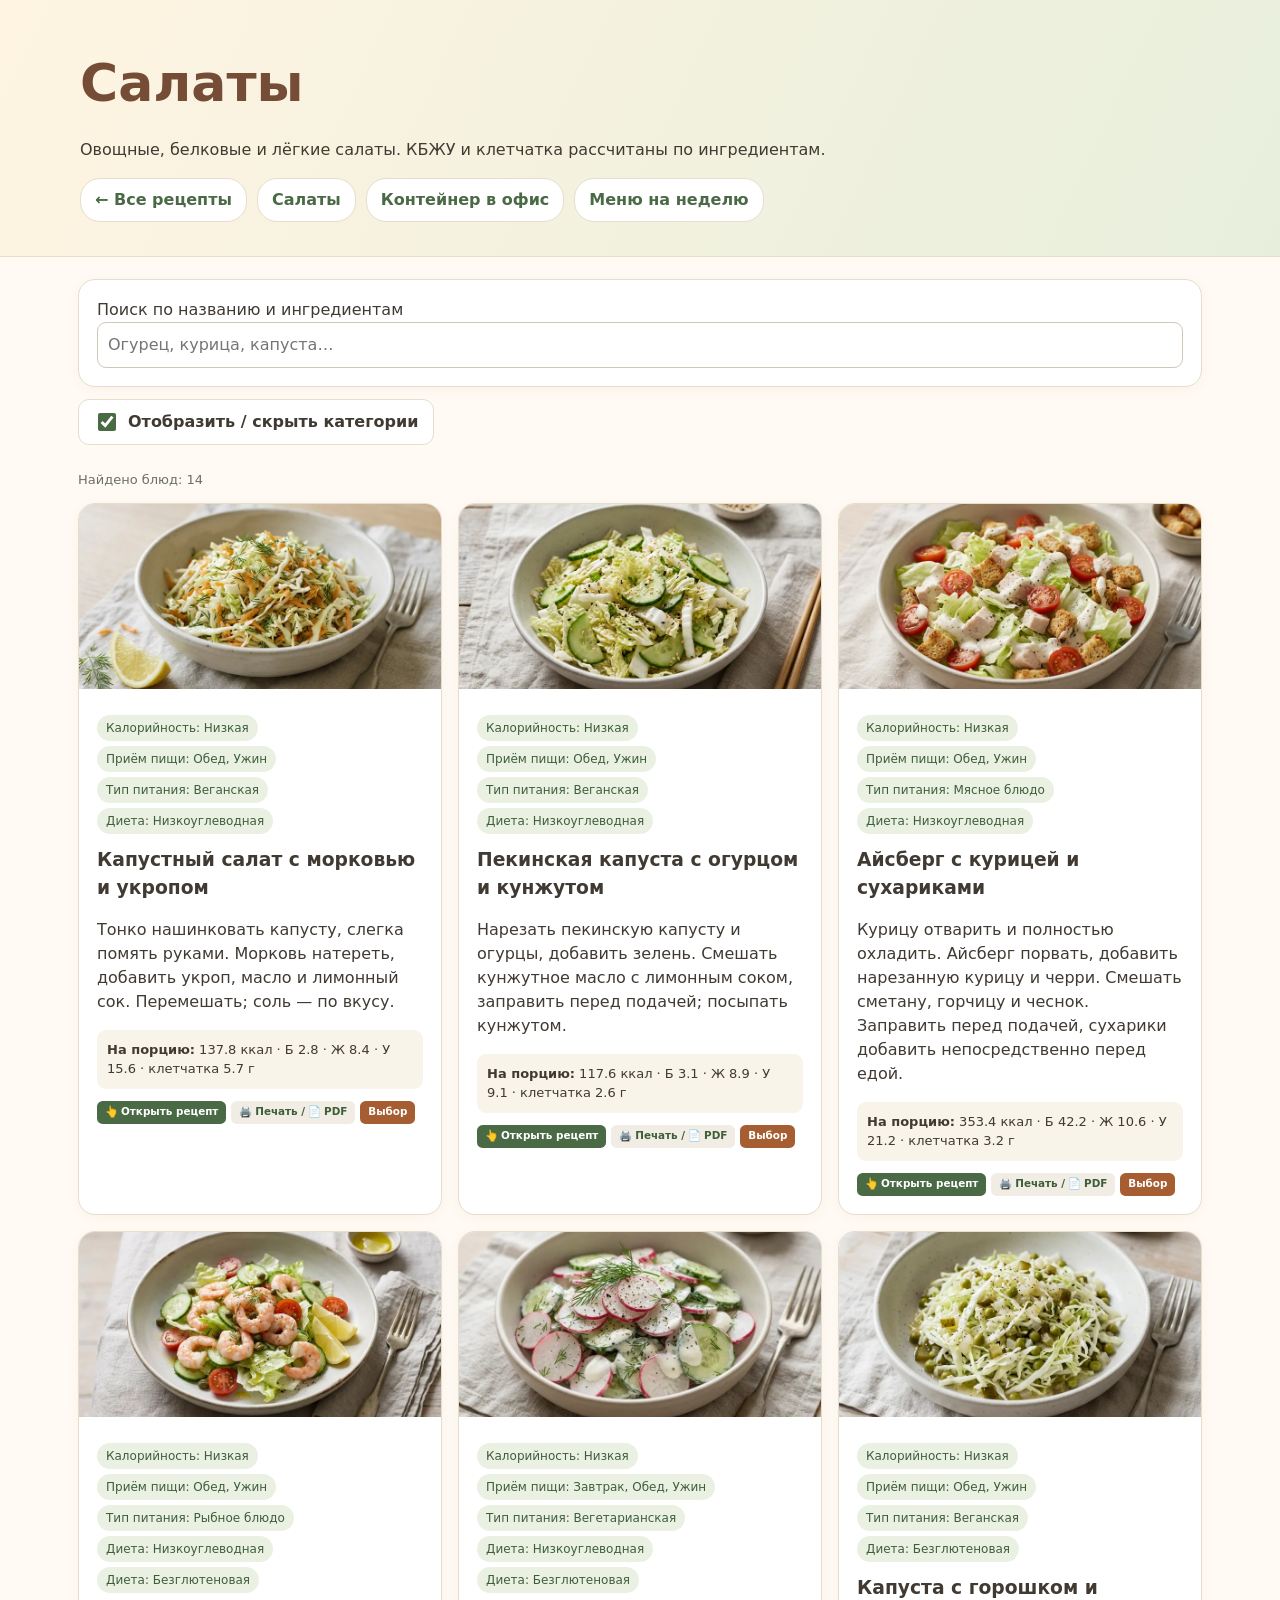
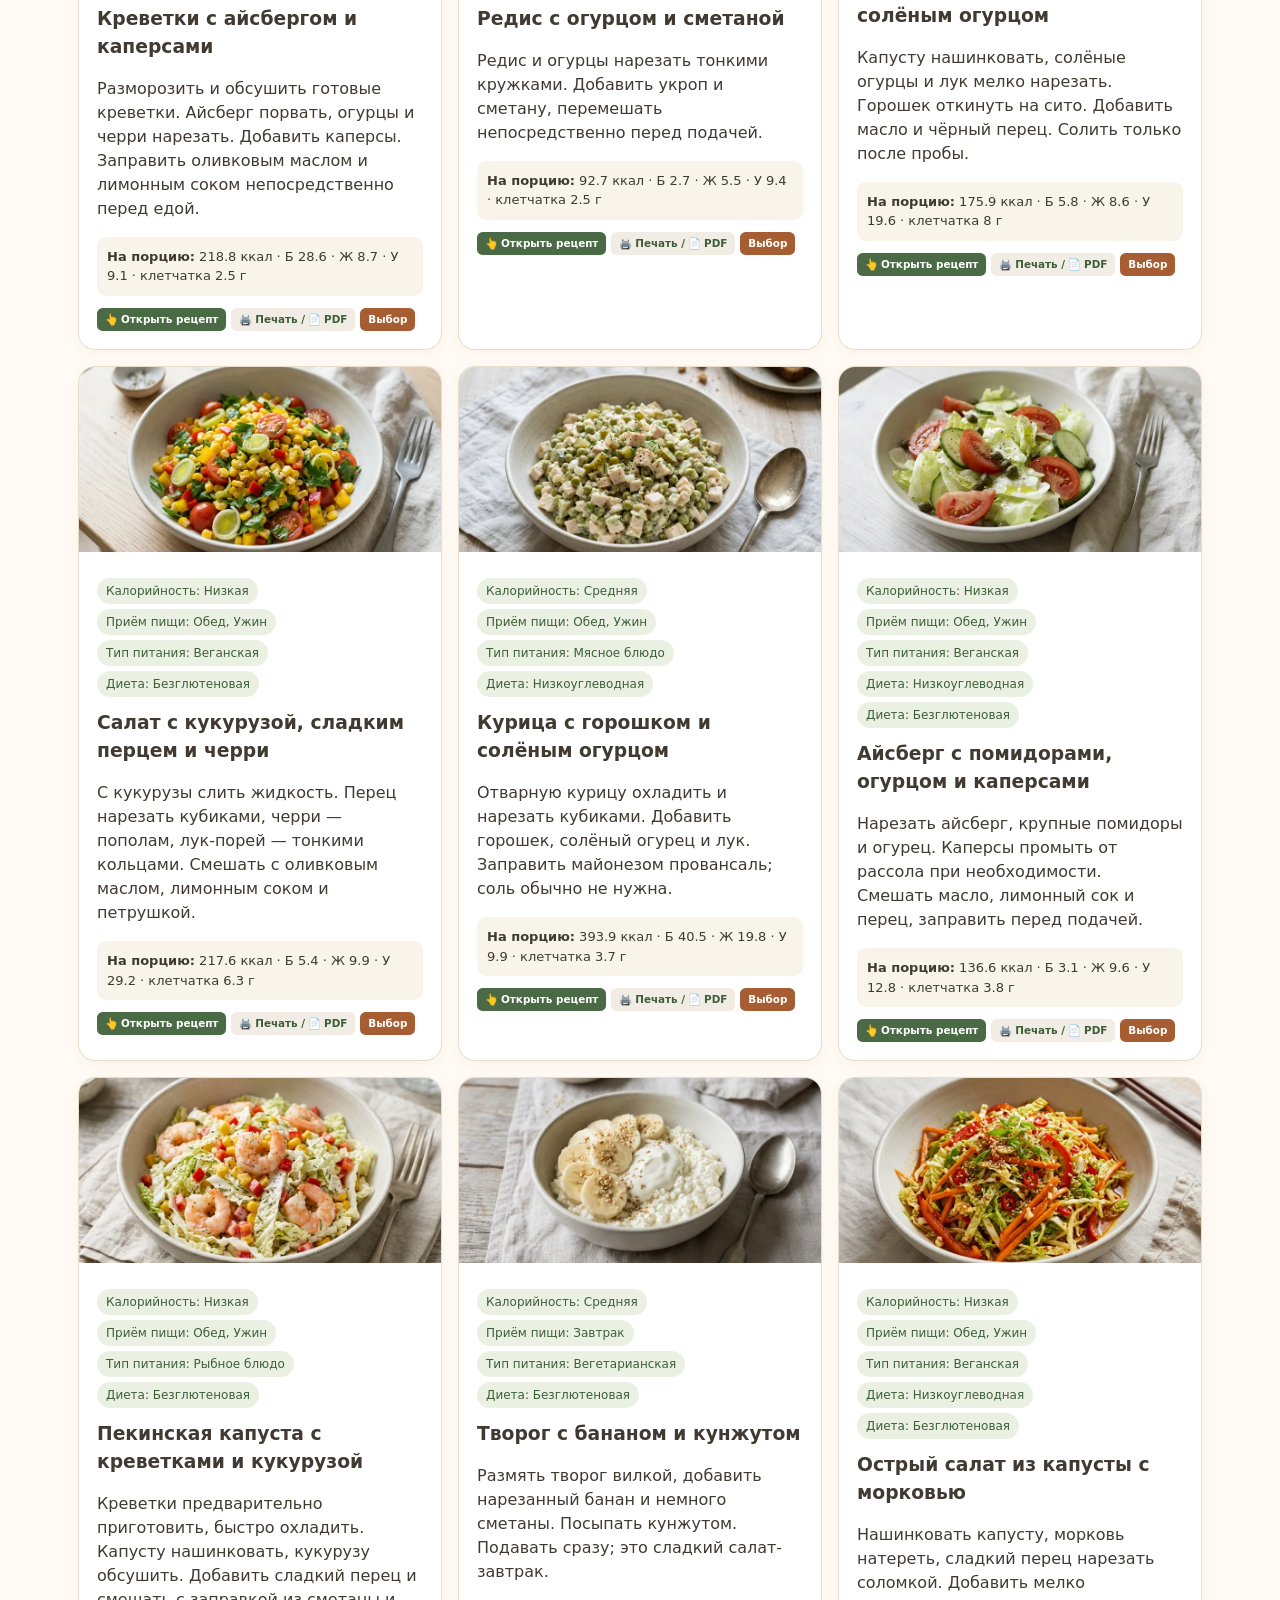
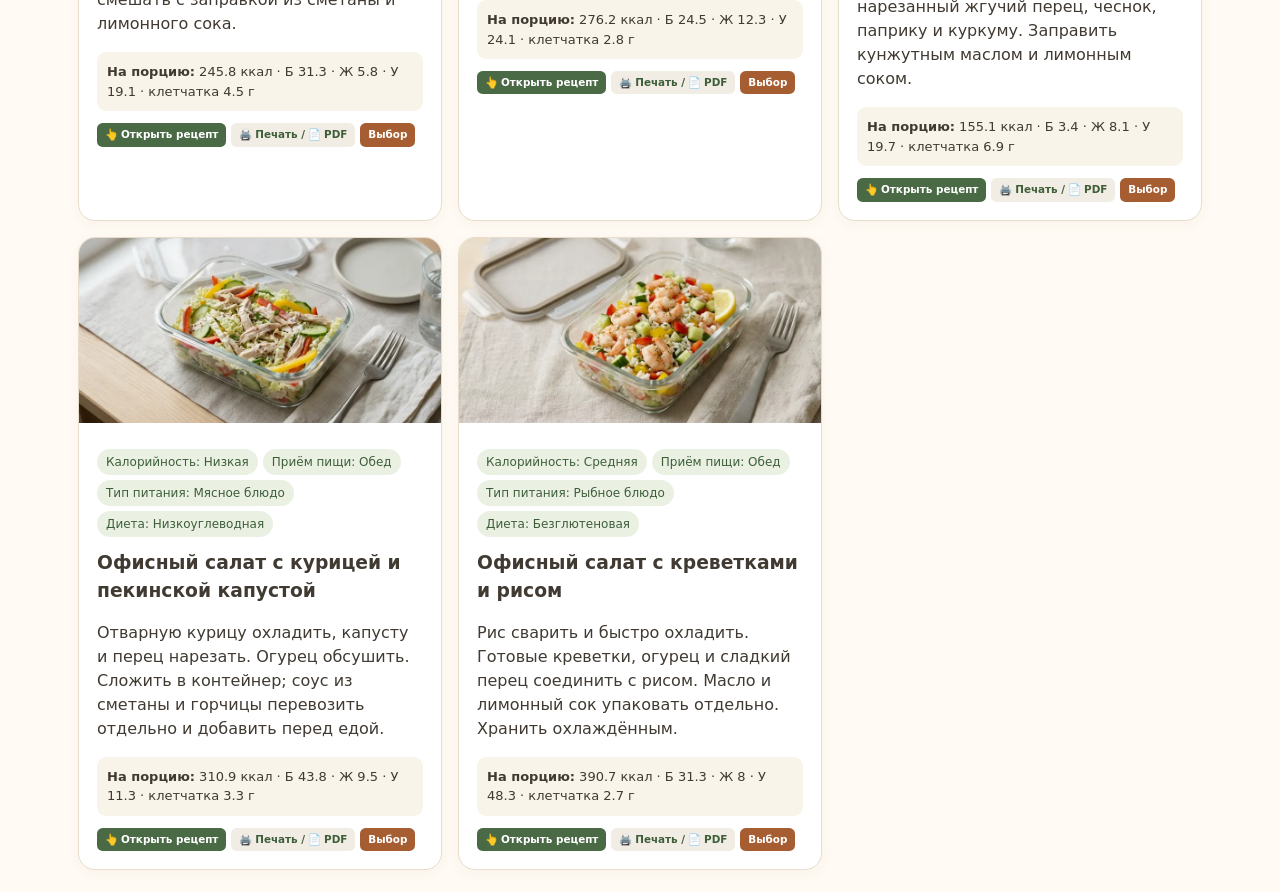
<file: salads/index.html>
<!doctype html><html lang="ru"><head><meta charset="utf-8"><meta name="viewport" content="width=device-width,initial-scale=1"><title>Салаты — Рецепты</title><link rel="stylesheet" href="../assets/site.css?v=20261116-office"></head><body><header><h1>Салаты</h1><p>Овощные, белковые и лёгкие салаты. КБЖУ и клетчатка рассчитаны по ингредиентам.</p><nav><a href="../">← Все рецепты</a><a href="../salads/">Салаты</a><a href="../office/">Контейнер в офис</a><a href="../menu/">Меню на неделю</a></nav></header><main><section class="panel"><label for="search">Поиск по названию и ингредиентам</label><input id="search" placeholder="Огурец, курица, капуста…"></section><div id="categoryToggle"></div><p id="count" class="muted"></p><section class="cards" id="cards"></section></main><script src="../assets/recipes-data.js"></script><script src="../assets/recipe-ui.js"></script><script>(function(){const ui=window.RECIPES_UI;const recipes=window.RECIPES_DATA.filter(r=>r.section==='салаты');const cards=document.getElementById('cards');const q=document.getElementById('search');document.getElementById('categoryToggle').innerHTML=ui.toggle();ui.initToggle();function draw(){const v=q.value.trim().toLowerCase();const rows=recipes.filter(r=>(r.name+' '+r.ingredients).toLowerCase().includes(v));document.getElementById('count').textContent='Найдено блюд: '+rows.length;cards.innerHTML=rows.map(r=>'<article class="card"><img loading="lazy" src="'+ui.esc(r.image)+'" alt="'+ui.esc(r.name)+'"><div class="inside">'+ui.tags(r)+'<h3>'+ui.esc(r.name)+'</h3><p>'+ui.esc(r.formula)+'</p>'+(r.nutrition?'<div class="nutr"><b>На порцию:</b> '+r.nutrition.perPortion[0]+' ккал · Б '+r.nutrition.perPortion[1]+' · Ж '+r.nutrition.perPortion[2]+' · У '+r.nutrition.perPortion[3]+' · клетчатка '+r.nutrition.perPortion[4]+' г</div>':'')+ui.actions(r,'../')+'</div></article>').join('')||'<p>Совпадений нет.</p>'}q.addEventListener('input',draw);draw()})();</script></body></html>
</file>
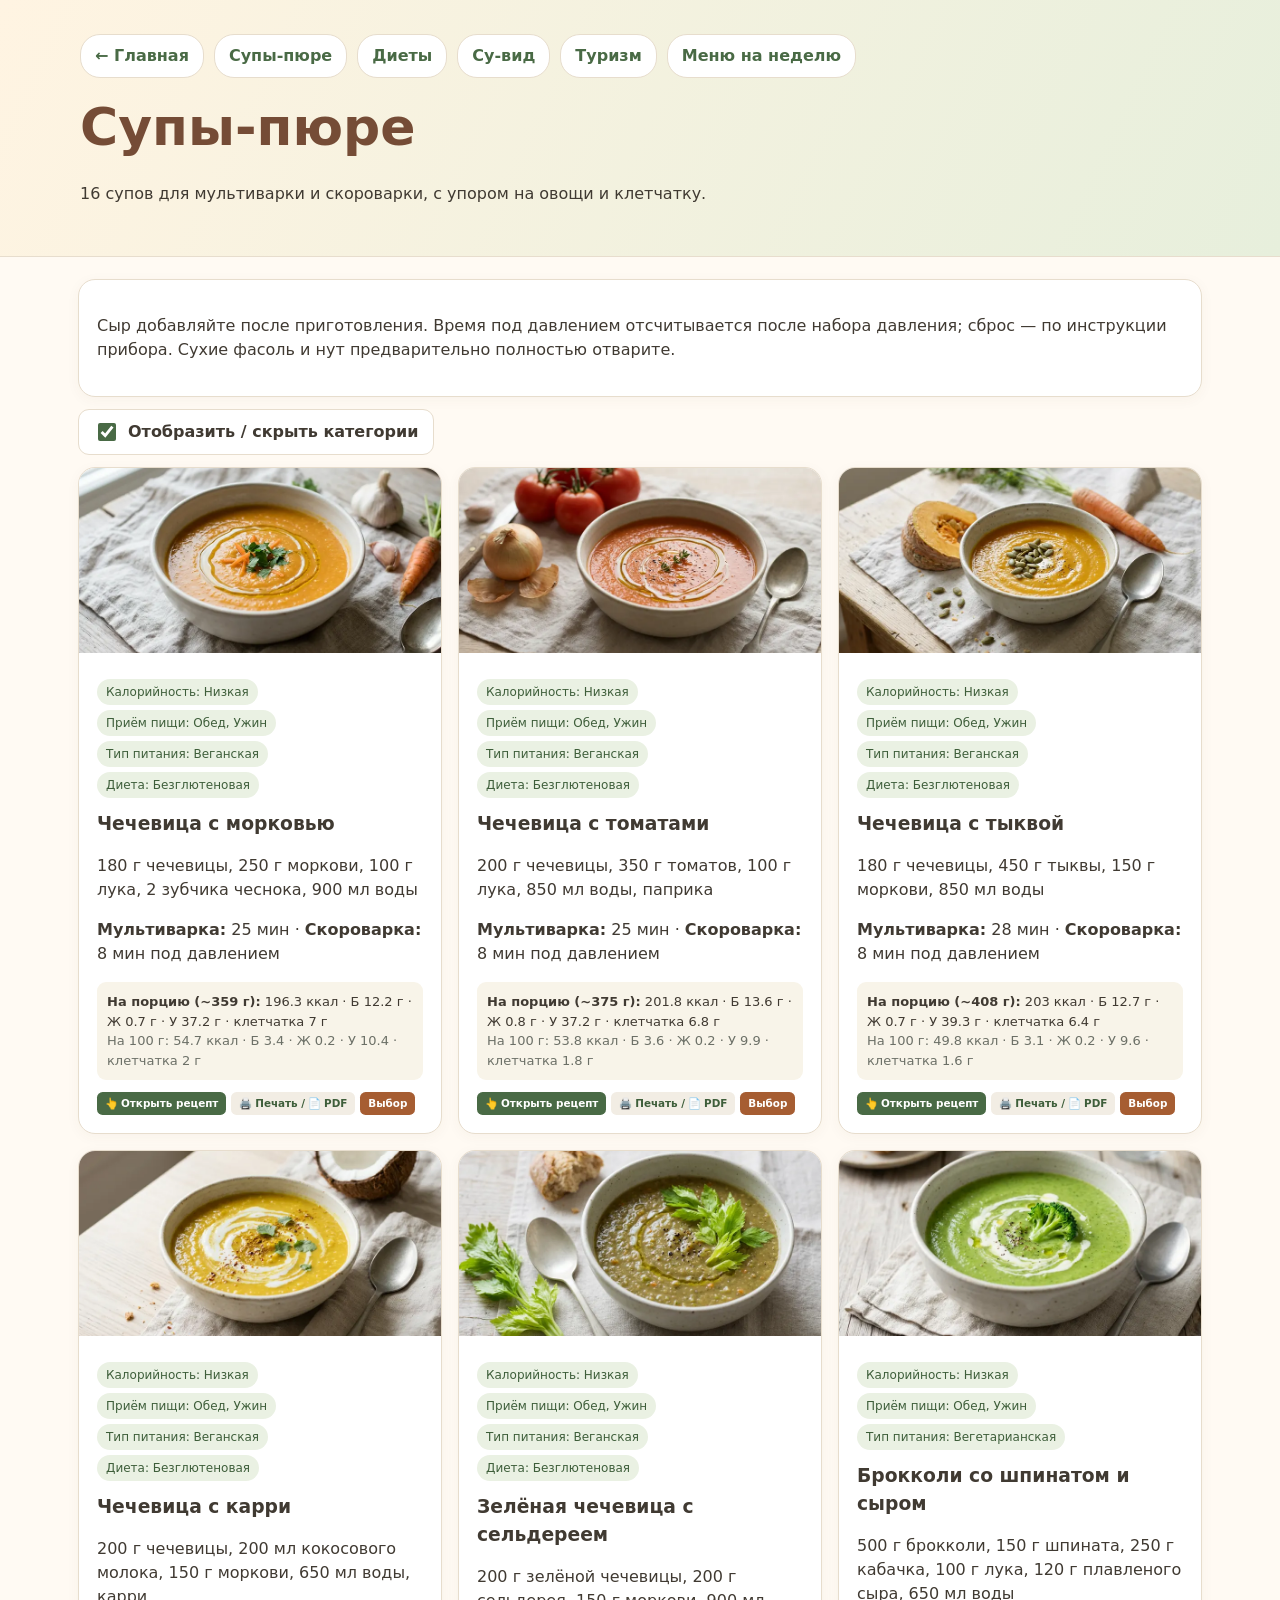
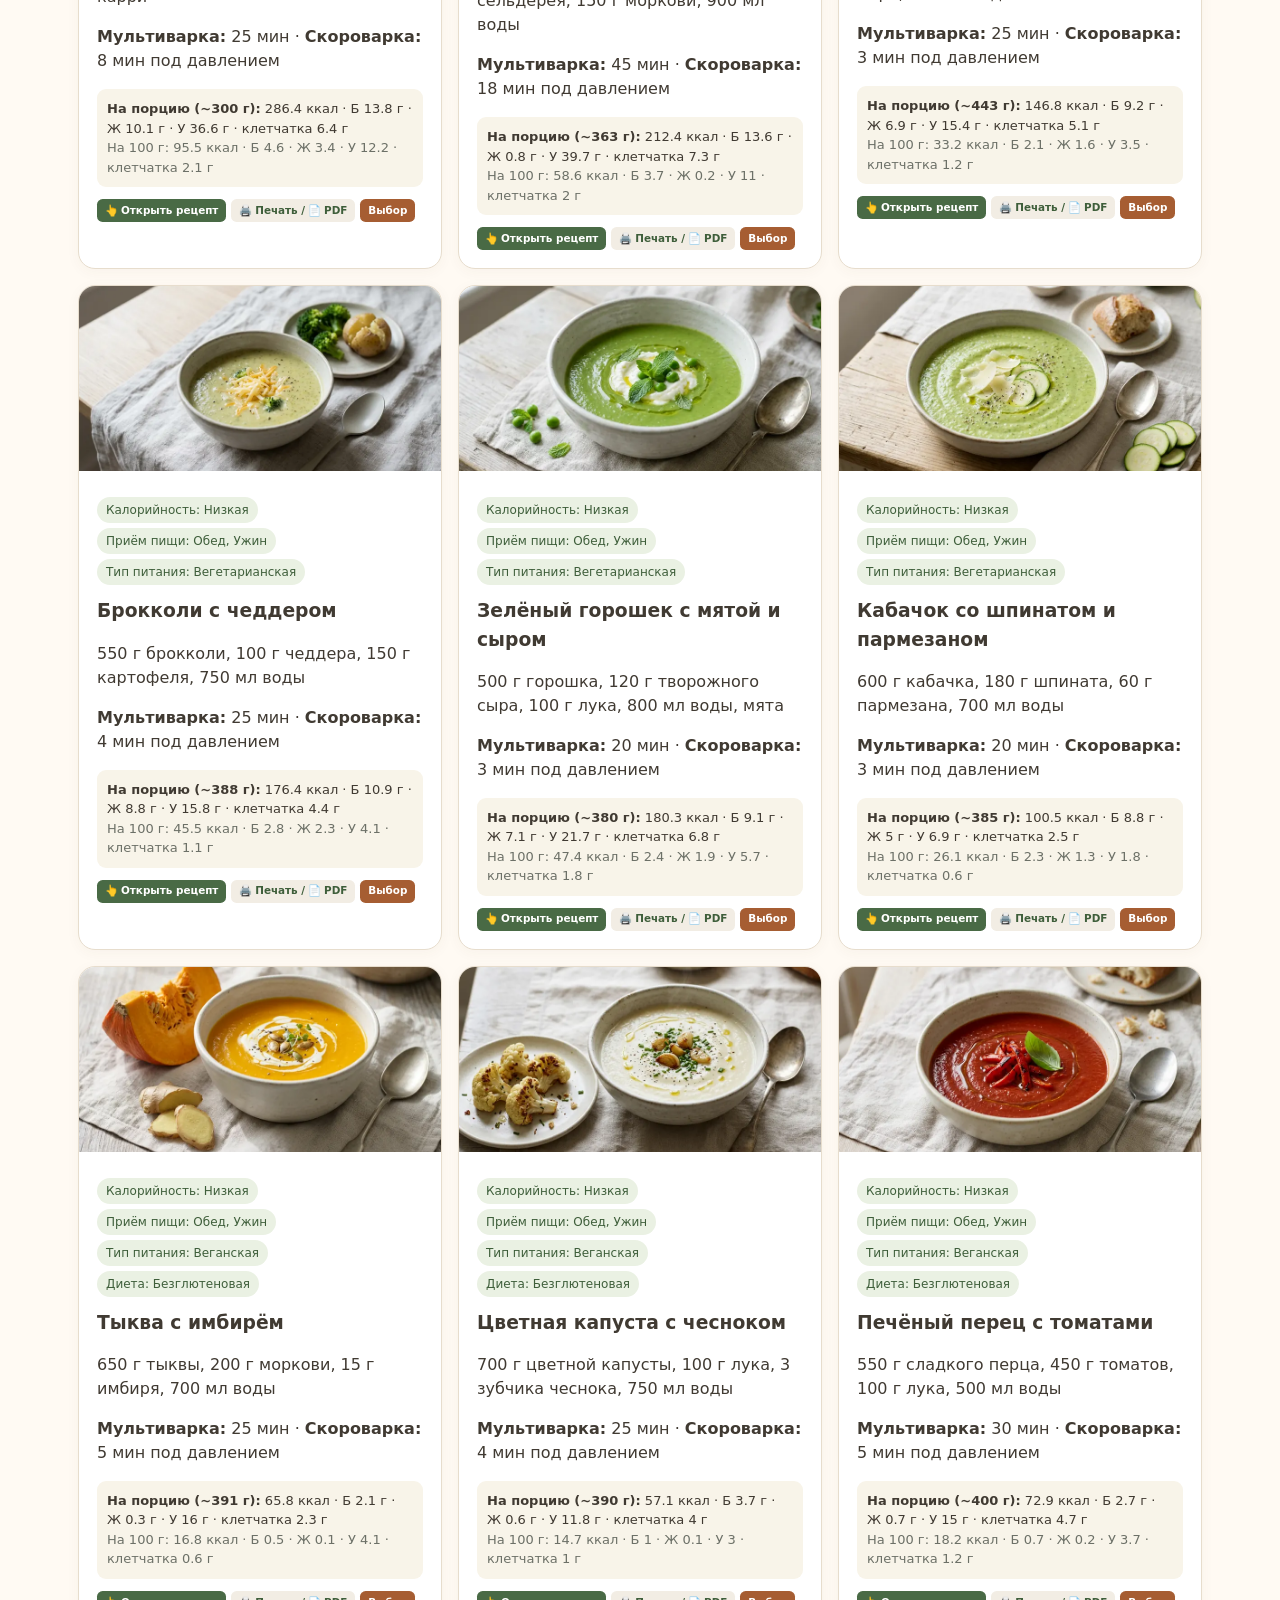
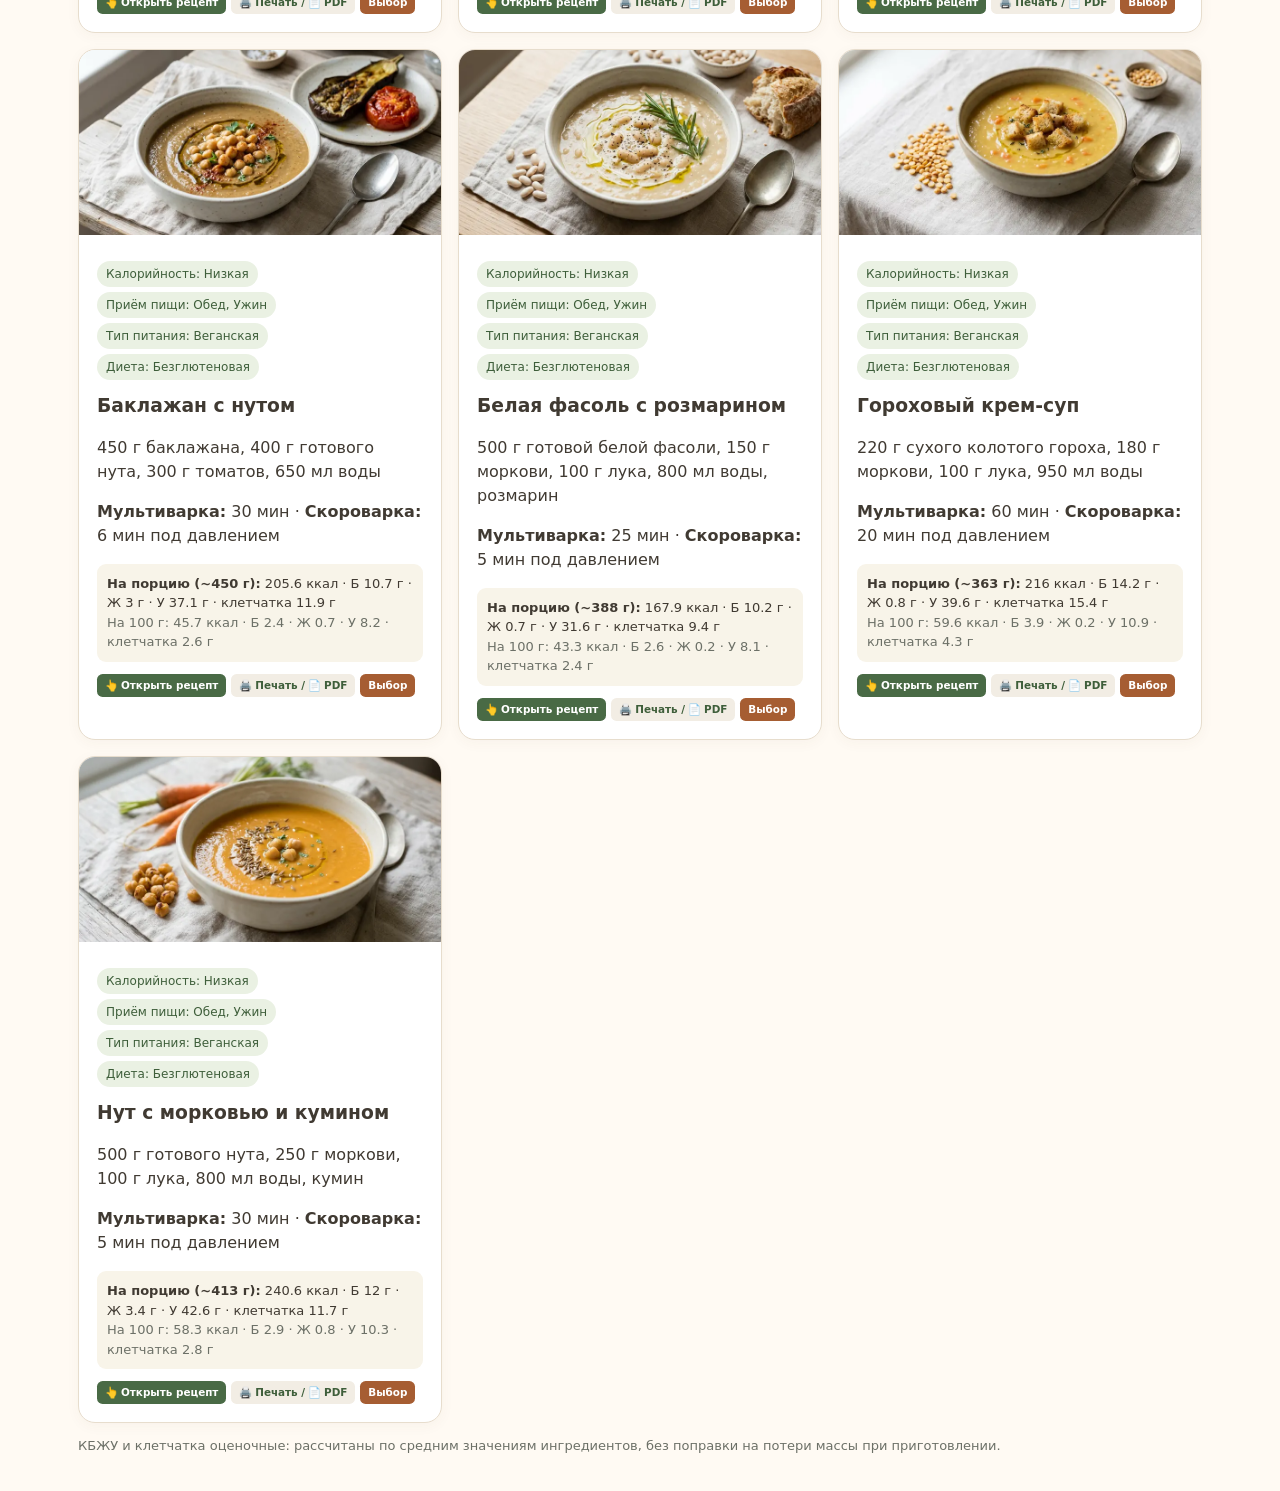
<file: soups/index.html>
<!doctype html><html lang="ru"><head><meta charset="utf-8"><meta name="viewport" content="width=device-width,initial-scale=1"><title>Супы-пюре — Рецепты</title><link rel="stylesheet" href="../assets/site.css"></head><body><header><nav><a href="../">← Главная</a><a href="../soups/">Супы-пюре</a><a href="../diets/">Диеты</a><a href="../sous-vide/">Су-вид</a><a href="../tourism/">Туризм</a><a href="../menu/">Меню на неделю</a></nav><h1>Супы-пюре</h1><p>16 супов для мультиварки и скороварки, с упором на овощи и клетчатку.</p></header><main><section class="panel"><p>Сыр добавляйте после приготовления. Время под давлением отсчитывается после набора давления; сброс — по инструкции прибора. Сухие фасоль и нут предварительно полностью отварите.</p></section><div id="categoryToggle"></div><section id="cards" class="cards"></section><p class="muted">КБЖУ и клетчатка оценочные: рассчитаны по средним значениям ингредиентов, без поправки на потери массы при приготовлении.</p></main><script src="../assets/recipes-data.js"></script><script src="../assets/recipe-ui.js"></script><script>const data=window.RECIPES_DATA.filter(x=>x.section==='супы');document.getElementById('cards').innerHTML=data.map(x=>{let n=x.nutrition;return '<article class="card"><img loading="lazy" src="'+x.image+'" alt="Иллюстрация блюда"><div class="inside">'+window.RECIPES_UI.tags(x)+'<h3>'+x.name+'</h3><p>'+x.formula+'</p>'+(x.section==='супы'?'<p><b>Мультиварка:</b> '+x.multi+' · <b>Скороварка:</b> '+x.pressure+' под давлением</p>':'')+(n?'<div class="nutr"><b>На порцию (~'+n.portionG+' г):</b> '+n.perPortion[0]+' ккал · Б '+n.perPortion[1]+' г · Ж '+n.perPortion[2]+' г · У '+n.perPortion[3]+' г · клетчатка '+n.perPortion[4]+' г<br><small>На 100 г: '+n.per100[0]+' ккал · Б '+n.per100[1]+' · Ж '+n.per100[2]+' · У '+n.per100[3]+' · клетчатка '+n.per100[4]+' г</small></div>':'<p>КБЖУ не рассчитаны.</p>') +window.RECIPES_UI.actions(x,'../')+'</div></article>'}).join('');document.getElementById('categoryToggle').innerHTML=window.RECIPES_UI.toggle();window.RECIPES_UI.initToggle();</script></body></html>
</file>
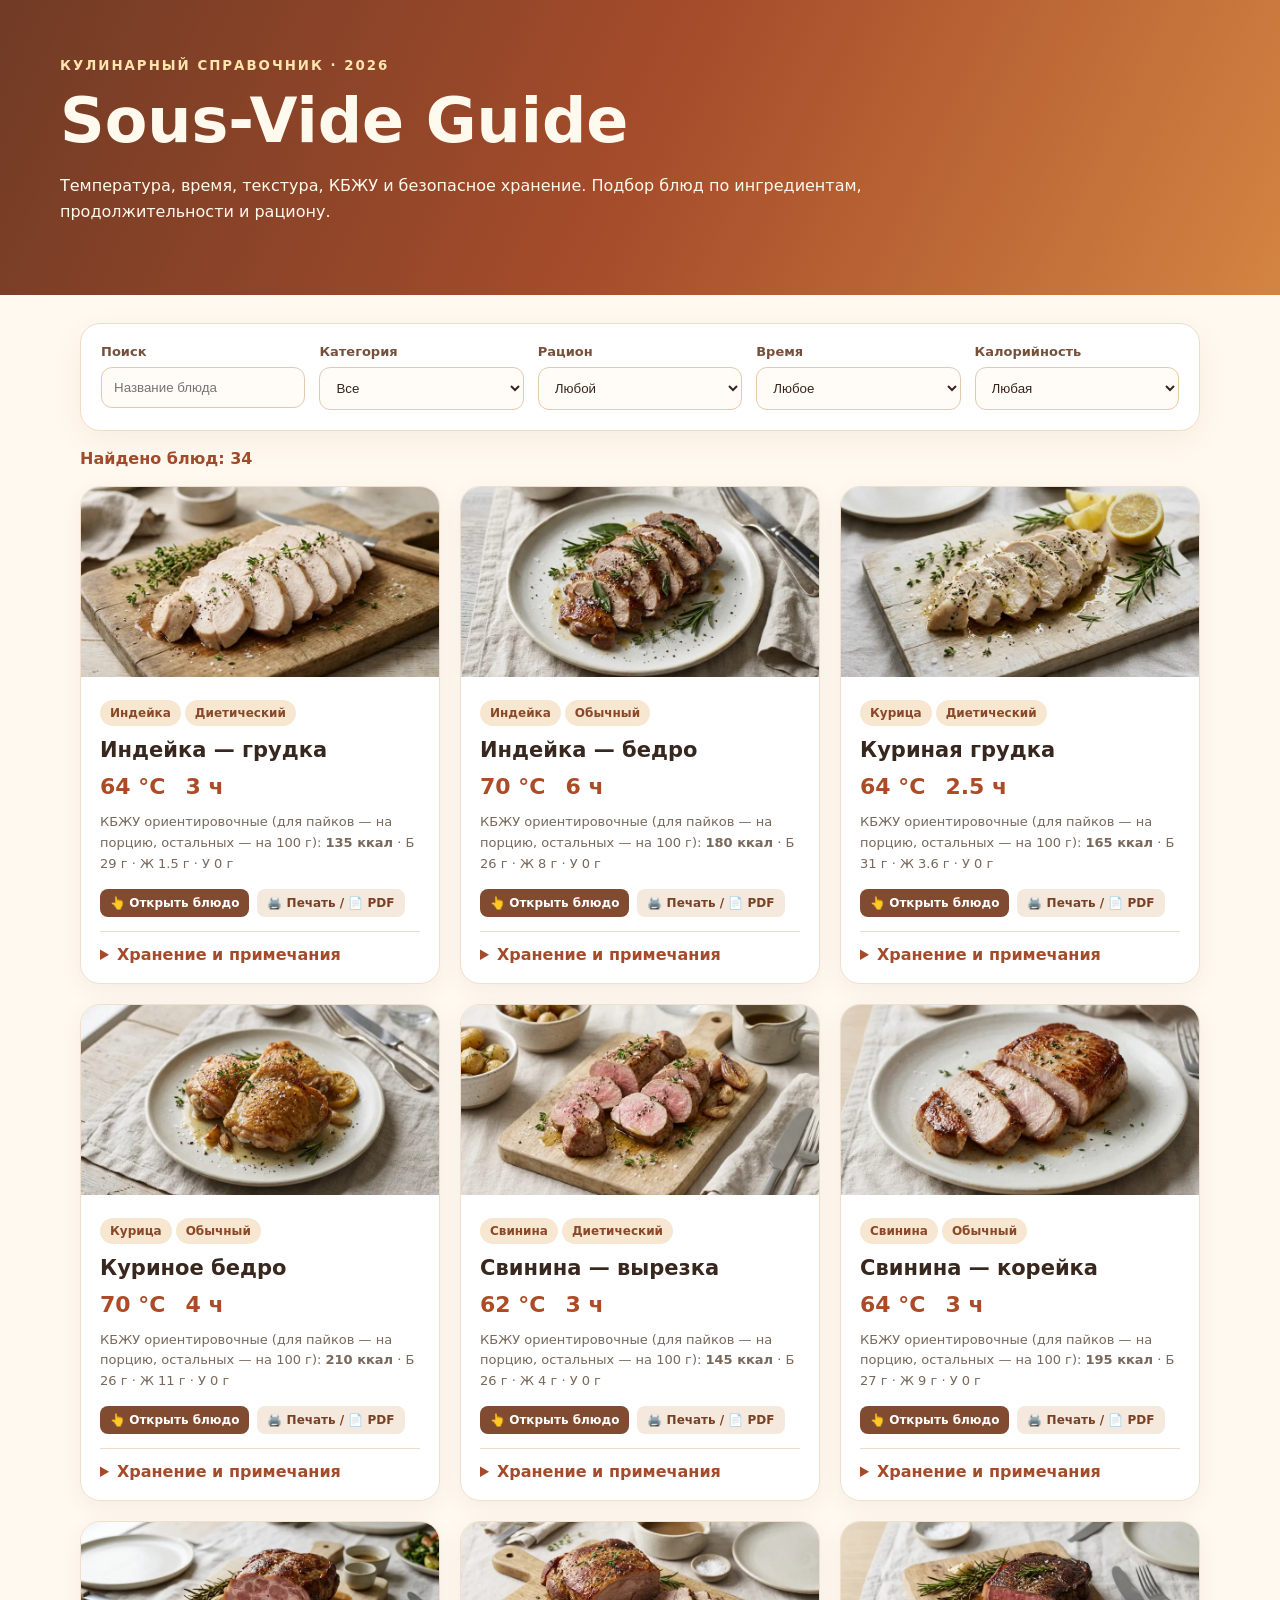
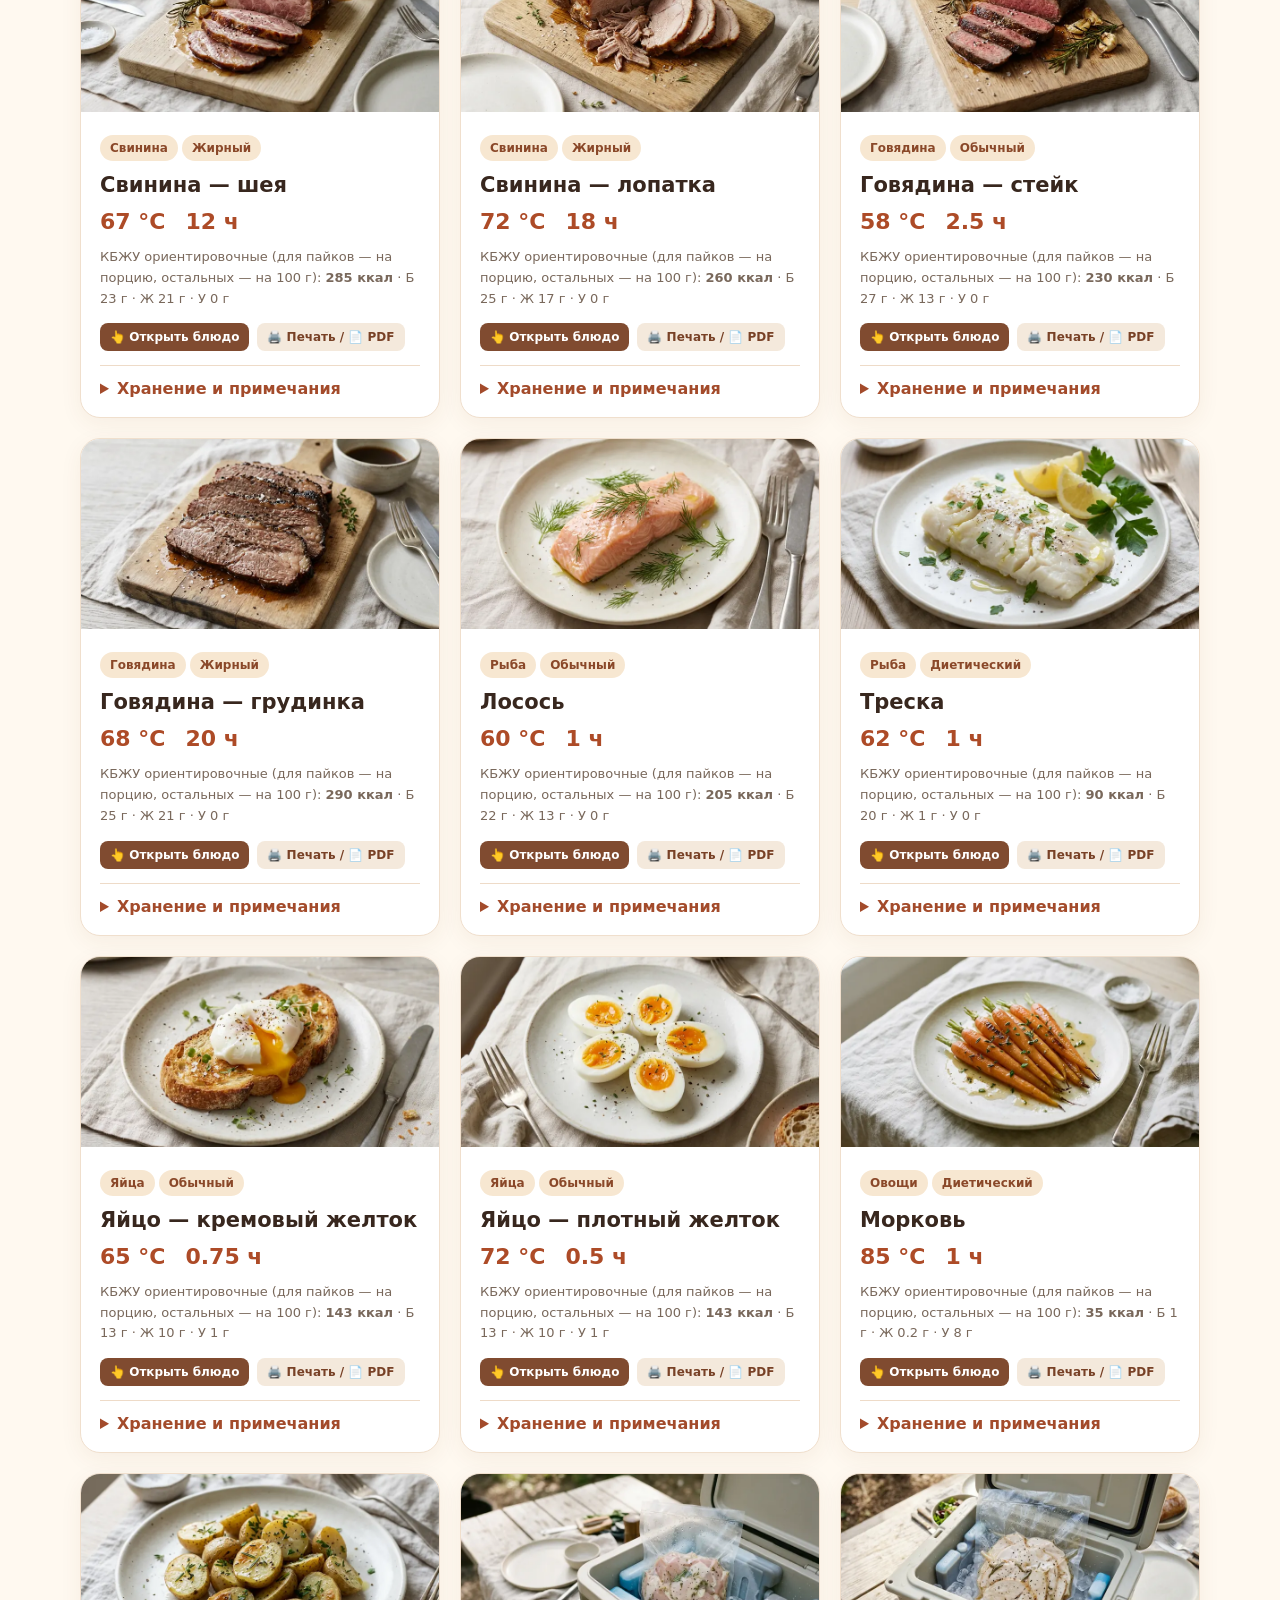
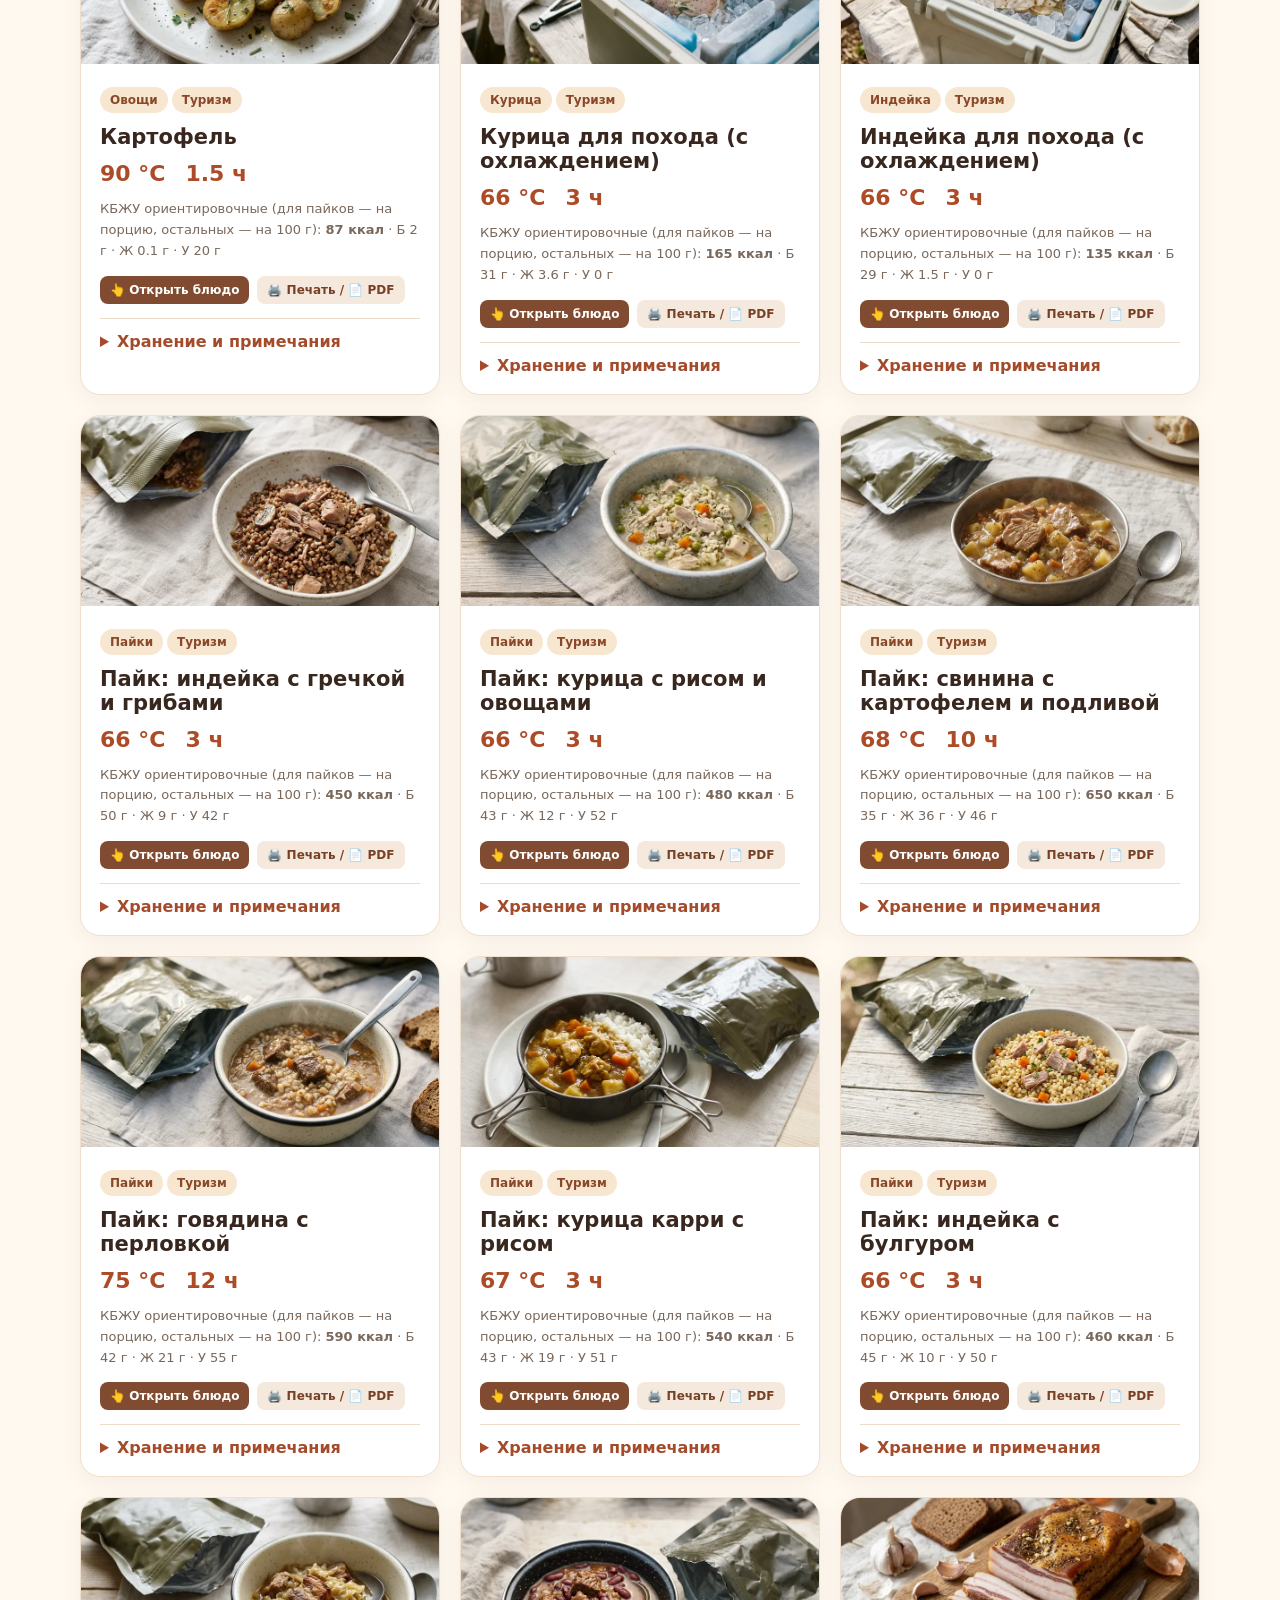
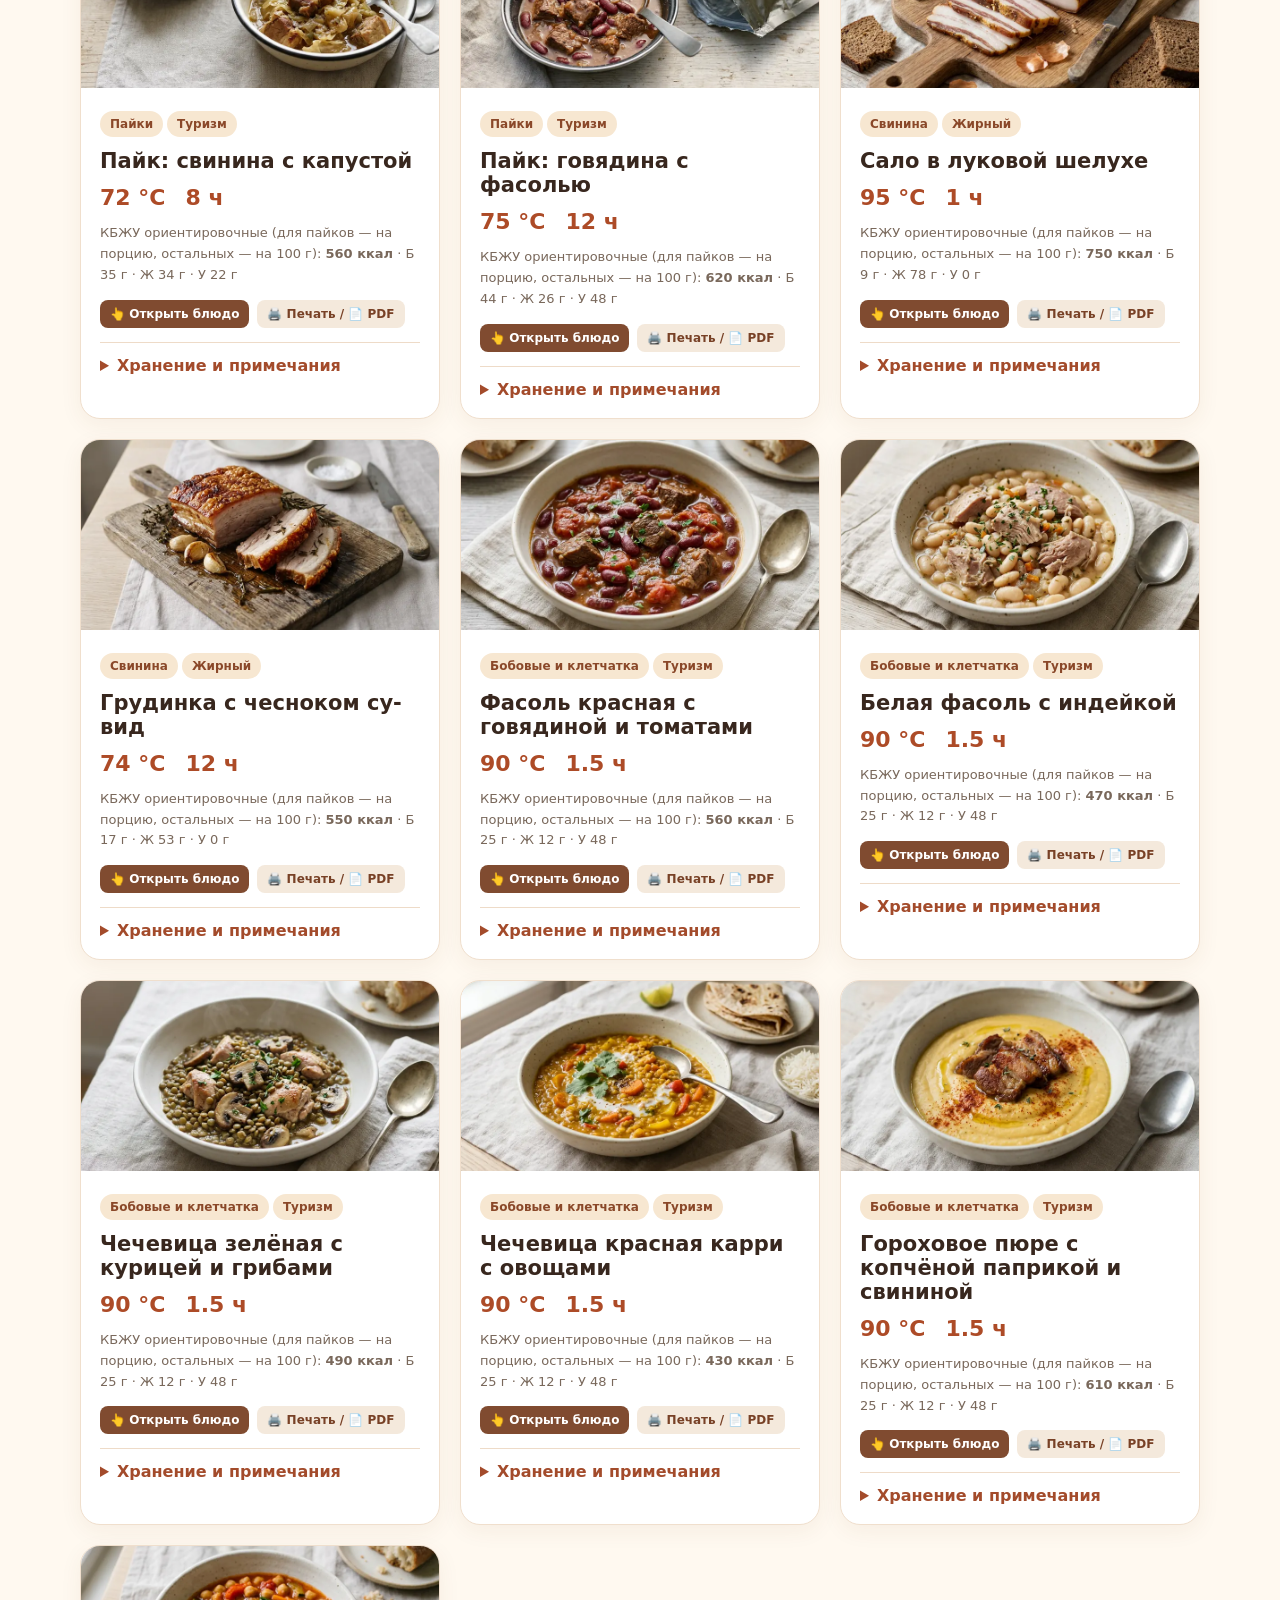
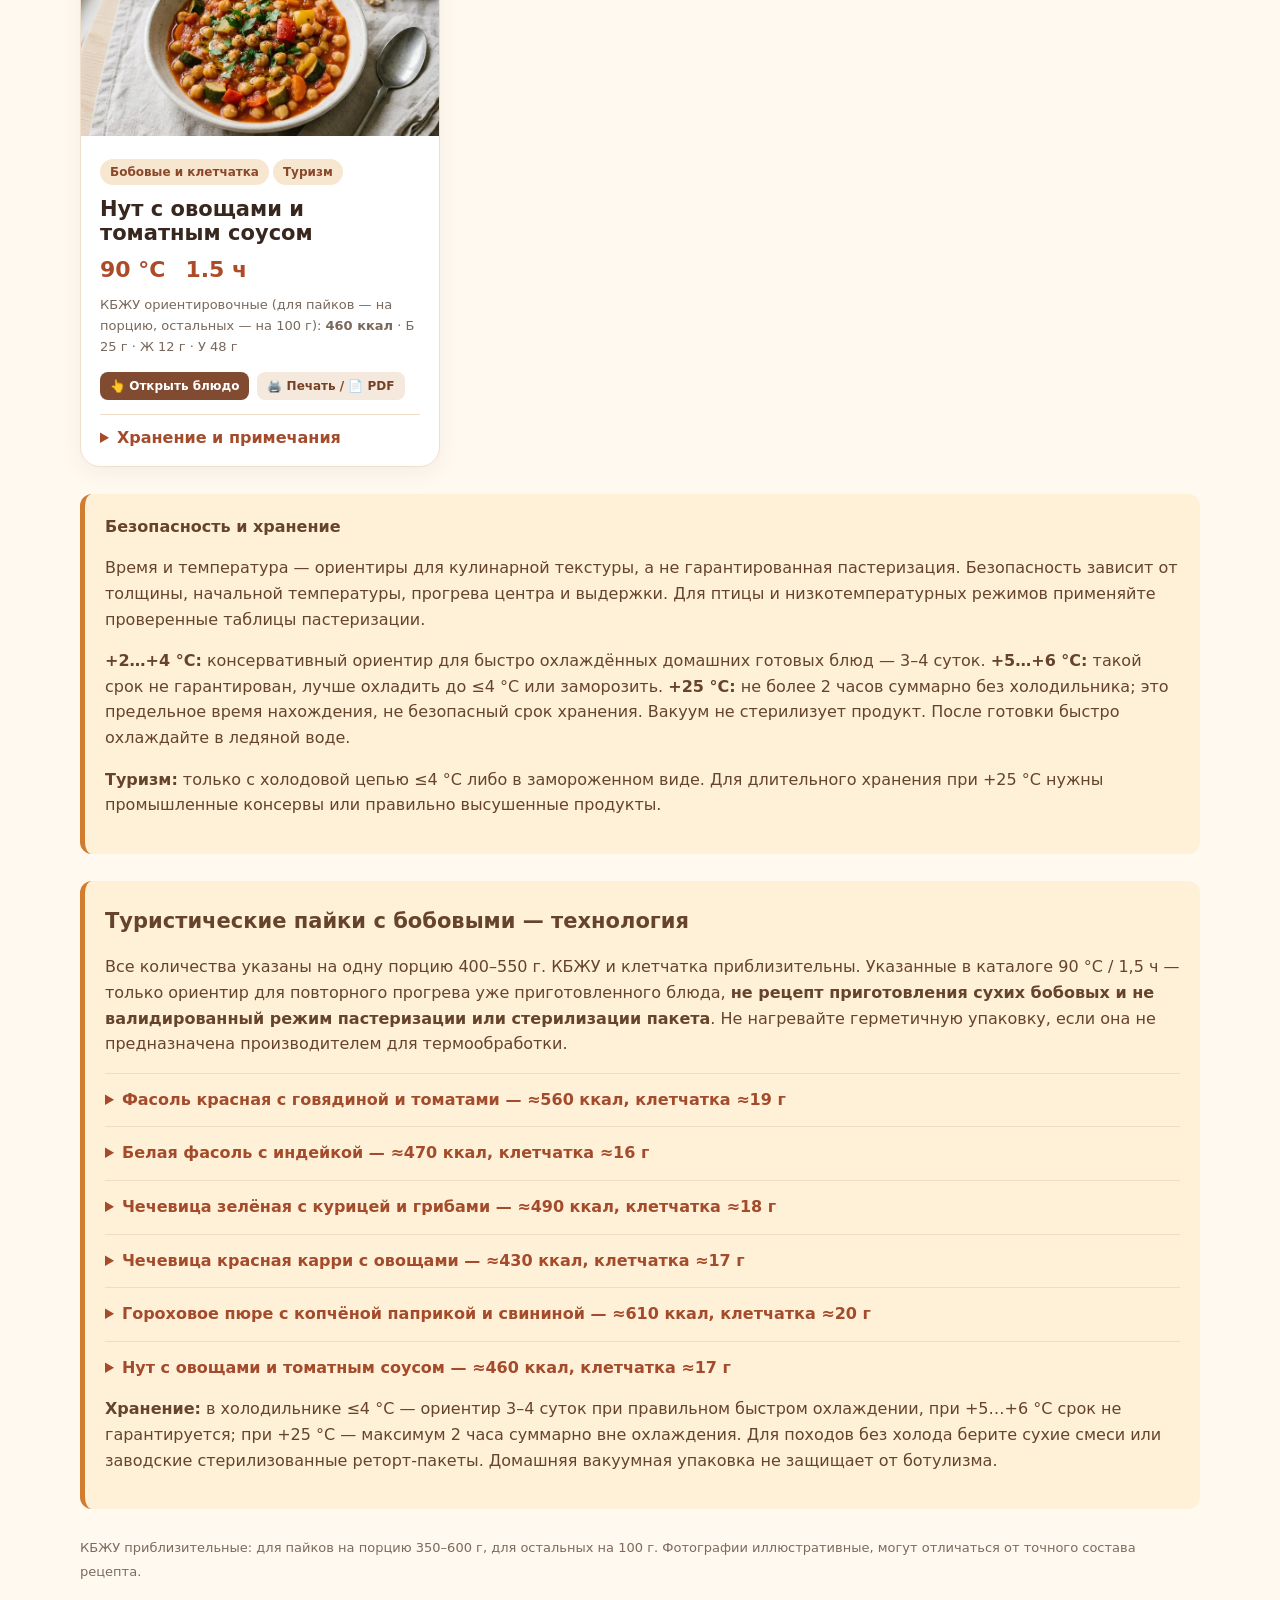
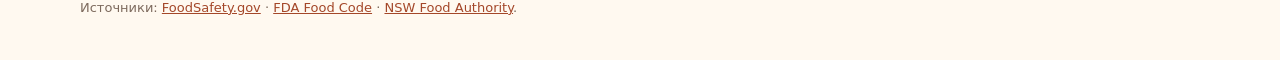
<file: sous-vide/index.html>
<!doctype html><html lang="ru"><meta charset="utf-8"><meta name="viewport" content="width=device-width,initial-scale=1"><title>Sous-Vide Guide — температура, время, КБЖУ</title><style>
:root{font-family:system-ui,Arial;color:#38271e;background:#fff9f0}*{box-sizing:border-box}body{margin:0;background:#fff9f0}header{background:linear-gradient(115deg,#713b25,#a54c2b,#d48442);color:#fff9ee;padding:55px max(22px,calc((100vw - 1160px)/2))}header small{letter-spacing:.15em;color:#ffe4ae!important;font-weight:800}h1{font-size:clamp(36px,5vw,62px);margin:10px 0}header p{max-width:920px;line-height:1.6;color:#fff8ed!important}main{max-width:1160px;margin:auto;padding:28px 20px}.filters{display:grid;grid-template-columns:repeat(auto-fit,minmax(170px,1fr));gap:14px;padding:20px;background:white;border:1px solid #f0dcc6;border-radius:20px;box-shadow:0 10px 32px #9a512212}label{font-size:13px;font-weight:700;color:#77503b}select,input{display:block;width:100%;margin-top:8px;padding:12px;border-radius:11px;border:1px solid #e5c9ad;background:#fffcf7;color:#38251c}.grid{display:grid;grid-template-columns:repeat(auto-fill,minmax(270px,1fr));gap:20px}.card{background:white;border:1px solid #f0dfcd;border-radius:20px;overflow:hidden;box-shadow:0 6px 22px #6e3e2110}.card img{width:100%;height:190px;object-fit:cover;background:#f4dfc7}.body{padding:19px}h2{font-size:21px;margin:4px 0 12px}.pill{display:inline-block;background:#f7e7d1;color:#8a4829;padding:6px 10px;border-radius:20px;font-size:12px;font-weight:700;margin:0 4px 8px 0}.stats{display:flex;gap:20px;font-size:22px;font-weight:800;color:#ad4b27}.muted{color:#79685b;font-size:13px;line-height:1.6}.warning{border-left:5px solid #d17c2f;background:#fff0d8;color:#66442c;padding:20px;border-radius:12px;margin:27px 0;line-height:1.6}details{border-top:1px solid #eedbc8;padding-top:13px;margin-top:14px}summary{cursor:pointer;color:#a34b2b;font-weight:750}a{color:#a44729}footer{font-size:13px;color:#7d6a5d;line-height:1.8}#count{margin:18px 0;color:#a04b2b;font-weight:750}@media(max-width:600px){header{padding:35px 22px}.grid{grid-template-columns:1fr}}.sv-actions{display:flex;flex-wrap:wrap;gap:8px;margin:14px 0}.sv-actions a,.sv-actions button{display:inline-block;background:#804b30;color:#fff;text-decoration:none;border:0;border-radius:8px;padding:7px 10px;font:600 12px system-ui;cursor:pointer}.sv-actions .sv-print{background:#f4e9dc;color:#784126}.sv-detail{max-width:800px;margin:auto}.sv-detail img{height:340px;object-fit:cover}.sv-detail h3{color:#804b30}.filters[hidden]{display:none!important}@media print{header,.filters,.sv-no-print,#count,.warning{display:none!important}main{padding:0}.grid{display:block}.sv-detail{box-shadow:none;border:0;max-width:none}.sv-detail img{height:200px}}
</style>
<header><small>КУЛИНАРНЫЙ СПРАВОЧНИК · 2026</small><h1>Sous-Vide Guide</h1><p>Температура, время, текстура, КБЖУ и безопасное хранение. Подбор блюд по ингредиентам, продолжительности и рациону.</p></header><main><section class="filters"><label>Поиск<input id="q" placeholder="Название блюда"></label><label>Категория<select id="cat"><option value="">Все</option></select></label><label>Рацион<select id="diet"><option value="">Любой</option><option>Диетический</option><option>Обычный</option><option>Жирный</option><option>Туризм</option></select></label><label>Время<select id="time"><option value="999">Любое</option><option value="2">До 2 ч</option><option value="4">До 4 ч</option><option value="8">До 8 ч</option><option value="24">До 24 ч</option></select></label><label>Калорийность<select id="kcal"><option value="999">Любая</option><option value="120">До 120 ккал</option><option value="180">До 180 ккал</option><option value="250">До 250 ккал</option></select></label></section><div id="count"></div><section class="grid" id="grid"></section><section class="warning"><b>Безопасность и хранение</b><p>Время и температура — ориентиры для кулинарной текстуры, а не гарантированная пастеризация. Безопасность зависит от толщины, начальной температуры, прогрева центра и выдержки. Для птицы и низкотемпературных режимов применяйте проверенные таблицы пастеризации.</p><p><b>+2…+4 °C:</b> консервативный ориентир для быстро охлаждённых домашних готовых блюд — 3–4 суток. <b>+5…+6 °C:</b> такой срок не гарантирован, лучше охладить до ≤4 °C или заморозить. <b>+25 °C:</b> не более 2 часов суммарно без холодильника; это предельное время нахождения, не безопасный срок хранения. Вакуум не стерилизует продукт. После готовки быстро охлаждайте в ледяной воде.</p><p><b>Туризм:</b> только с холодовой цепью ≤4 °C либо в замороженном виде. Для длительного хранения при +25 °C нужны промышленные консервы или правильно высушенные продукты.</p></section><section class="warning"><h2>Туристические пайки с бобовыми — технология</h2><p>Все количества указаны на одну порцию 400–550 г. КБЖУ и клетчатка приблизительны. Указанные в каталоге 90 °C / 1,5 ч — только ориентир для повторного прогрева уже приготовленного блюда, <b>не рецепт приготовления сухих бобовых и не валидированный режим пастеризации или стерилизации пакета</b>. Не нагревайте герметичную упаковку, если она не предназначена производителем для термообработки.</p><details><summary>Фасоль красная с говядиной и томатами — ≈560 ккал, клетчатка ≈19 г</summary><p><b>Состав на порцию:</b> Фасоль варёная 180 г, говядина тушёная 120 г, томаты 90 г, лук 30 г, масло 10 г.</p><p><b>Приготовление:</b> Замочить сухую фасоль на 8–12 ч, воду слить. Активно кипятить минимум 30 мин, затем варить до полной мягкости. Говядину и овощи приготовить отдельно. Смешать, охладить и запаять.</p><p><b>Фасовка:</b> разложить готовую охлаждённую смесь в пищевые термостойкие пакеты, запаять, указать дату и немедленно убрать в холодильник ≤4 °C либо заморозить. Разогревать до горячего состояния по всему объёму (ориентир 74 °C в центре), использовать пакеты, рассчитанные на нагрев.</p></details><details><summary>Белая фасоль с индейкой — ≈470 ккал, клетчатка ≈16 г</summary><p><b>Состав на порцию:</b> Фасоль варёная 180 г, индейка готовая 130 г, морковь 50 г, томатный соус 50 г.</p><p><b>Приготовление:</b> Фасоль замочить и полностью сварить, индейку довести до безопасной готовности. Смешать с горячим приготовленным соусом, быстро охладить, фасовать.</p><p><b>Фасовка:</b> разложить готовую охлаждённую смесь в пищевые термостойкие пакеты, запаять, указать дату и немедленно убрать в холодильник ≤4 °C либо заморозить. Разогревать до горячего состояния по всему объёму (ориентир 74 °C в центре), использовать пакеты, рассчитанные на нагрев.</p></details><details><summary>Чечевица зелёная с курицей и грибами — ≈490 ккал, клетчатка ≈18 г</summary><p><b>Состав на порцию:</b> Чечевица варёная 200 г, курица готовая 130 г, грибы 70 г, лук 30 г.</p><p><b>Приготовление:</b> Чечевицу промыть и варить 20–35 мин до мягкости. Курицу и грибы приготовить отдельно, соединить с подливой, быстро охладить и запаять.</p><p><b>Фасовка:</b> разложить готовую охлаждённую смесь в пищевые термостойкие пакеты, запаять, указать дату и немедленно убрать в холодильник ≤4 °C либо заморозить. Разогревать до горячего состояния по всему объёму (ориентир 74 °C в центре), использовать пакеты, рассчитанные на нагрев.</p></details><details><summary>Чечевица красная карри с овощами — ≈430 ккал, клетчатка ≈17 г</summary><p><b>Состав на порцию:</b> Чечевица варёная 220 г, морковь 70 г, томаты 80 г, кокосовое молоко 40 г, специи.</p><p><b>Приготовление:</b> Чечевицу промыть и варить 10–20 мин. Овощи протушить со специями и кокосовым молоком, соединить, быстро охладить и фасовать.</p><p><b>Фасовка:</b> разложить готовую охлаждённую смесь в пищевые термостойкие пакеты, запаять, указать дату и немедленно убрать в холодильник ≤4 °C либо заморозить. Разогревать до горячего состояния по всему объёму (ориентир 74 °C в центре), использовать пакеты, рассчитанные на нагрев.</p></details><details><summary>Гороховое пюре с копчёной паприкой и свининой — ≈610 ккал, клетчатка ≈20 г</summary><p><b>Состав на порцию:</b> Горох варёный 230 г, свинина готовая 130 г, лук 40 г, масло 10 г.</p><p><b>Приготовление:</b> Колотый горох варить 35–60 мин до размягчения. Свинину полностью приготовить отдельно, смешать с горохом и обжаренным луком, охладить и запаять.</p><p><b>Фасовка:</b> разложить готовую охлаждённую смесь в пищевые термостойкие пакеты, запаять, указать дату и немедленно убрать в холодильник ≤4 °C либо заморозить. Разогревать до горячего состояния по всему объёму (ориентир 74 °C в центре), использовать пакеты, рассчитанные на нагрев.</p></details><details><summary>Нут с овощами и томатным соусом — ≈460 ккал, клетчатка ≈17 г</summary><p><b>Состав на порцию:</b> Нут варёный 200 г, томаты 100 г, перец 80 г, лук 30 г, оливковое масло 10 г.</p><p><b>Приготовление:</b> Нут замочить на 8–12 ч, воду слить, варить до полной мягкости обычно 60–120 мин. Овощи протушить, соединить, быстро охладить и запаять.</p><p><b>Фасовка:</b> разложить готовую охлаждённую смесь в пищевые термостойкие пакеты, запаять, указать дату и немедленно убрать в холодильник ≤4 °C либо заморозить. Разогревать до горячего состояния по всему объёму (ориентир 74 °C в центре), использовать пакеты, рассчитанные на нагрев.</p></details><p><b>Хранение:</b> в холодильнике ≤4 °C — ориентир 3–4 суток при правильном быстром охлаждении, при +5…+6 °C срок не гарантируется; при +25 °C — максимум 2 часа суммарно вне охлаждения. Для походов без холода берите сухие смеси или заводские стерилизованные реторт-пакеты. Домашняя вакуумная упаковка не защищает от ботулизма.</p></section><footer>КБЖУ приблизительные: для пайков на порцию 350–600 г, для остальных на 100 г. Фотографии иллюстративные, могут отличаться от точного состава рецепта.<p>Источники: <a href="https://www.foodsafety.gov/food-safety-charts/cold-food-storage-charts">FoodSafety.gov</a> · <a href="https://www.fda.gov/food/fda-food-code">FDA Food Code</a> · <a href="https://www.foodauthority.nsw.gov.au/retail/cafes-restaurants-and-retail-outlets/cooking-sous-vide-food-businesses">NSW Food Authority</a>.</p></footer></main><script>
const items=[
['Индейка — грудка','Индейка','Диетический',64,3,135,29,1.5,0,'1532550907401-a500c9a57435'],
['Индейка — бедро','Индейка','Обычный',70,6,180,26,8,0,'1518492104633-130d0cc84637'],
['Куриная грудка','Курица','Диетический',64,2.5,165,31,3.6,0,'1532550907401-a500c9a57435'],
['Куриное бедро','Курица','Обычный',70,4,210,26,11,0,'1532550907401-a500c9a57435'],
['Свинина — вырезка','Свинина','Диетический',62,3,145,26,4,0,'1432139555190-58524dae6a55'],
['Свинина — корейка','Свинина','Обычный',64,3,195,27,9,0,'1432139555190-58524dae6a55'],
['Свинина — шея','Свинина','Жирный',67,12,285,23,21,0,'1432139555190-58524dae6a55'],
['Свинина — лопатка','Свинина','Жирный',72,18,260,25,17,0,'1432139555190-58524dae6a55'],
['Говядина — стейк','Говядина','Обычный',58,2.5,230,27,13,0,'1546833999-b9f581a1996d'],
['Говядина — грудинка','Говядина','Жирный',68,20,290,25,21,0,'1546833999-b9f581a1996d'],
['Лосось','Рыба','Обычный',60,1,205,22,13,0,'1467003909585-2f8a72700288'],
['Треска','Рыба','Диетический',62,1,90,20,1,0,'1519708227418-c8fd9a32b7a2'],
['Яйцо — кремовый желток','Яйца','Обычный',65,.75,143,13,10,1,'1525351484163-7529414344d8'],
['Яйцо — плотный желток','Яйца','Обычный',72,.5,143,13,10,1,'1525351484163-7529414344d8'],
['Морковь','Овощи','Диетический',85,1,35,1,.2,8,'1447175008436-054170c2e979'],
['Картофель','Овощи','Туризм',90,1.5,87,2,.1,20,'1518977676601-b53f82aba655'],
['Курица для похода (с охлаждением)','Курица','Туризм',66,3,165,31,3.6,0,'1532550907401-a500c9a57435'],
['Индейка для похода (с охлаждением)','Индейка','Туризм',66,3,135,29,1.5,0,'1532550907401-a500c9a57435']];
items.push(...[["Пайк: индейка с гречкой и грибами","Пайки","Туризм",66,3,450,50,9,42,"1518492104633-130d0cc84637"],["Пайк: курица с рисом и овощами","Пайки","Туризм",66,3,480,43,12,52,"1532550907401-a500c9a57435"],["Пайк: свинина с картофелем и подливой","Пайки","Туризм",68,10,650,35,36,46,"1432139555190-58524dae6a55"],["Пайк: говядина с перловкой","Пайки","Туризм",75,12,590,42,21,55,"1546833999-b9f581a1996d"],["Пайк: курица карри с рисом","Пайки","Туризм",67,3,540,43,19,51,"1532550907401-a500c9a57435"],["Пайк: индейка с булгуром","Пайки","Туризм",66,3,460,45,10,50,"1518492104633-130d0cc84637"],["Пайк: свинина с капустой","Пайки","Туризм",72,8,560,35,34,22,"1432139555190-58524dae6a55"],["Пайк: говядина с фасолью","Пайки","Туризм",75,12,620,44,26,48,"1546833999-b9f581a1996d"],["Сало в луковой шелухе","Свинина","Жирный",95,1,750,9,78,0,"1432139555190-58524dae6a55"],["Грудинка с чесноком су-вид","Свинина","Жирный",74,12,550,17,53,0,"1432139555190-58524dae6a55"]]);
items.push(...[["Фасоль красная с говядиной и томатами","Бобовые и клетчатка","Туризм",90,1.5,560,25,12,48,"1515543904379-3d757afe72e4"],["Белая фасоль с индейкой","Бобовые и клетчатка","Туризм",90,1.5,470,25,12,48,"1515543904379-3d757afe72e4"],["Чечевица зелёная с курицей и грибами","Бобовые и клетчатка","Туризм",90,1.5,490,25,12,48,"1515543904379-3d757afe72e4"],["Чечевица красная карри с овощами","Бобовые и клетчатка","Туризм",90,1.5,430,25,12,48,"1515543904379-3d757afe72e4"],["Гороховое пюре с копчёной паприкой и свининой","Бобовые и клетчатка","Туризм",90,1.5,610,25,12,48,"1515543904379-3d757afe72e4"],["Нут с овощами и томатным соусом","Бобовые и клетчатка","Туризм",90,1.5,460,25,12,48,"1515543904379-3d757afe72e4"]]);
const esc=t=>String(t).replace(/[&<>"']/g,c=>({'&':'&amp;','<':'&lt;','>':'&gt;','"':'&quot;','"':'&#39;'}[c]));
const ids=['q','cat','diet','time','kcal'].map(id=>document.getElementById(id));document.getElementById('cat').innerHTML += [...new Set(items.map(x=>x[1]))].map(x=>'<option>'+x+'</option>').join('');
const svImg=i=>'../assets/img/sous-vide/sv'+i+'.webp';

function render(){const [q,c,d,t,k]=ids.map(e=>e.value);const found=items.filter(x=>x[0].toLowerCase().includes(q.toLowerCase())&&(!c||x[1]===c)&&(!d||x[2]===d)&&x[4]<=+t&&x[5]<=+k);document.getElementById('count').textContent='Найдено блюд: '+found.length;document.getElementById('grid').innerHTML=found.map(x=>'<article class="card"><img loading="lazy" src="'+(svImg(items.indexOf(x)))+'" alt="'+x[0]+'"><div class="body"><span class="pill">'+x[1]+'</span><span class="pill">'+x[2]+'</span><h2>'+x[0]+'</h2><div class="stats"><span>'+x[3]+' °C</span><span>'+x[4]+' ч</span></div><p class="muted">КБЖУ ориентировочные (для пайков — на порцию, остальных — на 100 г): <b>'+x[5]+' ккал</b> · Б '+x[6]+' г · Ж '+x[7]+' г · У '+x[8]+' г</p><div class="sv-actions"><a href="?dish='+items.indexOf(x)+'">👆 Открыть блюдо</a><a class="sv-print" href="?dish='+items.indexOf(x)+'&print=1">🖨️ Печать / 📄 PDF</a></div><details><summary>Хранение и примечания</summary><p class="muted">При +2…+4 °C ориентир 3–4 суток после быстрого охлаждения; при +5…+6 °C длительное хранение не рекомендуется; при +25 °C не более 2 часов суммарно. Вакуум не обеспечивает стерильность. Для пастеризации учитывайте толщину и прогрев центра. Пайки: гарнир и соус предварительно готовят и охлаждают, затем собирают плоский пакет с мясом; указанные режимы не являются валидированной пастеризацией смешанного блюда. Сало: классический вариант варят в рассоле с луковой шелухой, затем охлаждают и натирают чесноком и специями; для су-вида грудинку готовят в пакете с солью и специями.</p></details></div></article>').join('')}function renderDetail(){const n=Number(new URLSearchParams(location.search).get('dish'));const x=items[n];if(!Number.isInteger(n)||!x){render();return}document.title=x[0]+' — Sous-Vide Guide';const note='При +2…+4 °C ориентир 3–4 суток после быстрого охлаждения; при +25 °C не более 2 часов суммарно. Вакуум не стерилизует. Для безопасной пастеризации нужны проверенные таблицы с учётом толщины и времени прогрева центра.';document.querySelector('header h1').textContent=x[0];document.querySelector('header p').textContent='Карточка блюда · температурный режим, время, КБЖУ и хранение';document.querySelector('.filters').hidden=true;document.getElementById('count').innerHTML='<a href="./">← Все блюда су-вид</a>';const img=svImg(n);document.getElementById('grid').innerHTML='<article class="card sv-detail"><img src="'+esc(img)+'" alt="'+esc(x[0])+'"><div class="body"><span class="pill">'+esc(x[1])+'</span><span class="pill">'+esc(x[2])+'</span><h2>'+esc(x[0])+'</h2><div class="stats"><span>'+x[3]+' °C</span><span>'+x[4]+' ч</span></div><p class="muted">Ориентировочная пищевая ценность '+(x[1]==='Пайки'||x[1]==='Бобовые и клетчатка'?'на порцию':'на 100 г')+': '+x[5]+' ккал · белки '+x[6]+' г · жиры '+x[7]+' г · углеводы '+x[8]+' г.</p><h3>Приготовление</h3><p>Температура и время приведены как кулинарные ориентиры, не как подтверждённый режим пастеризации. Состав, толщина продукта и исходная температура влияют на безопасное приготовление.</p><h3>Хранение и безопасность</h3><p>'+note+'</p><p>Для отдельных блюд с бобовыми подробные рецептуры и правила фасовки приведены в основном справочнике.</p><div class="sv-actions sv-no-print"><a href="./">← К списку блюд</a><button type="button" onclick="window.print()">🖨️ Печать / 📄 Сохранить PDF</button></div></div></article>';if(new URLSearchParams(location.search).get('print')==='1')window.addEventListener('load',()=>setTimeout(()=>window.print(),350))}
ids.forEach(e=>e.addEventListener('input',render));if(new URLSearchParams(location.search).has('dish'))renderDetail();else render();</script></html>
</file>
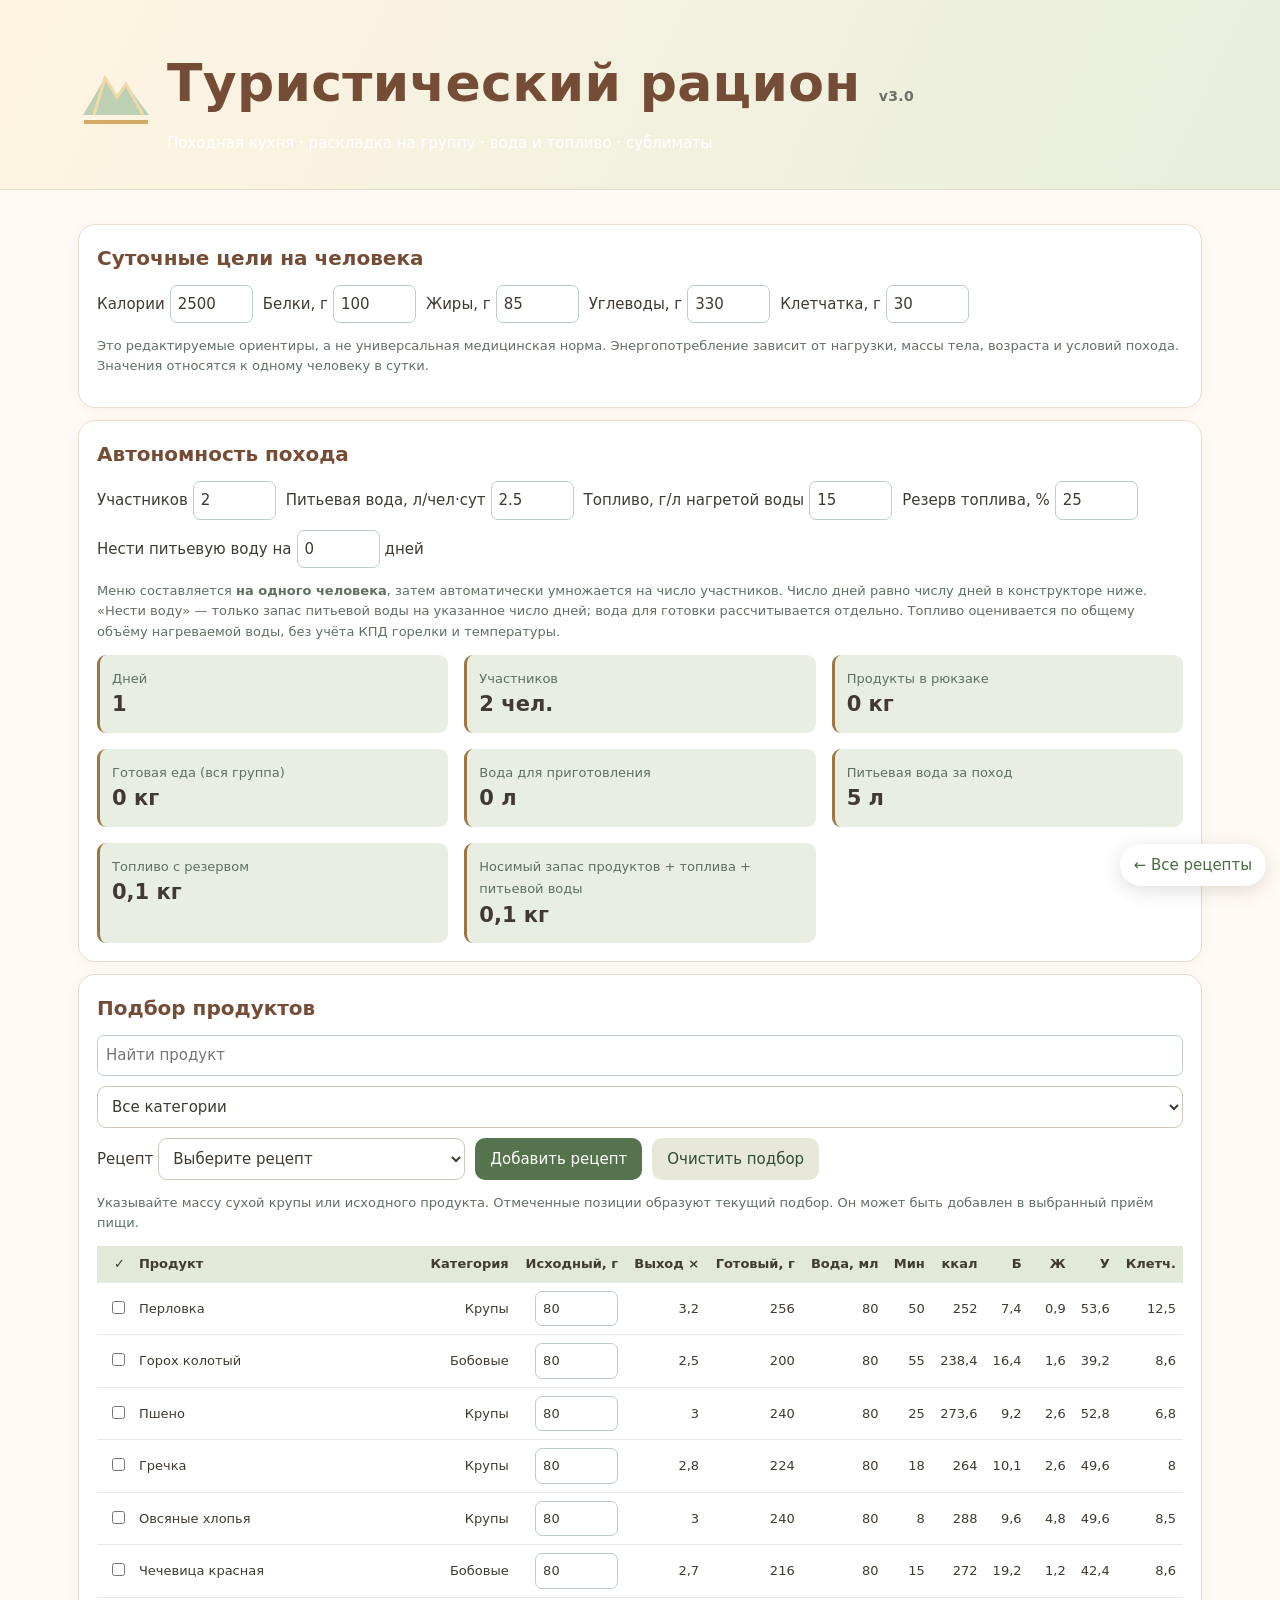
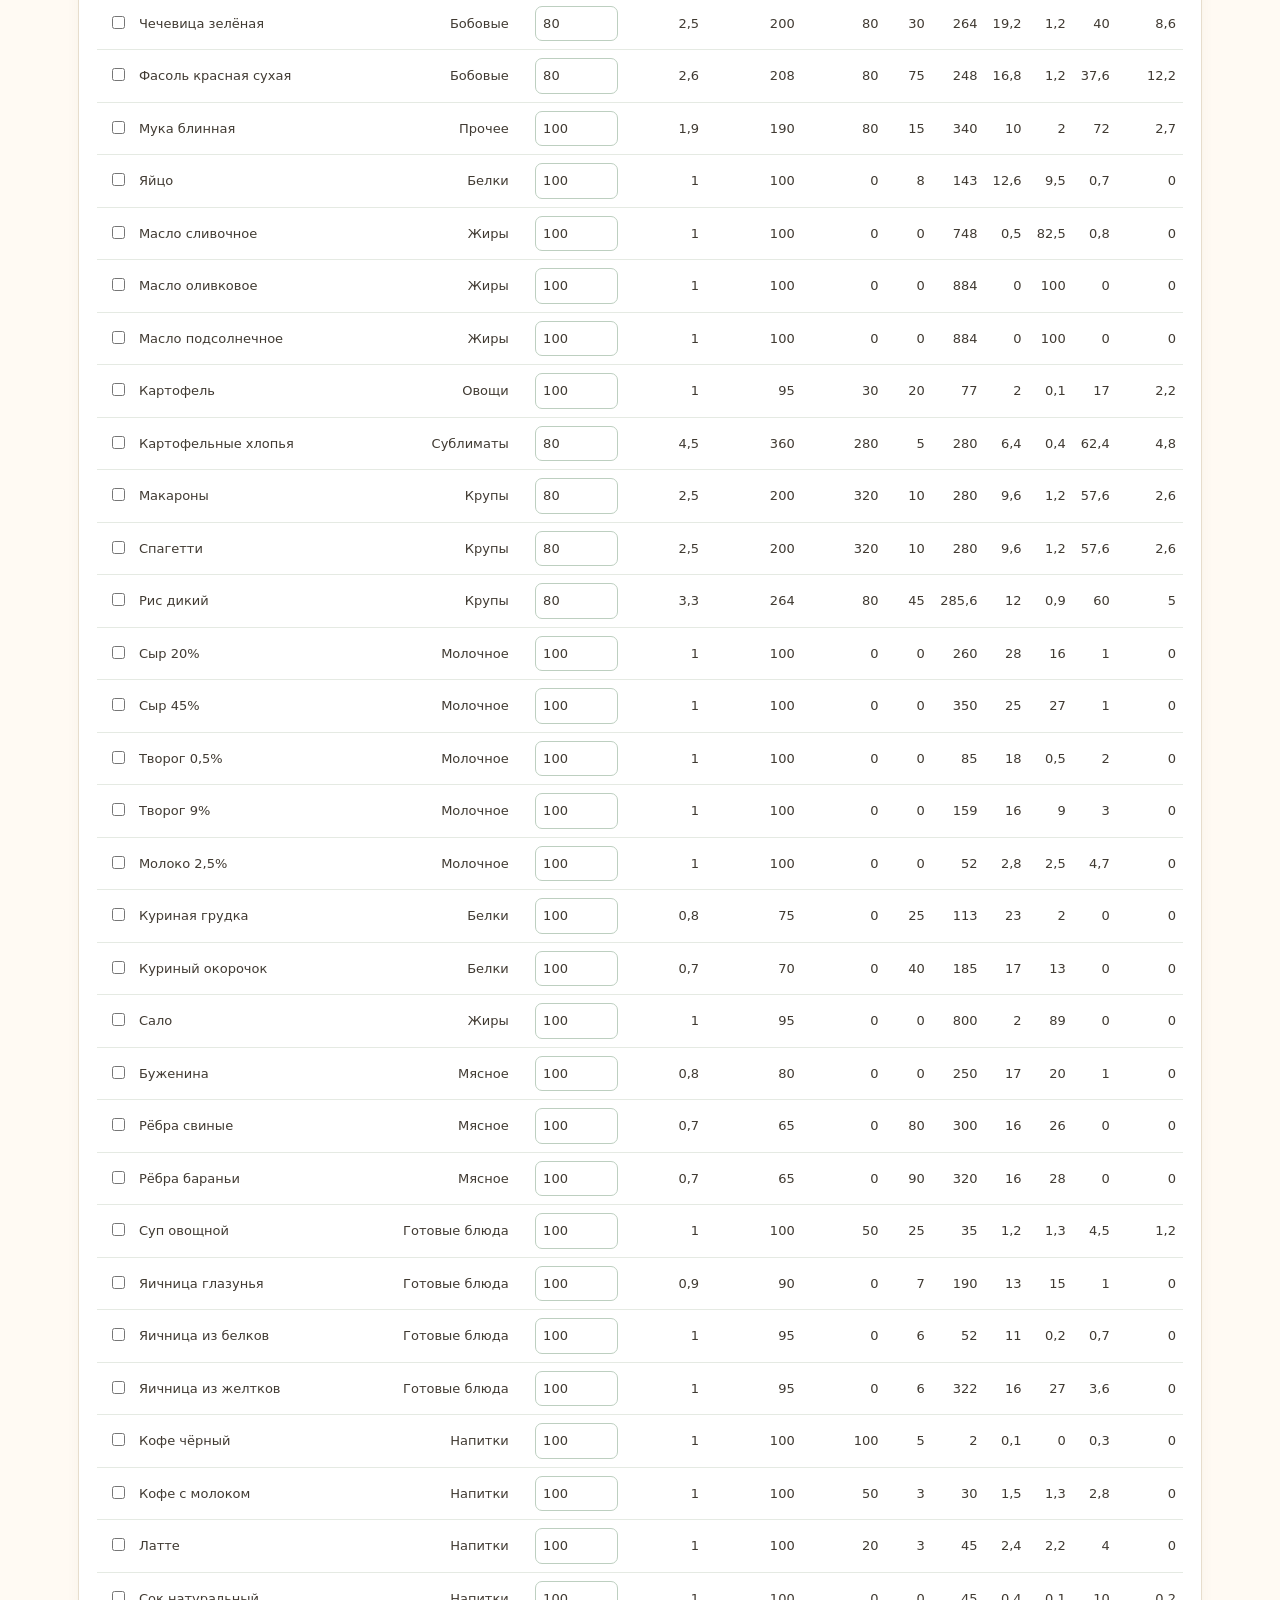
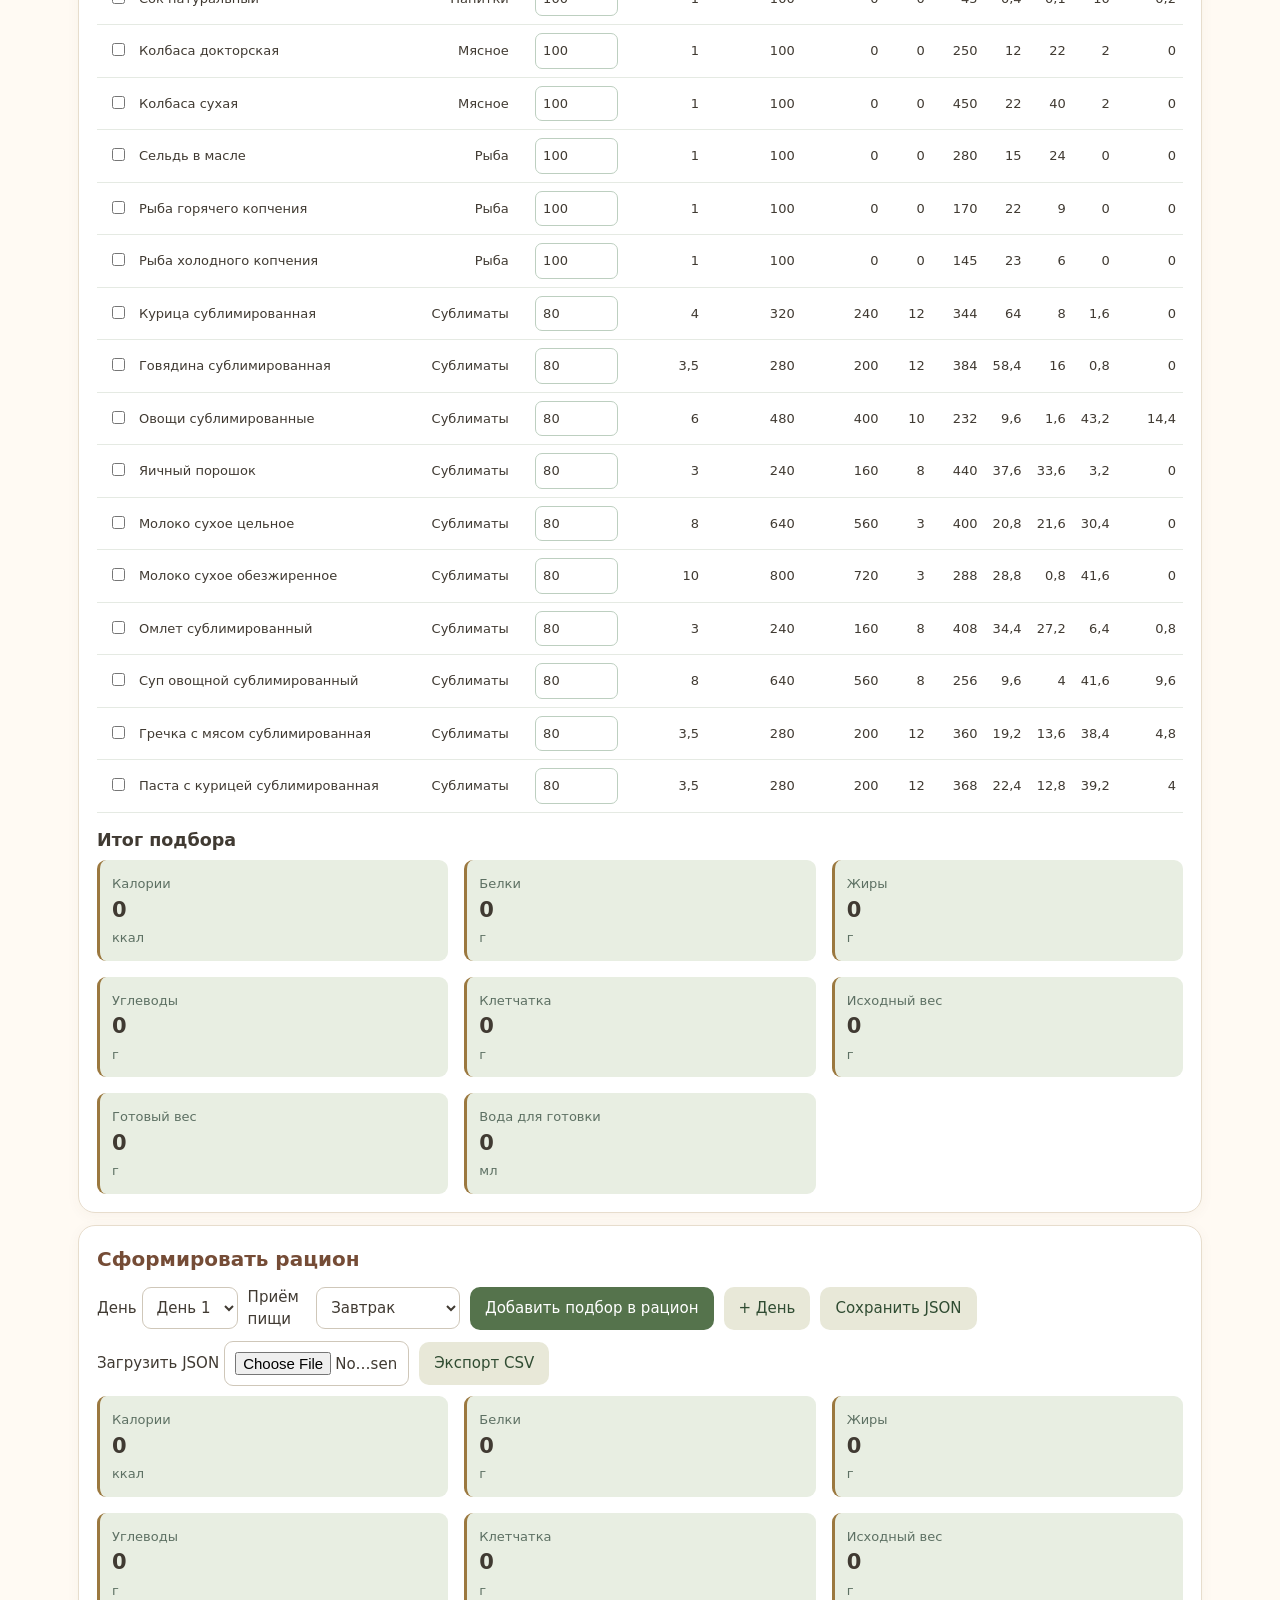
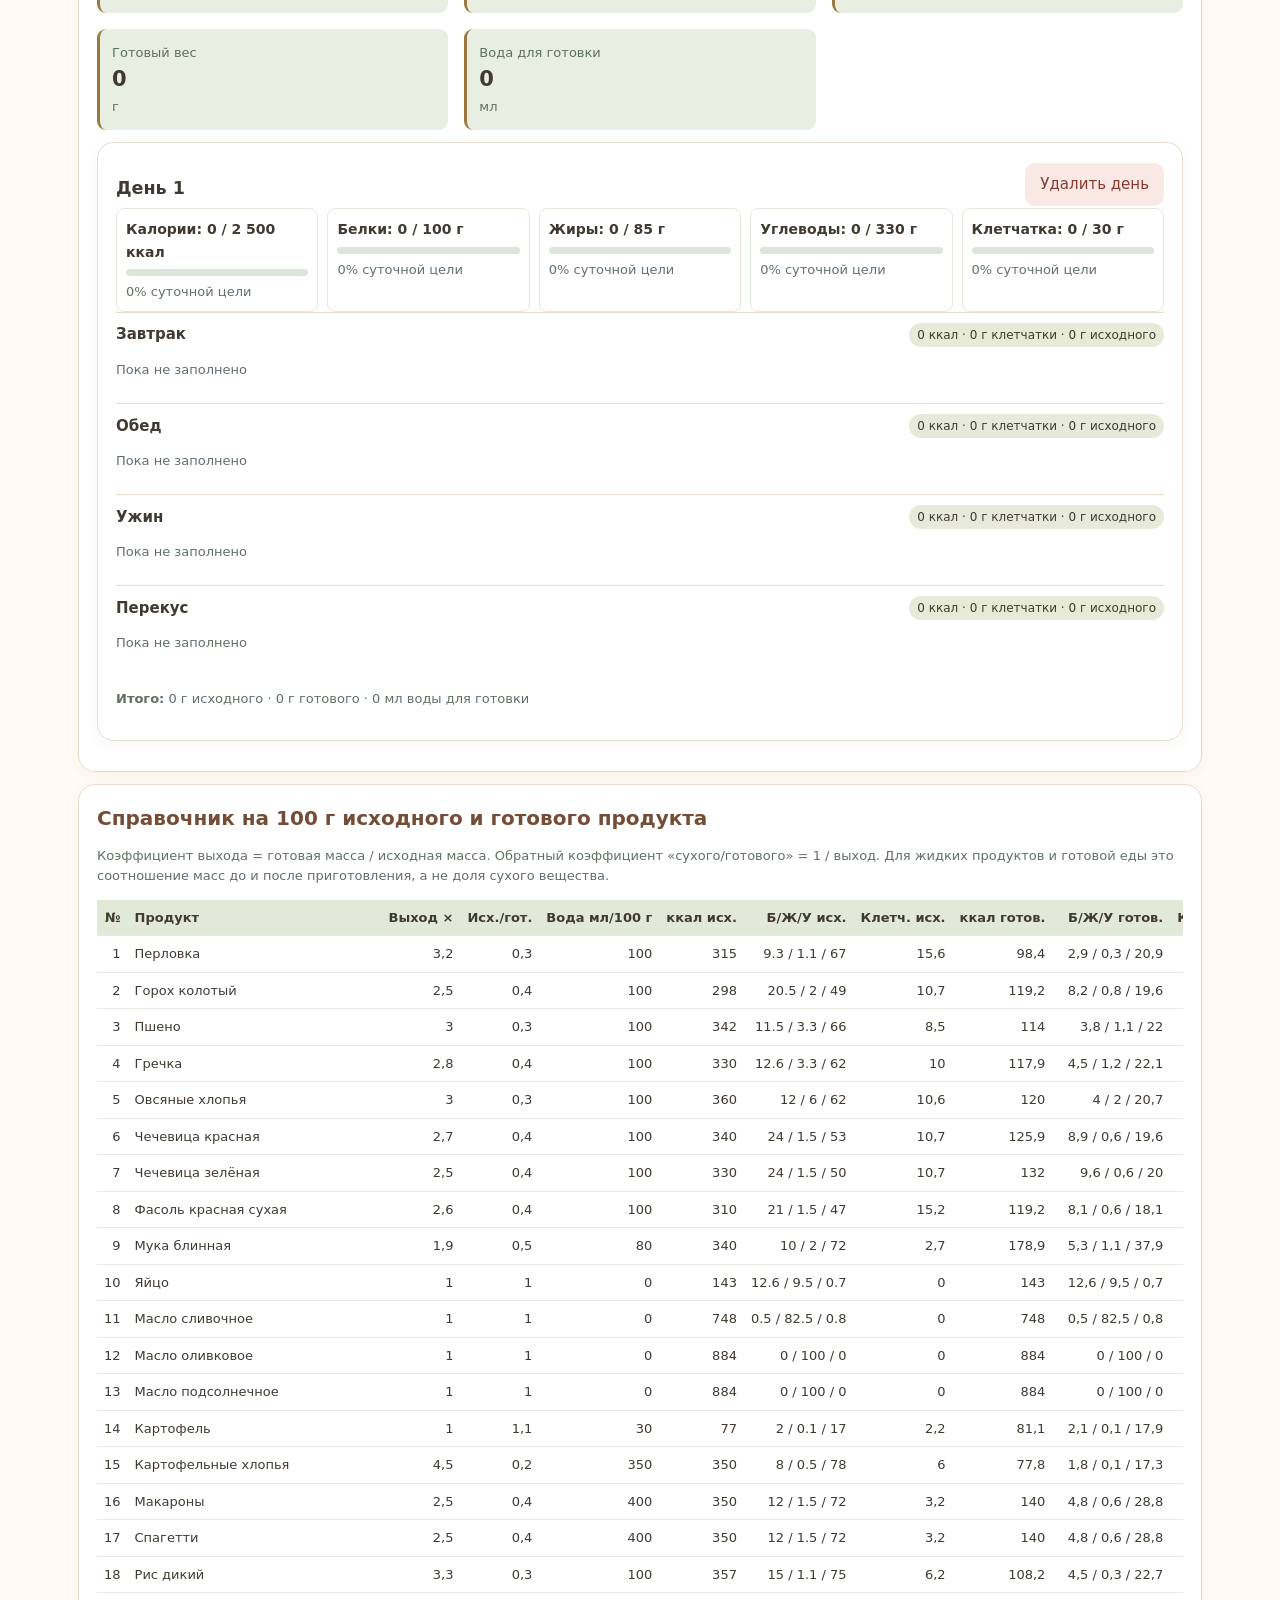
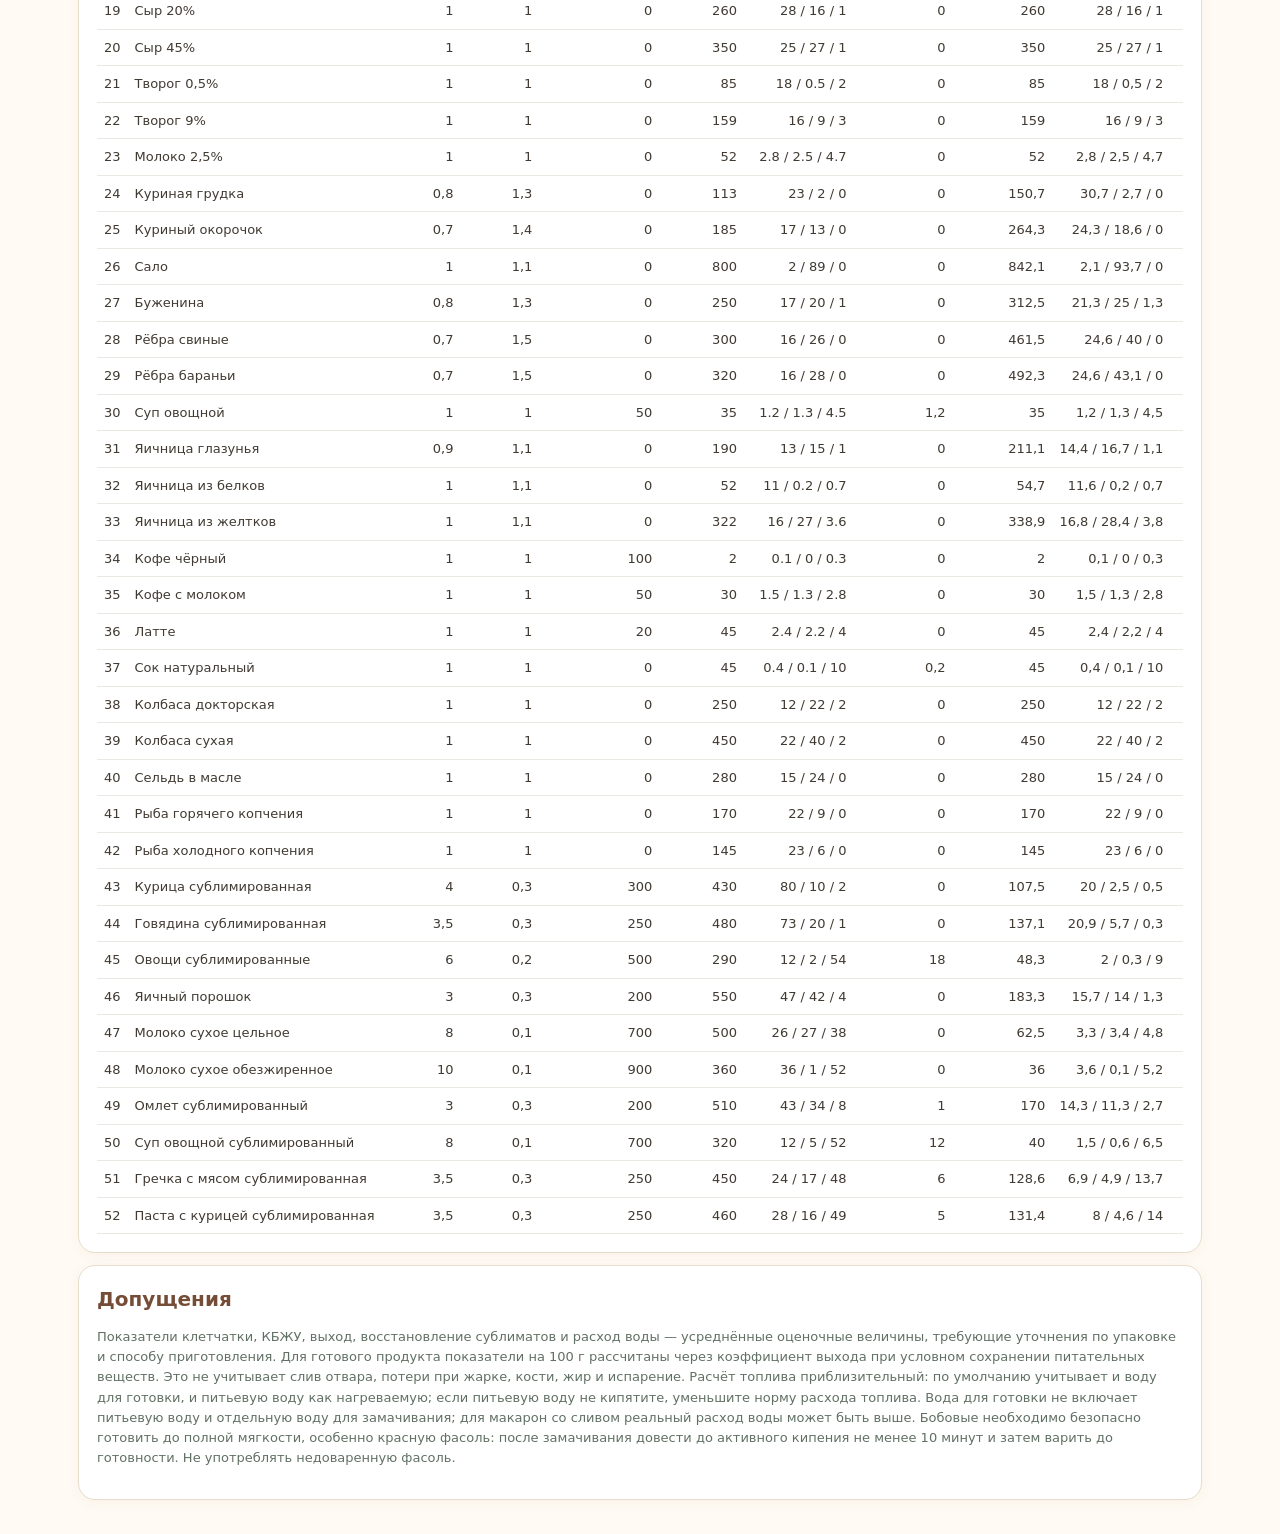
<file: tourism/index.html>
<!doctype html><html lang="ru"><head><meta charset="utf-8"><meta name="viewport" content="width=device-width,initial-scale=1"><title>Туристический рацион v3 — походный планировщик</title><style>
:root{font:15px system-ui,Arial,sans-serif;color:#243a2e;background:#f4f5ef}*{box-sizing:border-box}body{margin:0}header{background:#244d3c;color:white;padding:23px max(16px,calc((100vw - 1250px)/2))}h1{margin:0 0 5px;font-size:29px}main{max-width:1250px;margin:auto;padding:14px}.panel{background:#fff;border:1px solid #dfe7dc;border-radius:14px;padding:17px;margin:12px 0}h2{margin:0 0 12px;font-size:20px}h3{margin:14px 0 7px}.toolbar{display:flex;align-items:center;gap:10px;flex-wrap:wrap;margin:10px 0}.toolbar label{display:inline-flex;align-items:center;gap:5px}button,select,input{font:inherit}button{background:#2e7051;color:#fff;border:0;border-radius:8px;padding:9px 12px;cursor:pointer}button:hover{filter:brightness(.94)}button.secondary{background:#e5ede5;color:#244d3c}button.danger{background:#fae8e5;color:#853a30}input[type=number]{width:83px;padding:7px;border:1px solid #bdcfc0;border-radius:7px}input[type=search],select{padding:8px;border:1px solid #bdcfc0;border-radius:7px;max-width:100%}.cards{display:grid;grid-template-columns:repeat(auto-fit,minmax(150px,1fr));gap:9px}.metric{background:#edf4ec;padding:12px;border-radius:9px}.metric b{display:block;font-size:21px}.metric small,.muted{color:#5d7063}.scroll{overflow:auto}table{width:100%;border-collapse:collapse;font-size:13px}th,td{border-bottom:1px solid #e5eae3;padding:8px 7px;text-align:right;white-space:nowrap}th{background:#edf3e9;position:sticky;top:0}th:nth-child(2),td:nth-child(2){text-align:left}.selected{background:#f0f8ef}.note{font-size:13px;color:#617064;line-height:1.55}.progress{height:7px;border-radius:5px;background:#dce5d9;overflow:hidden;margin:6px 0}.progress span{display:block;height:100%;background:#4b9366}.targets{display:grid;grid-template-columns:repeat(auto-fit,minmax(145px,1fr));gap:9px}.target{padding:9px;border:1px solid #e0e8dc;border-radius:8px}.target b{font-size:14px}.target small{display:block;color:#607366}.day{border:1px solid #d9e6d8;border-radius:11px;margin:12px 0;padding:12px}.meal{padding:9px;border-top:1px solid #e7eee6}.meal-head{display:flex;justify-content:space-between;align-items:center;flex-wrap:wrap;gap:8px}.meal ul{margin:7px 0;padding-left:21px}.meal li{padding:3px 0}.meal li button{padding:2px 7px;margin-left:7px}.pill{display:inline-block;padding:3px 8px;border-radius:15px;background:#e9f1e6;font-size:12px}.grid2{display:grid;grid-template-columns:repeat(auto-fit,minmax(270px,1fr));gap:12px}details{margin-top:10px}@media(max-width:600px){header{padding:18px}h1{font-size:24px}.panel{padding:12px}th,td{padding:6px 5px}}

:root{color:#243526;background:#e8e5d7}body{background:linear-gradient(145deg,#e2e7d9,#f1e6d4 65%,#e6e5d7)}header{background:linear-gradient(115deg,#203d30,#3e5a37 55%,#76603d);border-bottom:5px solid #c48a42}header h1{letter-spacing:.3px}.panel{background:#fffdf7;border:1px solid #d4d8c7;box-shadow:0 4px 18px #354b2d12}button{background:#416547}button:hover{background:#305039}button.secondary{background:#e8e8d8;color:#304c32}.metric{background:#e8eee2;border-left:3px solid #9b783f}th{background:#e2e9d8}.selected{background:#f0f2df}.pill{background:#e7ead8}.progress span{background:#a77938}.day{background:#fbfaf3}.hero{display:flex;align-items:center;gap:15px}.hero svg{flex-shrink:0}.tag{display:inline-block;background:#d7e4ce;color:#345139;border-radius:6px;padding:3px 8px;font-size:12px;margin-right:6px}.warning{border-left:4px solid #b87934;padding:10px 12px;background:#fff2dd}.compact{font-size:12px}.dayhead{display:flex;align-items:center;justify-content:space-between;gap:8px;flex-wrap:wrap}
</style><script type="text/javascript" nonce="449635eae4eb4bde979d36333bb" src="//local.adguard.org?ts=1794570035484&amp;type=content-script&amp;dmn=chatgpt.com&amp;url=https%3A%2F%2Fchatgpt.com%2Fbackend-api%2Festuary%2Fcontent%3Fid%3Dfile_000000006c208243a1f1dc1f67929b71%26fn%3Dtourist-ration-v3%25281%2529.html%26cd%3Dattachment%26ts%3D498491%26p%3Dfs%26cid%3D1%26sig%3D248429adfb195d6d1f3e32eeb22dd22e25d27a873a55d54a389b50df95263026%26v%3D0&amp;app=msedge.exe&amp;css=2&amp;js=1&amp;rel=1&amp;rji=1&amp;sbe=1&amp;stealth=1&amp;st-loc&amp;st-flash&amp;st-dnt"></script><script type="text/javascript" nonce="449635eae4eb4bde979d36333bb" src="//local.adguard.org?ts=1794570035484&amp;name=AdGuard%20Extra&amp;name=AdGuard%20Popup%20Blocker&amp;type=user-script"></script><link rel="stylesheet" href="../assets/site.css"></head><body><a class="site-home" href="../index.html">← Все рецепты</a><header><div class="hero"><svg width="72" height="72" viewBox="0 0 72 72" aria-hidden="true"><path d="M3 57 25 20l12 19 9-13 23 31Z" fill="#bed0b4"/><path d="m14 57 11-37 12 19 9-13 17 31" fill="none" stroke="#f0d9ad" stroke-width="3"/><path d="M4 64h64" stroke="#d5aa65" stroke-width="4"/></svg><div><h1>Туристический рацион <small style="font-size:14px">v3.0</small></h1><div>Походная кухня · раскладка на группу · вода и топливо · сублиматы</div></div></header><main>
<section class="panel"><h2>Суточные цели на человека</h2><div class="toolbar"><label>Калории <input id="goalK" type="number" min="1" value="2500"></label><label>Белки, г <input id="goalP" type="number" min="1" value="100"></label><label>Жиры, г <input id="goalF" type="number" min="1" value="85"></label><label>Углеводы, г <input id="goalC" type="number" min="1" value="330"></label><label>Клетчатка, г <input id="goalFi" type="number" min="1" value="30"></label></div><p class="note">Это редактируемые ориентиры, а не универсальная медицинская норма. Энергопотребление зависит от нагрузки, массы тела, возраста и условий похода. Значения относятся к одному человеку в сутки.</p></section>
<section class="panel"><h2>Автономность похода</h2><div class="toolbar"><label>Участников <input id="people" type="number" min="1" max="100" value="2"></label><label>Питьевая вода, л/чел·сут <input id="drink" type="number" min="0" step="0.25" value="2.5"></label><label>Топливо, г/л нагретой воды <input id="fuelRate" type="number" min="0" step="1" value="15"></label><label>Резерв топлива, % <input id="fuelReserve" type="number" min="0" step="5" value="25"></label><label>Нести питьевую воду на <input id="carryDays" type="number" min="0" step="1" value="0"> дней</label></div><p class="note">Меню составляется <b>на одного человека</b>, затем автоматически умножается на число участников. Число дней равно числу дней в конструкторе ниже. «Нести воду» — только запас питьевой воды на указанное число дней; вода для готовки рассчитывается отдельно. Топливо оценивается по общему объёму нагреваемой воды, без учёта КПД горелки и температуры.</p><div class="cards" id="expedition"></div></section>
<section class="panel"><h2>Подбор продуктов</h2><div class="toolbar"><input id="search" type="search" placeholder="Найти продукт"><select id="category"><option value="">Все категории</option></select><label>Рецепт <select id="recipe"><option value="">Выберите рецепт</option></select></label><button id="addRecipe">Добавить рецепт</button><button class="secondary" id="clear">Очистить подбор</button></div><p class="note">Указывайте массу сухой крупы или исходного продукта. Отмеченные позиции образуют текущий подбор. Он может быть добавлен в выбранный приём пищи.</p><div class="scroll"><table><thead><tr><th>✓</th><th>Продукт</th><th>Категория</th><th>Исходный, г</th><th>Выход ×</th><th>Готовый, г</th><th>Вода, мл</th><th>Мин</th><th>ккал</th><th>Б</th><th>Ж</th><th>У</th><th>Клетч.</th></tr></thead><tbody id="rows"></tbody></table></div><h3>Итог подбора</h3><div class="cards" id="totals"></div></section>
<section class="panel"><h2>Сформировать рацион</h2><div class="toolbar"><label>День <select id="daySelect"></select></label><label>Приём пищи <select id="mealSelect"><option value="breakfast">Завтрак</option><option value="lunch">Обед</option><option value="dinner">Ужин</option><option value="snack">Перекус</option></select></label><button id="addMeal">Добавить подбор в рацион</button><button id="addDay" class="secondary">+ День</button><button id="saveJson" class="secondary">Сохранить JSON</button><label class="secondary" style="cursor:pointer">Загрузить JSON <input type="file" id="loadJson" accept="application/json,.json" style="max-width:185px"></label><button id="export" class="secondary">Экспорт CSV</button></div><div class="cards" id="planTotals"></div><div id="days"></div></section>
<section class="panel"><h2>Справочник на 100 г исходного и готового продукта</h2><p class="note">Коэффициент выхода = готовая масса / исходная масса. Обратный коэффициент «сухого/готового» = 1 / выход. Для жидких продуктов и готовой еды это соотношение масс до и после приготовления, а не доля сухого вещества.</p><div class="scroll"><table><thead><tr><th>№</th><th>Продукт</th><th>Выход ×</th><th>Исх./гот.</th><th>Вода мл/100 г</th><th>ккал исх.</th><th>Б/Ж/У исх.</th><th>Клетч. исх.</th><th>ккал готов.</th><th>Б/Ж/У готов.</th><th>Клетч. готов.</th><th>Мин</th></tr></thead><tbody id="reference"></tbody></table></div></section>
<section class="panel"><h2>Допущения</h2><p class="note">Показатели клетчатки, КБЖУ, выход, восстановление сублиматов и расход воды — усреднённые оценочные величины, требующие уточнения по упаковке и способу приготовления. Для готового продукта показатели на 100 г рассчитаны через коэффициент выхода при условном сохранении питательных веществ. Это не учитывает слив отвара, потери при жарке, кости, жир и испарение. Расчёт топлива приблизительный: по умолчанию учитывает и воду для готовки, и питьевую воду как нагреваемую; если питьевую воду не кипятите, уменьшите норму расхода топлива. Вода для готовки не включает питьевую воду и отдельную воду для замачивания; для макарон со сливом реальный расход воды может быть выше. Бобовые необходимо безопасно готовить до полной мягкости, особенно красную фасоль: после замачивания довести до активного кипения не менее 10 минут и затем варить до готовности. Не употреблять недоваренную фасоль.</p></section>
</main><script>
const data=[["Перловка", "Крупы", 315, 9.3, 1.1, 67, 3.2, 50, 1.0, 45], ["Горох колотый", "Бобовые", 298, 20.5, 2, 49, 2.5, 55, 1, 55], ["Пшено", "Крупы", 342, 11.5, 3.3, 66, 3, 25, 1, 25], ["Гречка", "Крупы", 330, 12.6, 3.3, 62, 2.8, 18, 1, 20], ["Овсяные хлопья", "Крупы", 360, 12, 6, 62, 3, 8, 1, 10], ["Чечевица красная", "Бобовые", 340, 24, 1.5, 53, 2.7, 15, 1, 20], ["Чечевица зелёная", "Бобовые", 330, 24, 1.5, 50, 2.5, 30, 1, 30], ["Фасоль красная сухая", "Бобовые", 310, 21, 1.5, 47, 2.6, 75, 1, 75], ["Мука блинная", "Прочее", 340, 10, 2, 72, 1.9, 15, 0.8, 15], ["Яйцо", "Белки", 143, 12.6, 9.5, 0.7, 1, 8, 0, 8], ["Масло сливочное", "Жиры", 748, 0.5, 82.5, 0.8, 1, 0, 0, 0], ["Масло оливковое", "Жиры", 884, 0, 100, 0, 1, 0, 0, 0], ["Масло подсолнечное", "Жиры", 884, 0, 100, 0, 1, 0, 0, 0], ["Картофель", "Овощи", 77, 2, 0.1, 17, 0.95, 20, 0.3, 20], ["Картофельные хлопья", "Сублиматы", 350, 8, 0.5, 78, 4.5, 5, 3.5, 5], ["Макароны", "Крупы", 350, 12, 1.5, 72, 2.5, 10, 4, 10], ["Спагетти", "Крупы", 350, 12, 1.5, 72, 2.5, 10, 4, 10], ["Рис дикий", "Крупы", 357, 15, 1.1, 75, 3.3, 45, 1, 45], ["Сыр 20%", "Молочное", 260, 28, 16, 1, 1, 0, 0, 0], ["Сыр 45%", "Молочное", 350, 25, 27, 1, 1, 0, 0, 0], ["Творог 0,5%", "Молочное", 85, 18, 0.5, 2, 1, 0, 0, 0], ["Творог 9%", "Молочное", 159, 16, 9, 3, 1, 0, 0, 0], ["Молоко 2,5%", "Молочное", 52, 2.8, 2.5, 4.7, 1, 0, 0, 0], ["Куриная грудка", "Белки", 113, 23, 2, 0, 0.75, 25, 0, 25], ["Куриный окорочок", "Белки", 185, 17, 13, 0, 0.7, 40, 0, 40], ["Сало", "Жиры", 800, 2, 89, 0, 0.95, 0, 0, 0], ["Буженина", "Мясное", 250, 17, 20, 1, 0.8, 0, 0, 0], ["Рёбра свиные", "Мясное", 300, 16, 26, 0, 0.65, 80, 0, 80], ["Рёбра бараньи", "Мясное", 320, 16, 28, 0, 0.65, 90, 0, 90], ["Суп овощной", "Готовые блюда", 35, 1.2, 1.3, 4.5, 1, 25, 0.5, 25], ["Яичница глазунья", "Готовые блюда", 190, 13, 15, 1, 0.9, 7, 0, 7], ["Яичница из белков", "Готовые блюда", 52, 11, 0.2, 0.7, 0.95, 6, 0, 6], ["Яичница из желтков", "Готовые блюда", 322, 16, 27, 3.6, 0.95, 6, 0, 6], ["Кофе чёрный", "Напитки", 2, 0.1, 0, 0.3, 1, 5, 1, 5], ["Кофе с молоком", "Напитки", 30, 1.5, 1.3, 2.8, 1, 3, 0.5, 3], ["Латте", "Напитки", 45, 2.4, 2.2, 4, 1, 3, 0.2, 3], ["Сок натуральный", "Напитки", 45, 0.4, 0.1, 10, 1, 0, 0, 0], ["Колбаса докторская", "Мясное", 250, 12, 22, 2, 1, 0, 0, 0], ["Колбаса сухая", "Мясное", 450, 22, 40, 2, 1, 0, 0, 0], ["Сельдь в масле", "Рыба", 280, 15, 24, 0, 1, 0, 0, 0], ["Рыба горячего копчения", "Рыба", 170, 22, 9, 0, 1, 0, 0, 0], ["Рыба холодного копчения", "Рыба", 145, 23, 6, 0, 1, 0, 0, 0]];
const recipes=[["Гречка с куриной грудкой", [[3, 80], [23, 150], [11, 10]]], ["Чечевица с бужениной", [[5, 90], [26, 100]]], ["Пюре с рыбой горячего копчения", [[14, 70], [39, 120], [10, 10]]], ["Перловка с куриным окорочком", [[0, 90], [24, 160]]], ["Макароны с сыром", [[15, 100], [19, 40], [11, 10]]], ["Овсянка на молоке", [[4, 70], [22, 200], [10, 10]]], ["Гороховое пюре с салом", [[1, 90], [25, 30]]], ["Рис дикий с рыбой", [[17, 75], [40, 120], [12, 10]]], ["Фасоль с бужениной", [[7, 90], [26, 100]]], ["Туристический завтрак", [[9, 120], [15, 70], [19, 30]]]];
// Ориентировочная клетчатка, г/100 г исходного продукта, в порядке базы.
const fibers=[15.6,10.7,8.5,10,10.6,10.7,10.7,15.2,2.7,0,0,0,0,2.2,6,3.2,3.2,6.2,0,0,0,0,0,0,0,0,0,0,0,1.2,0,0,0,0,0,0,0.2,0,0,0,0,0];
// Сублиматы: оценочные данные на 100 г сухого продукта, вода для восстановления в мл/г.
const freeze=[
["Курица сублимированная","Сублиматы",430,80,10,2,4.0,12,3.0,0],
["Говядина сублимированная","Сублиматы",480,73,20,1,3.5,12,2.5,0],
["Овощи сублимированные","Сублиматы",290,12,2,54,6.0,10,5.0,18],
["Яичный порошок","Сублиматы",550,47,42,4,3.0,8,2.0,0],
["Молоко сухое цельное","Сублиматы",500,26,27,38,8.0,3,7.0,0],
["Молоко сухое обезжиренное","Сублиматы",360,36,1,52,10,3,9.0,0],
["Омлет сублимированный","Сублиматы",510,43,34,8,3.0,8,2.0,1],
["Суп овощной сублимированный","Сублиматы",320,12,5,52,8.0,8,7.0,12],
["Гречка с мясом сублимированная","Сублиматы",450,24,17,48,3.5,12,2.5,6],
["Паста с курицей сублимированная","Сублиматы",460,28,16,49,3.5,12,2.5,5]
];
for(const x of freeze){data.push(x.slice(0,9));fibers.push(x[9]);}
const state={};let plan=[{breakfast:[],lunch:[],dinner:[],snack:[]}];const labels={breakfast:'Завтрак',lunch:'Обед',dinner:'Ужин',snack:'Перекус'};const $=id=>document.getElementById(id);const fmt=n=>(Math.round(n*10)/10).toLocaleString('ru-RU');const initial=i=>['Крупы','Бобовые','Сублиматы'].includes(data[i][1])?80:100;
function output(i,g){const d=data[i];return {raw:g,ready:g*d[6],water:g*d[8],kcal:g*d[2]/100,p:g*d[3]/100,fat:g*d[4]/100,c:g*d[5]/100,fi:g*fibers[i]/100,time:d[7]}}
function getSettings(){return Object.fromEntries(['people','drink','fuelRate','fuelReserve','carryDays'].map(id=>[id,$(id).value]))}
function renderExpedition(s){const n=Math.max(1,+$('people').value||1),days=plan.length,drink=Math.max(0,+$('drink').value||0)*days*n,water=s.water*n/1000,raw=s.raw*n/1000,ready=s.ready*n/1000,heat=water+drink,rate=Math.max(0,+$('fuelRate').value||0),reserve=Math.max(0,+$('fuelReserve').value||0),fuel=heat*rate*(1+reserve/100)/1000,carry=Math.min(days,Math.max(0,+$('carryDays').value||0))*Math.max(0,+$('drink').value||0)*n;
const entries=[['Дней',days,''],['Участников',n,'чел.'],['Продукты в рюкзаке',raw,'кг'],['Готовая еда (вся группа)',ready,'кг'],['Вода для приготовления',water,'л'],['Питьевая вода за поход',drink,'л'],['Топливо с резервом',fuel,'кг'],['Носимый запас продуктов + топлива + питьевой воды',raw+fuel+carry,'кг']];$('expedition').innerHTML=entries.map(([a,v,u])=>`<div class="metric"><small>${a}</small><b>${fmt(v)} ${u}</b></div>`).join('')}
const zero=()=>({raw:0,ready:0,water:0,kcal:0,p:0,fat:0,c:0,fi:0});function add(s,v){for(const k of Object.keys(s))s[k]+=v[k]||0;return s}function sumItems(items){let s=zero();for(const [i,g] of items)add(s,output(+i,+g));return s}function picked(){return Object.entries(state).map(([i,g])=>[+i,+g]).filter(x=>x[1]>0)}
function cards(s){return [['Калории',s.kcal,'ккал'],['Белки',s.p,'г'],['Жиры',s.fat,'г'],['Углеводы',s.c,'г'],['Клетчатка',s.fi,'г'],['Исходный вес',s.raw,'г'],['Готовый вес',s.ready,'г'],['Вода для готовки',s.water,'мл']].map(x=>`<div class="metric"><small>${x[0]}</small><b>${fmt(x[1])}</b><small>${x[2]}</small></div>`).join('')}
function renderRows(){const q=$('search').value.toLowerCase(),cat=$('category').value;$('rows').innerHTML=data.map((d,i)=>({d,i})).filter(({d})=>d[0].toLowerCase().includes(q)&&(!cat||d[1]===cat)).map(({d,i})=>{const g=state[i]??initial(i),o=output(i,g),on=state[i]!==undefined;return `<tr class="${on?'selected':''}"><td><input type="checkbox" data-check="${i}" ${on?'checked':''}></td><td>${d[0]}</td><td>${d[1]}</td><td><input type="number" min="0" step="5" value="${g}" data-grams="${i}"></td><td>${fmt(d[6])}</td><td>${fmt(o.ready)}</td><td>${fmt(o.water)}</td><td>${d[7]}</td><td>${fmt(o.kcal)}</td><td>${fmt(o.p)}</td><td>${fmt(o.fat)}</td><td>${fmt(o.c)}</td><td>${fmt(o.fi)}</td></tr>`}).join('');$('totals').innerHTML=cards(sumItems(picked()))}
function targets(s){const specs=[['Калории',s.kcal,'goalK','ккал'],['Белки',s.p,'goalP','г'],['Жиры',s.fat,'goalF','г'],['Углеводы',s.c,'goalC','г'],['Клетчатка',s.fi,'goalFi','г']];return `<div class="targets">${specs.map(([n,v,id,u])=>{const goal=Math.max(1,+$(id).value||1),pct=v/goal*100;return `<div class="target"><b>${n}: ${fmt(v)} / ${fmt(goal)} ${u}</b><div class="progress"><span style="width:${Math.min(100,pct)}%"></span></div><small>${fmt(pct)}% суточной цели</small></div>`}).join('')}</div>`}
function renderPlan(){const sel=$('daySelect'),previous=sel.value;sel.innerHTML=plan.map((_,i)=>`<option value="${i}">День ${i+1}</option>`).join('');sel.value=previous&&+previous<plan.length?previous:String(plan.length-1);let all=zero();let html='';plan.forEach((day,di)=>{let ds=zero();let meals='';for(const [key,title] of Object.entries(labels)){const items=day[key]||[],s=sumItems(items);add(ds,s);meals+=`<div class="meal"><div class="meal-head"><b>${title}</b><span class="pill">${fmt(s.kcal)} ккал · ${fmt(s.fi)} г клетчатки · ${fmt(s.raw)} г исходного</span></div>${items.length?`<ul>${items.map(([i,g],j)=>`<li>${data[i][0]} — ${fmt(g)} г <button class="danger" data-remove="${di}|${key}|${j}" title="Удалить">×</button></li>`).join('')}</ul>`:'<p class="note">Пока не заполнено</p>'}</div>`}add(all,ds);html+=`<div class="day"><div class="meal-head"><h3>День ${di+1}</h3><button class="danger" data-delete-day="${di}" ${plan.length===1?'disabled':''}>Удалить день</button></div>${targets(ds)}${meals}<p class="note"><b>Итого:</b> ${fmt(ds.raw)} г исходного · ${fmt(ds.ready)} г готового · ${fmt(ds.water)} мл воды для готовки</p></div>`});$('days').innerHTML=html;$('planTotals').innerHTML=cards(all);renderExpedition(all);persist()}
function persist(){try{localStorage.setItem('tourist-ration-v3',JSON.stringify({plan,goals:['goalK','goalP','goalF','goalC','goalFi'].map(id=>$(id).value),settings:getSettings()}))}catch(e){}}
function download(name,content,type){const b=new Blob([content],{type}),a=document.createElement('a');a.href=URL.createObjectURL(b);a.download=name;a.click();setTimeout(()=>URL.revokeObjectURL(a.href),1000)}
$('rows').addEventListener('change',e=>{const i=e.target.dataset.check;if(i!==undefined){if(e.target.checked)state[i]=Math.max(0,+e.target.closest('tr').querySelector('[data-grams]').value||0);else delete state[i];renderRows()}});
$('rows').addEventListener('input',e=>{const i=e.target.dataset.grams;if(i!==undefined){state[i]=Math.max(0,+e.target.value||0);renderRows()}});
$('search').oninput=renderRows;$('category').onchange=renderRows;$('clear').onclick=()=>{for(const k of Object.keys(state))delete state[k];renderRows()};$('addRecipe').onclick=()=>{const r=recipes[$('recipe').value];if(!r)return;for(const [i,g] of r[1])state[i]=(state[i]||0)+g;renderRows()};
$('addMeal').onclick=()=>{const items=picked();if(!items.length){alert('Сначала выберите продукты.');return}const d=+$('daySelect').value,key=$('mealSelect').value;plan[d][key].push(...items.map(x=>[...x]));renderPlan()};$('addDay').onclick=()=>{plan.push({breakfast:[],lunch:[],dinner:[],snack:[]});renderPlan()};$('days').onclick=e=>{const r=e.target.dataset.remove;if(r){const [di,key,j]=r.split('|');plan[+di][key].splice(+j,1);renderPlan()}const d=e.target.dataset.deleteDay;if(d!==undefined&&plan.length>1){plan.splice(+d,1);renderPlan()}};
for(const id of ['goalK','goalP','goalF','goalC','goalFi','people','drink','fuelRate','fuelReserve','carryDays'])$(id).oninput=renderPlan;
$('saveJson').onclick=()=>download('tourist-ration-v3.json',JSON.stringify({version:3,plan,settings:getSettings(),goals:['goalK','goalP','goalF','goalC','goalFi'].map(id=>$(id).value)},null,2),'application/json');
$('loadJson').onchange=async e=>{const file=e.target.files[0];if(!file)return;try{const x=JSON.parse(await file.text());if(!Array.isArray(x.plan)||!x.plan.every(d=>['breakfast','lunch','dinner'].every(k=>Array.isArray(d[k]))))throw Error('Неверная структура');plan=x.plan.map(d=>({...d,snack:Array.isArray(d.snack)?d.snack:[]})); if(x.settings)Object.entries(x.settings).forEach(([id,v])=>{if($(id))$(id).value=v});if(Array.isArray(x.goals))['goalK','goalP','goalF','goalC','goalFi'].forEach((id,i)=>{if(+x.goals[i]>0)$(id).value=x.goals[i]});renderPlan()}catch(err){alert('Не удалось прочитать рацион: '+err.message)}e.target.value=''};
$('export').onclick=()=>{let lines=[['День','Приём пищи','Продукт','Исходный вес г','Готовый вес г','Вода мл','ккал','Белки г','Жиры г','Углеводы г','Клетчатка г']];plan.forEach((day,di)=>Object.entries(labels).forEach(([key,label])=>day[key].forEach(([i,g])=>{const o=output(i,g);lines.push([di+1,label,data[i][0],g,o.ready,o.water,o.kcal,o.p,o.fat,o.c,o.fi])})));download('tourist-ration-v3.csv','\ufeff'+lines.map(r=>r.map(x=>typeof x==='number'?fmt(x):x).join(';')).join('\r\n'),'text/csv;charset=utf-8')};
[...new Set(data.map(d=>d[1]))].sort().forEach(c=>$('category').add(new Option(c,c)));recipes.forEach((r,i)=>$('recipe').add(new Option(r[0],i)));
$('reference').innerHTML=data.map((d,i)=>`<tr><td>${i+1}</td><td>${d[0]}</td><td>${fmt(d[6])}</td><td>${fmt(1/d[6])}</td><td>${fmt(d[8]*100)}</td><td>${d[2]}</td><td>${d.slice(3,6).join(' / ')}</td><td>${fmt(fibers[i])}</td><td>${fmt(d[2]/d[6])}</td><td>${d.slice(3,6).map(x=>fmt(x/d[6])).join(' / ')}</td><td>${fmt(fibers[i]/d[6])}</td><td>${d[7]}</td></tr>`).join('');
try{const saved=JSON.parse(localStorage.getItem('tourist-ration-v3')||localStorage.getItem('tourist-ration-v2')||'null');if(saved&&Array.isArray(saved.plan)&&saved.plan.length){plan=saved.plan.map(d=>({...d,snack:Array.isArray(d.snack)?d.snack:[]}));if(saved.settings)Object.entries(saved.settings).forEach(([id,v])=>{if($(id))$(id).value=v});if(Array.isArray(saved.goals))['goalK','goalP','goalF','goalC','goalFi'].forEach((id,i)=>{if(+saved.goals[i]>0)$(id).value=saved.goals[i]})}}catch(e){}renderRows();renderPlan();
</script></body></html>
</file>
<file: assets/site.css>
:root{font-family:system-ui,-apple-system,"Segoe UI",sans-serif;color:#403a32;background:#fffaf3;--ink:#403a32;--green:#496a45;--cream:#fffaf3;--line:#e7ddcd}*{box-sizing:border-box}body{margin:0;background:var(--cream);color:var(--ink);line-height:1.5}a{color:var(--green)}header{background:linear-gradient(115deg,#fff4e2,#e7efdc);padding:34px max(20px,calc((100vw - 1120px)/2));border-bottom:1px solid var(--line)}header h1{font-size:clamp(32px,5vw,52px);margin:10px 0;color:#754c36}header p{max-width:760px}nav{display:flex;flex-wrap:wrap;gap:10px}nav a,.link{background:white;border:1px solid var(--line);border-radius:20px;padding:9px 14px;text-decoration:none;font-weight:650}main{max-width:1160px;padding:22px 18px;margin:auto}h2{color:#754c36}.cards,.grid{display:grid;grid-template-columns:repeat(auto-fit,minmax(min(100%,280px),1fr));gap:16px}.card,.panel,.day{background:white;border:1px solid var(--line);border-radius:17px;overflow:hidden;box-shadow:0 3px 14px #5540260b}.card img{width:100%;height:185px;object-fit:cover;display:block;background:#eee9dd}.inside,.panel,.day{padding:18px}.card h3{margin:8px 0}.tag{display:inline-block;font-size:12px;background:#eaf1e3;color:#3e5e3a;border-radius:15px;padding:4px 9px;margin:3px}.muted,small{color:#6c7067;font-size:13px}.filters{display:grid;grid-template-columns:repeat(auto-fit,minmax(170px,1fr));gap:12px}.filters label{display:block;font-weight:600;font-size:13px}input,select,textarea{width:100%;max-width:100%;padding:10px;border:1px solid #cfc7b9;border-radius:9px;background:white;color:var(--ink);font:inherit}button{cursor:pointer;border:0;border-radius:10px;background:#55734c;color:white;padding:10px 15px;font:inherit}button:focus-visible,a:focus-visible,input:focus-visible,select:focus-visible{outline:3px solid #b08a4b;outline-offset:2px}.diet-buttons{display:flex;gap:9px;flex-wrap:wrap}.diet-buttons button{background:#eee8dc;color:#403a32}.diet-buttons button:hover,.diet-buttons button:focus{background:#55734c;color:white}.diet-explain,.warn{padding:13px;border-left:4px solid #8da47b;background:#f4f6ed;border-radius:9px}.feedback textarea{min-height:110px}.actions{display:flex;gap:8px;flex-wrap:wrap}.nutr{font-size:13px;background:#f8f4e9;border-radius:9px;padding:10px;margin:12px 0}.meal{padding:10px 0;border-top:1px solid var(--line)}.checks{display:flex;flex-wrap:wrap;gap:8px}.checks label{border:1px solid var(--line);border-radius:22px;padding:8px 12px}.checks input{width:auto}.site-home{position:fixed;right:14px;bottom:14px;z-index:20;background:white;padding:10px 14px;border-radius:24px;box-shadow:0 4px 20px #0002;text-decoration:none}@media(max-width:640px){header{padding:25px 18px}.card img{height:165px}}@media print{header,.noprint,.controls,.site-home{display:none!important}.card,.day{break-inside:avoid;box-shadow:none}}
/* Recipe categories, navigation and printable recipe */
.category-toggle{display:inline-flex;align-items:center;gap:9px;width:auto;margin:12px 0;padding:10px 15px;border:1px solid var(--line);border-radius:11px;background:white;color:var(--ink);cursor:pointer;font-weight:650}.category-toggle input{width:18px;height:18px;accent-color:var(--green)}.recipe-categories{display:flex;flex-wrap:wrap;gap:5px;margin:8px 0 12px}.recipe-categories .tag{margin:0}.recipe-actions{display:flex;flex-wrap:wrap;gap:8px;margin-top:12px}.recipe-actions a{display:inline-block;text-decoration:none;background:var(--green);color:#fff;border-radius:9px;padding:9px 13px;font-weight:650}.recipe-actions a.secondary-action{background:#f2ede4;color:#3e5e3a}.recipe-page{max-width:850px;margin:0 auto}.recipe-page .recipe-photo{display:block;width:100%;max-height:380px;object-fit:cover;border-radius:16px}.recipe-page .recipe-ingredients{width:100%;border-collapse:collapse}.recipe-page .recipe-ingredients th,.recipe-page .recipe-ingredients td{text-align:left;border-bottom:1px solid var(--line);padding:10px}.recipe-page .recipe-ingredients td:last-child{text-align:right;white-space:nowrap}.recipe-page .recipe-ingredients th:last-child{text-align:right}.recipe-page .recipe-meta{display:flex;gap:8px;flex-wrap:wrap}.recipe-page .recipe-meta span{padding:7px 11px;background:#eef1e8;border-radius:9px}.recipe-page .recipe-print{margin-top:18px}.categories-hidden .recipe-categories{display:none!important}@media print{.recipe-page header,.recipe-page nav,.recipe-page .recipe-print,.category-toggle,.site-home{display:none!important}.recipe-page .recipe-photo{max-height:180px}.recipe-page .panel{box-shadow:none;border:0;padding:10px 0}.recipe-page main{padding:0}.recipe-page h1{font-size:26px}.recipe-page .recipe-ingredients th,.recipe-page .recipe-ingredients td{padding:5px}}

/* Wide-screen hero line; on narrow screens wrap naturally without overflow */
.hero .hero-subtitle{max-width:none;width:max-content;max-width:100%;font-size:clamp(12px,1.08vw,16px);line-height:1.5;letter-spacing:-.012em}@media(min-width:1120px){.hero .hero-subtitle{white-space:nowrap;font-size:clamp(12px,1.02vw,16px)}}@media(max-width:1119px){.hero .hero-subtitle{width:auto;white-space:normal;overflow-wrap:normal}}.recipe-actions a{display:inline-flex;align-items:center;justify-content:center;gap:4px;white-space:nowrap}

/* Compact recipe action buttons */
.recipe-actions{gap:6px}.recipe-actions a{padding:6px 10px;font-size:13px;line-height:1.3;border-radius:7px;gap:3px}

/* Recipe buttons: additional 20% reduction */
.recipe-actions a{font-size:10.4px!important;padding:4.8px 8px!important;line-height:1.3!important;border-radius:5.6px!important;min-height:0!important;min-width:0!important}.recipe-actions{gap:4.8px!important}

/* Compact heading for individual recipe pages */
.recipe-page>header{padding:14px max(18px,calc((100vw - 850px)/2)) 18px}.recipe-page>header nav{gap:8px;align-items:center}.recipe-page>header nav a{font-size:12px;line-height:1.25;padding:6px 10px;border-radius:9px;font-weight:550}.recipe-page>header h1{font-size:clamp(22px,2.4vw,30px);line-height:1.2;margin:12px 0 0;font-weight:700;letter-spacing:-.02em}@media(max-width:540px){.recipe-page>header{padding:12px 16px 15px}.recipe-page>header h1{font-size:23px}.recipe-page>header nav a{font-size:12px;padding:5px 8px}}

/* Fix recipe header width: the body is full-width, only content is constrained. */
body.recipe-page{width:100%;max-width:none;margin:0}.recipe-page>header{width:100%;padding:16px max(20px,calc((100vw - 850px)/2)) 20px}.recipe-page>header nav{display:flex;flex-direction:row;flex-wrap:wrap;gap:8px;width:100%;max-width:850px}.recipe-page>header nav a{width:auto;max-width:none;white-space:nowrap;flex:0 0 auto}.recipe-page>header h1{max-width:850px;width:100%;font-size:clamp(22px,2.4vw,30px);line-height:1.2;overflow-wrap:break-word}.recipe-page>main{width:100%;max-width:886px;margin:0 auto;padding:22px 18px}@media(max-width:540px){.recipe-page>header{padding:12px 16px 15px}.recipe-page>main{padding:16px}}

/* Recipe header: no viewport-dependent horizontal padding; centered inner container */
body.recipe-page>header{box-sizing:border-box;width:100%;max-width:none;padding:18px 20px 20px!important}body.recipe-page>header .recipe-header-inner{width:100%;max-width:850px;margin:0 auto;min-width:0}body.recipe-page>header .recipe-header-inner nav{display:flex!important;flex-direction:row!important;flex-wrap:wrap!important;align-items:center;justify-content:flex-start;gap:8px;width:100%;max-width:none}body.recipe-page>header .recipe-header-inner nav a{display:inline-flex!important;flex:0 0 auto!important;width:auto!important;white-space:nowrap!important;font-size:12px;line-height:1.25;padding:7px 11px}body.recipe-page>header .recipe-header-inner h1{display:block;width:100%;max-width:none;margin:12px 0 0;font-size:clamp(22px,2.4vw,30px);line-height:1.2;word-break:normal;overflow-wrap:normal}body.recipe-page>main{width:100%;max-width:886px;margin-inline:auto}@media(max-width:540px){body.recipe-page>header{padding:12px 16px 15px!important}}


.select-action{display:inline-block;background:#a65d32!important;color:white!important;padding:9px 13px;border-radius:9px;text-decoration:none;font-weight:650}#selectionPanel[hidden]{display:none}#selectionPanel select{display:block;width:100%}#menuStatus:empty{display:none}@media print{#selectionPanel,#menuStatus{display:none!important}}
</file>
